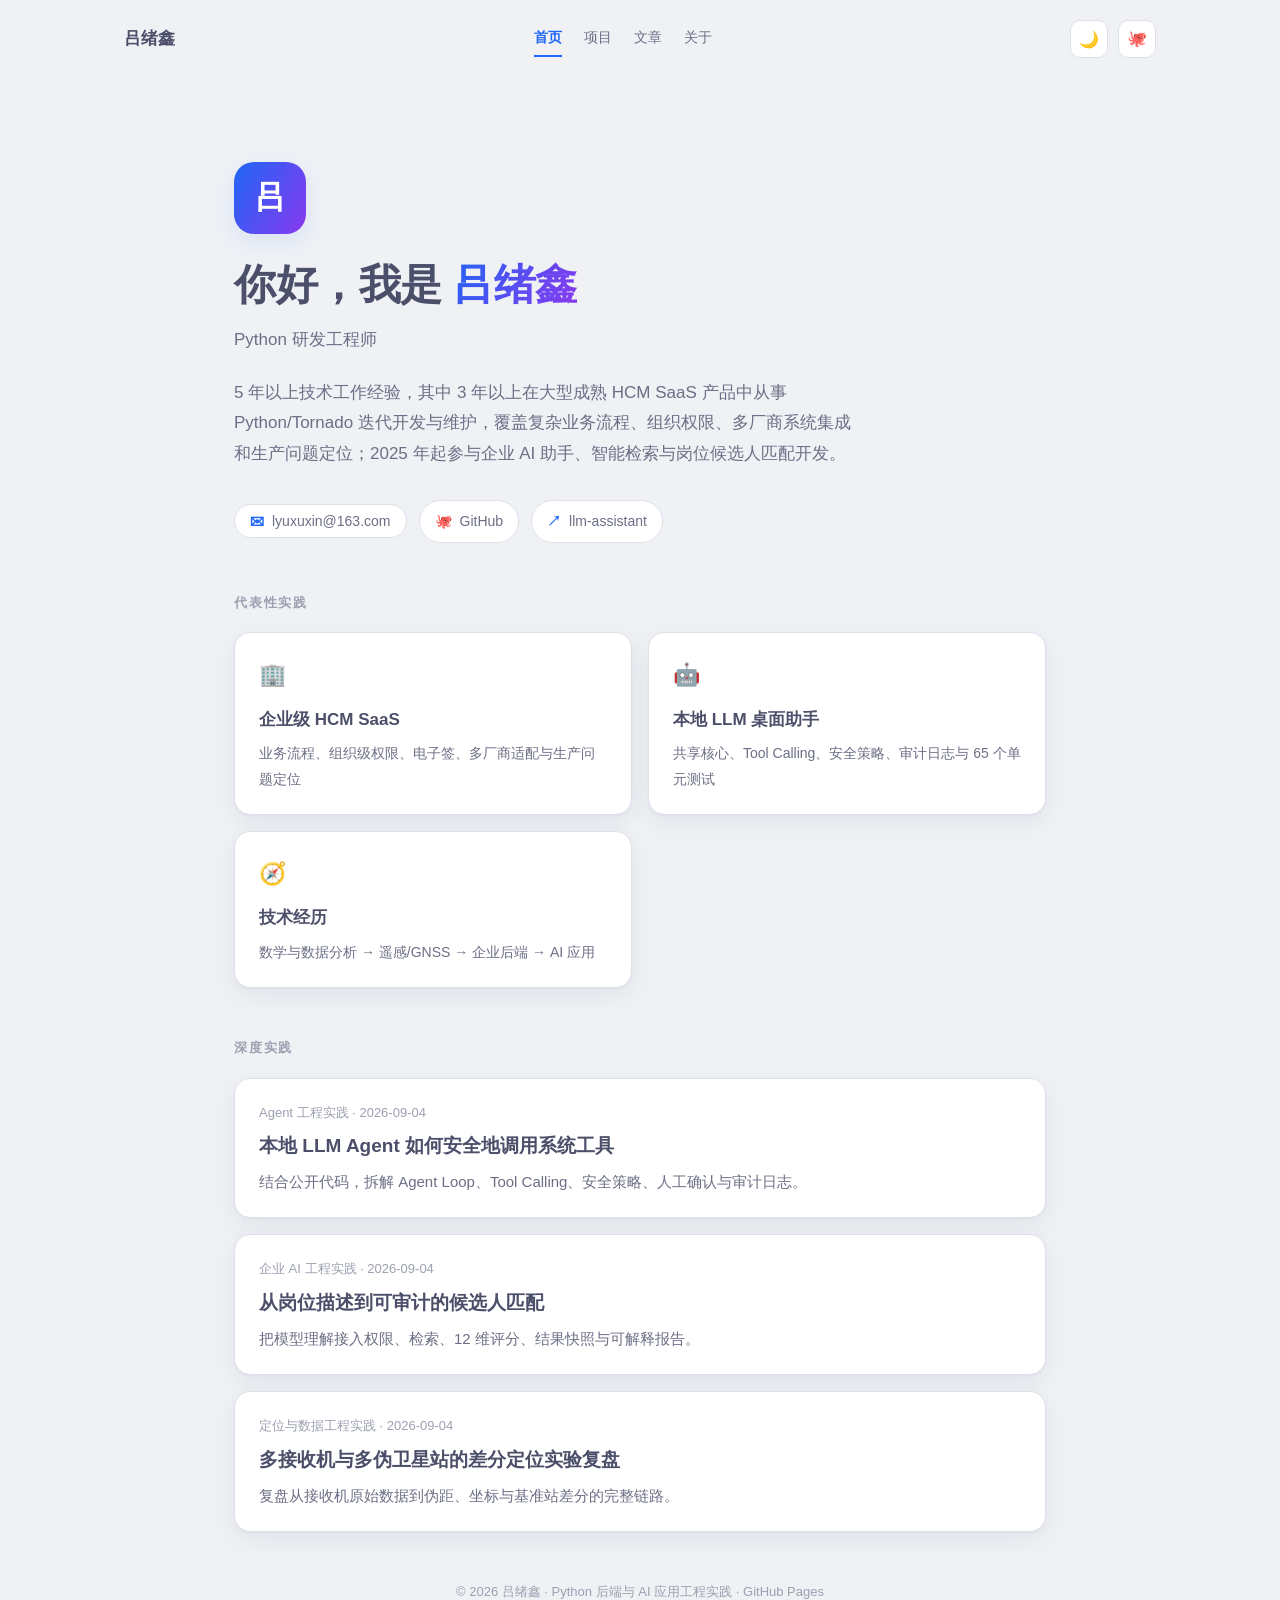
<file: index.html>
<!DOCTYPE html>
<html lang="zh-CN">
<head>
  <meta charset="UTF-8">
  <meta name="viewport" content="width=device-width, initial-scale=1.0">
  <meta name="description" content="吕绪鑫的个人网站 — Python 研发、企业级 SaaS 与 AI 应用工程实践">
  <title>吕绪鑫 · Python 研发工程师</title>
  <link rel="stylesheet" href="/assets/style.css">
  <link rel="icon" href="data:image/svg+xml,<svg xmlns='http://www.w3.org/2000/svg' viewBox='0 0 100 100'><text y='.9em' font-size='90'>🛠️</text></svg>">
</head>
<body>
  <div id="progress"></div>

  <nav class="site-nav">
    <a class="brand" href="/">吕绪鑫</a>
    <div class="nav-links">
      <a href="/" class="active">首页</a>
      <a href="/projects/">项目</a>
      <a href="/posts/">文章</a>
      <a href="/about.html">关于</a>
    </div>
    <div class="nav-right">
      <button id="theme-toggle" class="icon-btn" aria-label="切换明暗主题">🌙</button>
      <a class="icon-btn" href="https://github.com/silaslv" target="_blank" rel="noopener" aria-label="GitHub">🐙</a>
    </div>
  </nav>

  <main class="container">
    <section class="hero">
      <div class="avatar animate">吕</div>
      <h1 class="animate delay-1">你好，我是<span class="grad"> 吕绪鑫</span></h1>
      <p class="tagline animate delay-2">Python 研发工程师</p>
      <p class="bio animate delay-2">
        5 年以上技术工作经验，其中 3 年以上在大型成熟 HCM SaaS 产品中从事 Python/Tornado 迭代开发与维护，覆盖复杂业务流程、组织权限、多厂商系统集成和生产问题定位；2025 年起参与企业 AI 助手、智能检索与岗位候选人匹配开发。
      </p>
      <div class="contacts animate delay-3">
        <button id="copy-email" class="chip copy-email" data-email="lyuxuxin@163.com" title="求职邮箱 · 点击复制">
          <span class="dot">✉</span><span class="email-text">lyuxuxin@163.com</span>
        </button>
        <a class="chip" href="https://github.com/silaslv" target="_blank" rel="noopener">
          <span class="dot">🐙</span> GitHub
        </a>
        <a class="chip" href="https://github.com/silaslv/llm-assistant" target="_blank" rel="noopener">
          <span class="dot">↗</span> llm-assistant
        </a>
      </div>
    </section>

    <section>
      <p class="section-title">代表性实践</p>
      <div class="section-grid evidence-grid animate">
        <a class="entry-card" href="/projects/#hcm">
          <div class="ico">🏢</div>
          <h3>企业级 HCM SaaS</h3>
          <p>业务流程、组织级权限、电子签、多厂商适配与生产问题定位</p>
        </a>
        <a class="entry-card" href="/projects/#llm-assistant">
          <div class="ico">🤖</div>
          <h3>本地 LLM 桌面助手</h3>
          <p>共享核心、Tool Calling、安全策略、审计日志与 65 个单元测试</p>
        </a>
        <a class="entry-card" href="/about.html">
          <div class="ico">🧭</div>
          <h3>技术经历</h3>
          <p>数学与数据分析 → 遥感/GNSS → 企业后端 → AI 应用</p>
        </a>
      </div>
    </section>

    <section>
      <p class="section-title">深度实践</p>
      <a class="post-card animate" href="/posts/2026-09-04-llm-agent-safety-engineering.html">
        <div class="date">Agent 工程实践 · 2026-09-04</div>
        <h2>本地 LLM Agent 如何安全地调用系统工具</h2>
        <p>结合公开代码，拆解 Agent Loop、Tool Calling、安全策略、人工确认与审计日志。</p>
      </a>
      <a class="post-card animate delay-1" href="/posts/2026-09-04-job-candidate-matching-engineering.html">
        <div class="date">企业 AI 工程实践 · 2026-09-04</div>
        <h2>从岗位描述到可审计的候选人匹配</h2>
        <p>把模型理解接入权限、检索、12 维评分、结果快照与可解释报告。</p>
      </a>
      <a class="post-card animate delay-2" href="/posts/2026-09-04-gnss-differential-positioning.html">
        <div class="date">定位与数据工程实践 · 2026-09-04</div>
        <h2>多接收机与多伪卫星站的差分定位实验复盘</h2>
        <p>复盘从接收机原始数据到伪距、坐标与基准站差分的完整链路。</p>
      </a>
    </section>
  </main>

  <footer>
    © 2026 吕绪鑫 · Python 后端与 AI 应用工程实践 · GitHub Pages
  </footer>

  <script src="/assets/main.js"></script>
</body>
</html>
</file>
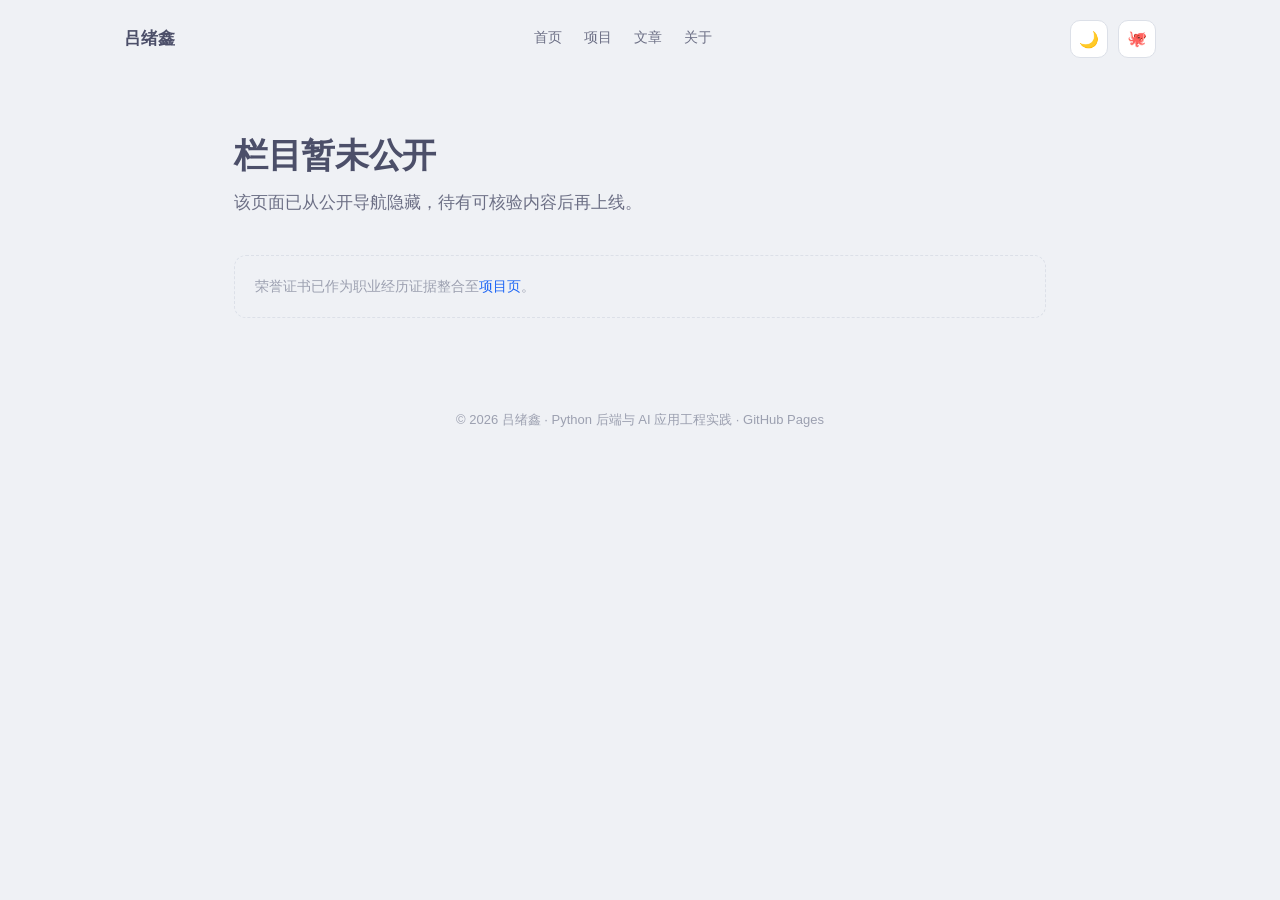
<file: certificates/index.html>
<!DOCTYPE html>
<html lang="zh-CN">
<head>
  <meta charset="UTF-8">
  <meta name="viewport" content="width=device-width, initial-scale=1.0">
  <meta name="robots" content="noindex, nofollow">
  <meta name="description" content="吕绪鑫的证书 — 获奖与资质证明">
  <title>证书 · 吕绪鑫</title>
  <link rel="stylesheet" href="/assets/style.css">
  <link rel="icon" href="data:image/svg+xml,<svg xmlns='http://www.w3.org/2000/svg' viewBox='0 0 100 100'><text y='.9em' font-size='90'>🛠️</text></svg>">
</head>
<body>
  <div id="progress"></div>

  <nav class="site-nav">
    <a class="brand" href="/">吕绪鑫</a>
    <div class="nav-links">
      <a href="/">首页</a>
      <a href="/projects/">项目</a>
      <a href="/posts/">文章</a>
      <a href="/about.html">关于</a>
    </div>
    <div class="nav-right">
      <button id="theme-toggle" class="icon-btn" aria-label="切换明暗主题">🌙</button>
      <a class="icon-btn" href="https://github.com/silaslv" target="_blank" rel="noopener" aria-label="GitHub">🐙</a>
    </div>
  </nav>

  <main class="container">
    <header class="page-header">
      <h1>栏目暂未公开</h1>
      <p class="sub">该页面已从公开导航隐藏，待有可核验内容后再上线。</p>
    </header>

    <div class="empty-note" style="margin-top:16px">
      荣誉证书已作为职业经历证据整合至<a href="/projects/#evidence">项目页</a>。
    </div>

    <section class="cert-grid">
      <!-- 复制以下模板添加一张证书：
      <div class="cert-card">
        <div class="cert-img"><img src="images/2026-05-20-数学竞赛省一等奖.png" alt="证书名称"></div>
        <div class="cert-info">
          <h3>全国大学生数学竞赛省级一等奖</h3>
          <div class="cert-meta">中国数学会 · 本科期间</div>
        </div>
      </div>
      -->
    </section>
  </main>

  <footer>
    © 2026 吕绪鑫 · Python 后端与 AI 应用工程实践 · GitHub Pages
  </footer>

  <script src="/assets/main.js"></script>
</body>
</html>
</file>
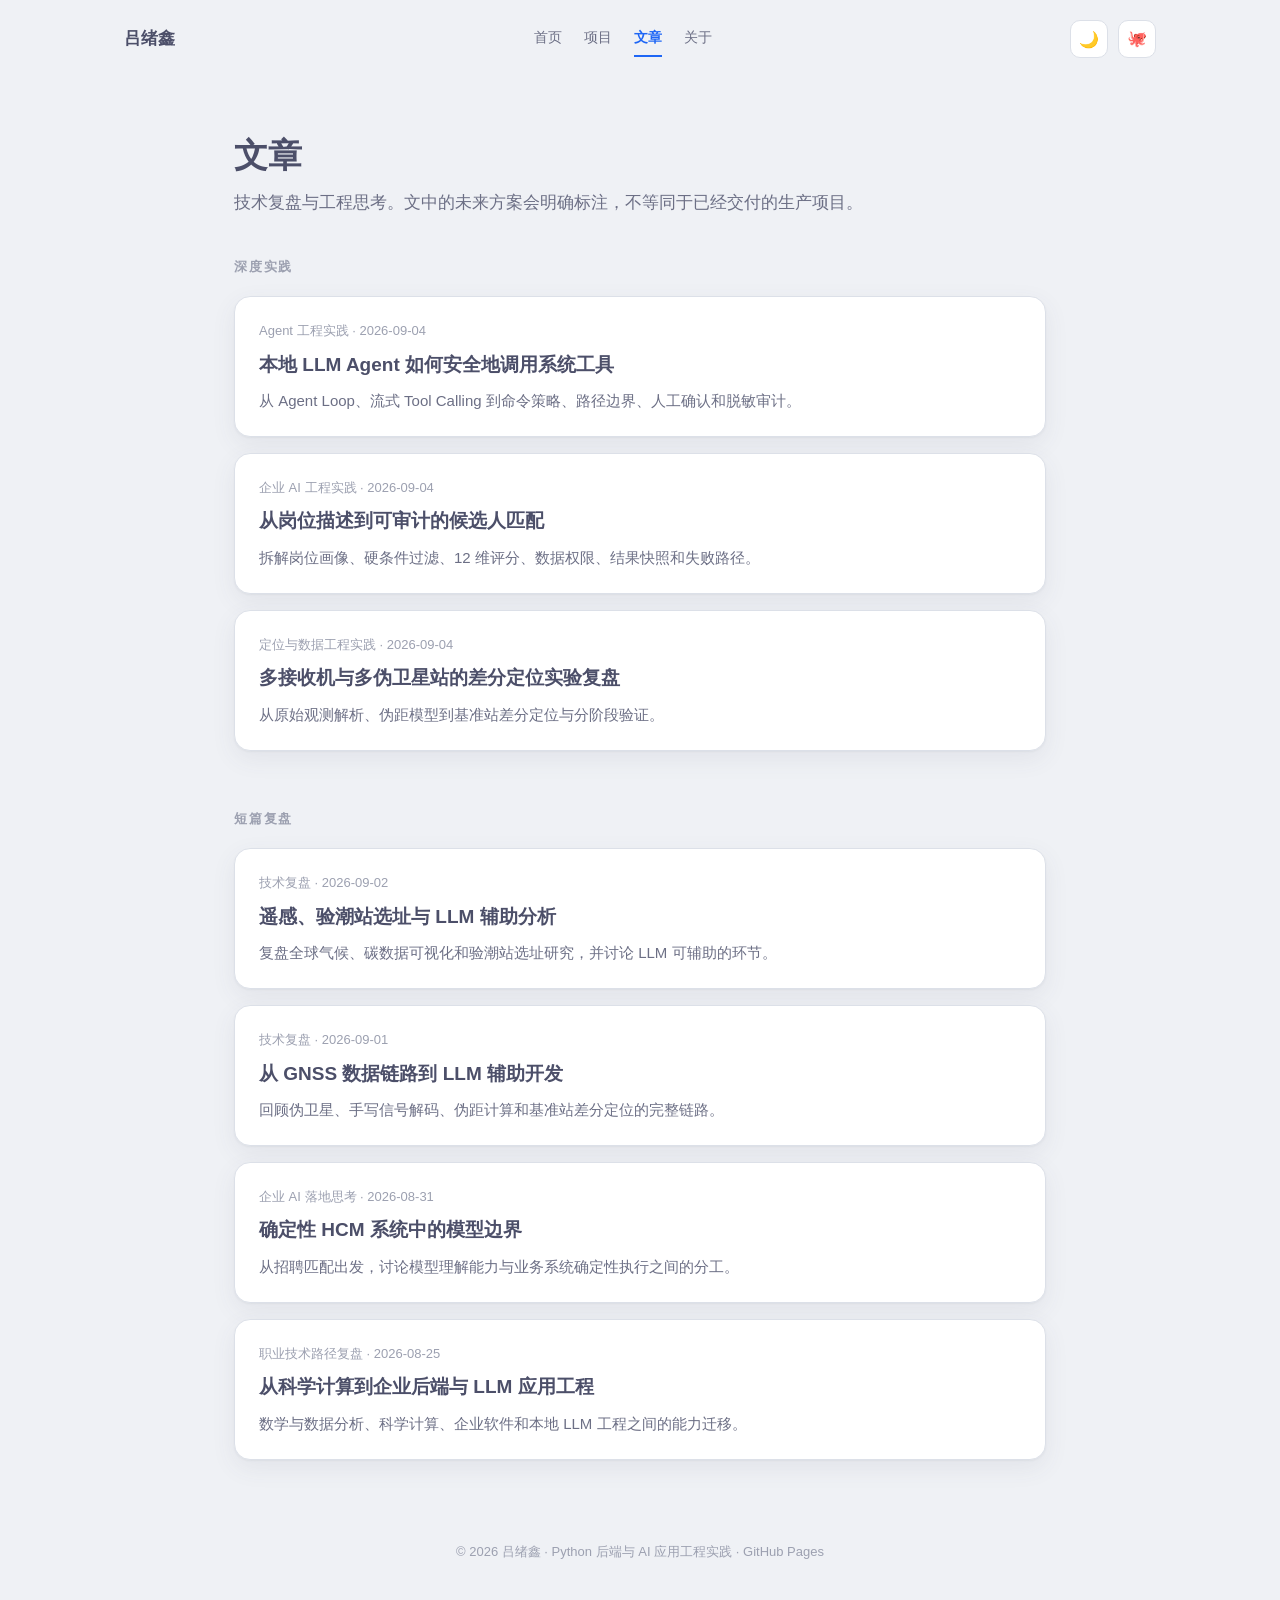
<file: posts/index.html>
<!DOCTYPE html>
<html lang="zh-CN">
<head>
  <meta charset="UTF-8">
  <meta name="viewport" content="width=device-width, initial-scale=1.0">
  <meta name="description" content="吕绪鑫的文章 — 企业软件、AI 应用与科学数据工程复盘">
  <title>文章 · 吕绪鑫</title>
  <link rel="stylesheet" href="/assets/style.css">
  <link rel="icon" href="data:image/svg+xml,<svg xmlns='http://www.w3.org/2000/svg' viewBox='0 0 100 100'><text y='.9em' font-size='90'>🛠️</text></svg>">
</head>
<body>
  <div id="progress"></div>

  <nav class="site-nav">
    <a class="brand" href="/">吕绪鑫</a>
    <div class="nav-links">
      <a href="/">首页</a>
      <a href="/projects/">项目</a>
      <a href="/posts/" class="active">文章</a>
      <a href="/about.html">关于</a>
    </div>
    <div class="nav-right">
      <button id="theme-toggle" class="icon-btn" aria-label="切换明暗主题">🌙</button>
      <a class="icon-btn" href="https://github.com/silaslv" target="_blank" rel="noopener" aria-label="GitHub">🐙</a>
    </div>
  </nav>

  <main class="container">
    <header class="page-header">
      <h1>文章</h1>
      <p class="sub">技术复盘与工程思考。文中的未来方案会明确标注，不等同于已经交付的生产项目。</p>
    </header>

    <section style="padding: 16px 0 12px;">
      <p class="section-title">深度实践</p>
      <a class="post-card animate" href="/posts/2026-09-04-llm-agent-safety-engineering.html">
        <div class="date">Agent 工程实践 · 2026-09-04</div>
        <h2>本地 LLM Agent 如何安全地调用系统工具</h2>
        <p>从 Agent Loop、流式 Tool Calling 到命令策略、路径边界、人工确认和脱敏审计。</p>
      </a>
      <a class="post-card animate delay-1" href="/posts/2026-09-04-job-candidate-matching-engineering.html">
        <div class="date">企业 AI 工程实践 · 2026-09-04</div>
        <h2>从岗位描述到可审计的候选人匹配</h2>
        <p>拆解岗位画像、硬条件过滤、12 维评分、数据权限、结果快照和失败路径。</p>
      </a>
      <a class="post-card animate delay-2" href="/posts/2026-09-04-gnss-differential-positioning.html">
        <div class="date">定位与数据工程实践 · 2026-09-04</div>
        <h2>多接收机与多伪卫星站的差分定位实验复盘</h2>
        <p>从原始观测解析、伪距模型到基准站差分定位与分阶段验证。</p>
      </a>
    </section>

    <section style="padding: 28px 0 32px;">
      <p class="section-title">短篇复盘</p>
      <a class="post-card animate" href="/posts/2026-09-02-llm-empower-remote-sensing.html">
        <div class="date">技术复盘 · 2026-09-02</div>
        <h2>遥感、验潮站选址与 LLM 辅助分析</h2>
        <p>复盘全球气候、碳数据可视化和验潮站选址研究，并讨论 LLM 可辅助的环节。</p>
      </a>
      <a class="post-card animate delay-1" href="/posts/2026-09-01-llm-empower-indoor-positioning.html">
        <div class="date">技术复盘 · 2026-09-01</div>
        <h2>从 GNSS 数据链路到 LLM 辅助开发</h2>
        <p>回顾伪卫星、手写信号解码、伪距计算和基准站差分定位的完整链路。</p>
      </a>
      <a class="post-card animate delay-2" href="/posts/2026-08-31-llm-empower-hr-system.html">
        <div class="date">企业 AI 落地思考 · 2026-08-31</div>
        <h2>确定性 HCM 系统中的模型边界</h2>
        <p>从招聘匹配出发，讨论模型理解能力与业务系统确定性执行之间的分工。</p>
      </a>
      <a class="post-card animate delay-3" href="/posts/2026-08-25-from-math-to-llm-engineering.html">
        <div class="date">职业技术路径复盘 · 2026-08-25</div>
        <h2>从科学计算到企业后端与 LLM 应用工程</h2>
        <p>数学与数据分析、科学计算、企业软件和本地 LLM 工程之间的能力迁移。</p>
      </a>
    </section>
  </main>

  <footer>
    © 2026 吕绪鑫 · Python 后端与 AI 应用工程实践 · GitHub Pages
  </footer>

  <script src="/assets/main.js"></script>
</body>
</html>
</file>
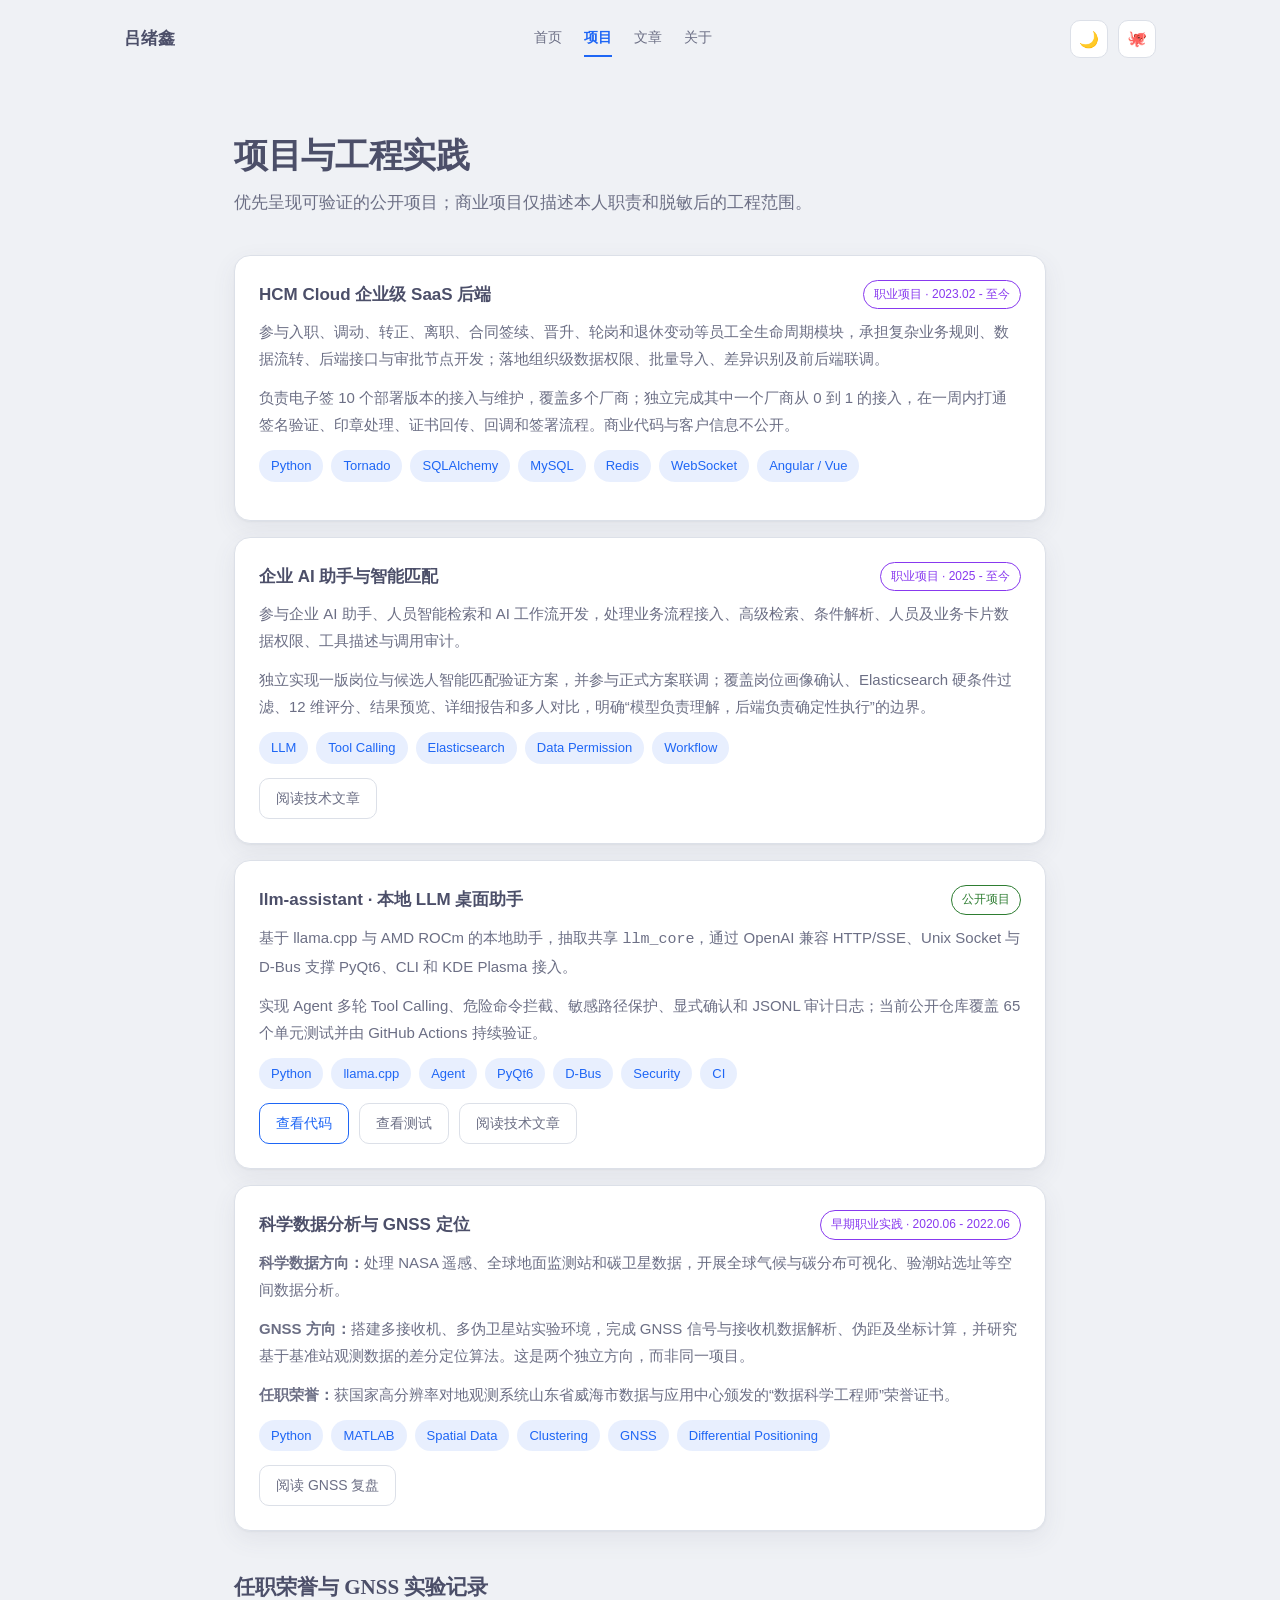
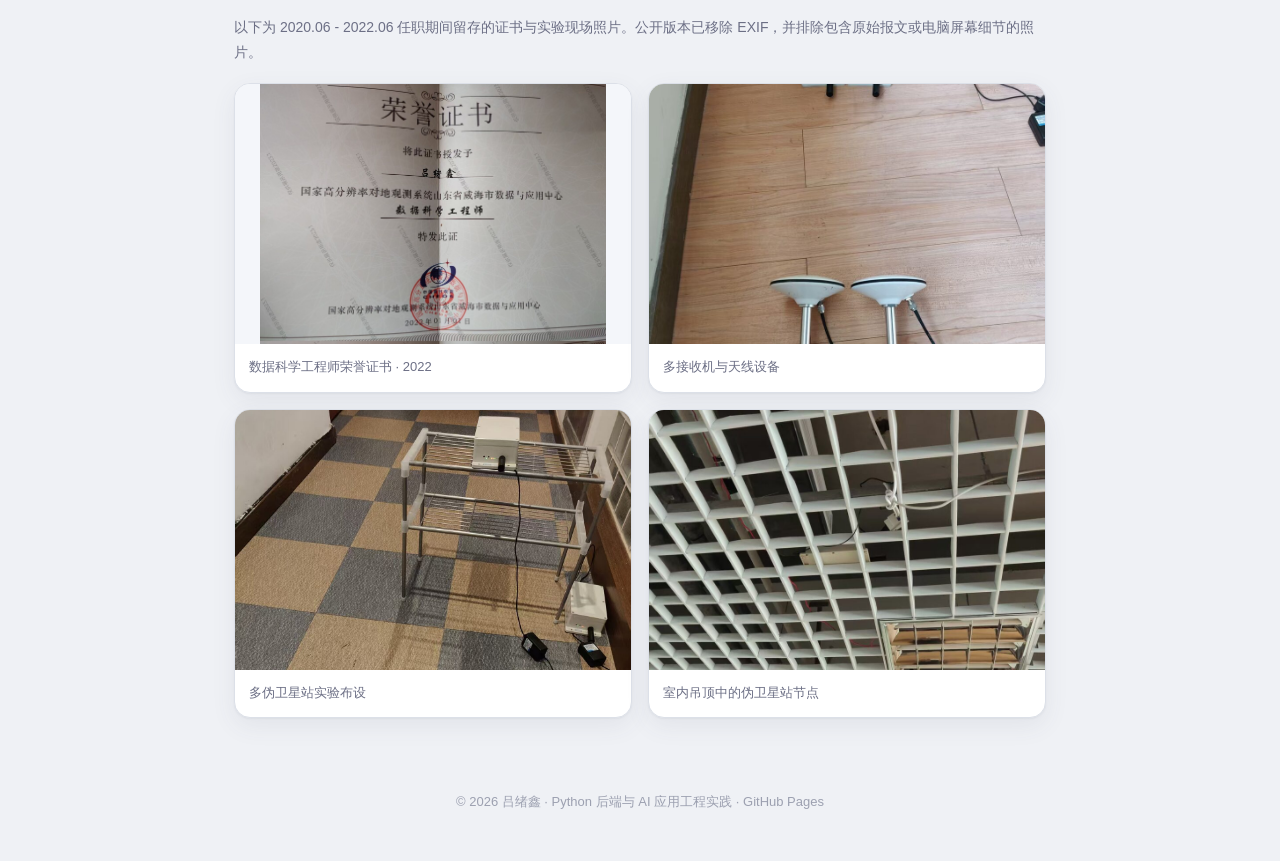
<file: projects/index.html>
<!DOCTYPE html>
<html lang="zh-CN">
<head>
  <meta charset="UTF-8">
  <meta name="viewport" content="width=device-width, initial-scale=1.0">
  <meta name="description" content="吕绪鑫的项目 — 企业级 HCM SaaS、企业 AI 应用、本地 LLM 助手与科学数据实践">
  <title>项目 · 吕绪鑫</title>
  <link rel="stylesheet" href="/assets/style.css">
  <link rel="icon" href="data:image/svg+xml,<svg xmlns='http://www.w3.org/2000/svg' viewBox='0 0 100 100'><text y='.9em' font-size='90'>🛠️</text></svg>">
</head>
<body>
  <div id="progress"></div>

  <nav class="site-nav">
    <a class="brand" href="/">吕绪鑫</a>
    <div class="nav-links">
      <a href="/">首页</a>
      <a href="/projects/" class="active">项目</a>
      <a href="/posts/">文章</a>
      <a href="/about.html">关于</a>
    </div>
    <div class="nav-right">
      <button id="theme-toggle" class="icon-btn" aria-label="切换明暗主题">🌙</button>
      <a class="icon-btn" href="https://github.com/silaslv" target="_blank" rel="noopener" aria-label="GitHub">🐙</a>
    </div>
  </nav>

  <main class="container">
    <header class="page-header">
      <h1>项目与工程实践</h1>
      <p class="sub">优先呈现可验证的公开项目；商业项目仅描述本人职责和脱敏后的工程范围。</p>
    </header>

    <section style="padding: 16px 0 32px;">
      <div class="project-card animate" id="hcm">
        <div class="head">
          <h3>HCM Cloud 企业级 SaaS 后端</h3>
          <span class="status work">职业项目 · 2023.02 - 至今</span>
        </div>
        <p>参与入职、调动、转正、离职、合同签续、晋升、轮岗和退休变动等员工全生命周期模块，承担复杂业务规则、数据流转、后端接口与审批节点开发；落地组织级数据权限、批量导入、差异识别及前后端联调。</p>
        <p>负责电子签 10 个部署版本的接入与维护，覆盖多个厂商；独立完成其中一个厂商从 0 到 1 的接入，在一周内打通签名验证、印章处理、证书回传、回调和签署流程。商业代码与客户信息不公开。</p>
        <div class="tags">
          <span class="tag">Python</span><span class="tag">Tornado</span><span class="tag">SQLAlchemy</span><span class="tag">MySQL</span><span class="tag">Redis</span><span class="tag">WebSocket</span><span class="tag">Angular / Vue</span>
        </div>
      </div>

      <div class="project-card animate delay-1" id="enterprise-ai">
        <div class="head">
          <h3>企业 AI 助手与智能匹配</h3>
          <span class="status work">职业项目 · 2025 - 至今</span>
        </div>
        <p>参与企业 AI 助手、人员智能检索和 AI 工作流开发，处理业务流程接入、高级检索、条件解析、人员及业务卡片数据权限、工具描述与调用审计。</p>
        <p>独立实现一版岗位与候选人智能匹配验证方案，并参与正式方案联调；覆盖岗位画像确认、Elasticsearch 硬条件过滤、12 维评分、结果预览、详细报告和多人对比，明确“模型负责理解，后端负责确定性执行”的边界。</p>
        <div class="tags">
          <span class="tag">LLM</span><span class="tag">Tool Calling</span><span class="tag">Elasticsearch</span><span class="tag">Data Permission</span><span class="tag">Workflow</span>
        </div>
        <div class="project-links">
          <a class="btn secondary" href="/posts/2026-09-04-job-candidate-matching-engineering.html">阅读技术文章</a>
        </div>
      </div>

      <div class="project-card animate delay-2" id="llm-assistant">
        <div class="head">
          <h3>llm-assistant · 本地 LLM 桌面助手</h3>
          <span class="status live">公开项目</span>
        </div>
        <p>基于 llama.cpp 与 AMD ROCm 的本地助手，抽取共享 <code>llm_core</code>，通过 OpenAI 兼容 HTTP/SSE、Unix Socket 与 D-Bus 支撑 PyQt6、CLI 和 KDE Plasma 接入。</p>
        <p>实现 Agent 多轮 Tool Calling、危险命令拦截、敏感路径保护、显式确认和 JSONL 审计日志；当前公开仓库覆盖 65 个单元测试并由 GitHub Actions 持续验证。</p>
        <div class="tags">
          <span class="tag">Python</span><span class="tag">llama.cpp</span><span class="tag">Agent</span><span class="tag">PyQt6</span><span class="tag">D-Bus</span><span class="tag">Security</span><span class="tag">CI</span>
        </div>
        <div class="project-links">
          <a class="btn" href="https://github.com/silaslv/llm-assistant" target="_blank" rel="noopener">查看代码</a>
          <a class="btn secondary" href="https://github.com/silaslv/llm-assistant/actions" target="_blank" rel="noopener">查看测试</a>
          <a class="btn secondary" href="/posts/2026-09-04-llm-agent-safety-engineering.html">阅读技术文章</a>
        </div>
      </div>

      <div class="project-card animate" id="scientific-data">
        <div class="head">
          <h3>科学数据分析与 GNSS 定位</h3>
          <span class="status work">早期职业实践 · 2020.06 - 2022.06</span>
        </div>
        <p><strong>科学数据方向：</strong>处理 NASA 遥感、全球地面监测站和碳卫星数据，开展全球气候与碳分布可视化、验潮站选址等空间数据分析。</p>
        <p><strong>GNSS 方向：</strong>搭建多接收机、多伪卫星站实验环境，完成 GNSS 信号与接收机数据解析、伪距及坐标计算，并研究基于基准站观测数据的差分定位算法。这是两个独立方向，而非同一项目。</p>
        <p><strong>任职荣誉：</strong>获国家高分辨率对地观测系统山东省威海市数据与应用中心颁发的“数据科学工程师”荣誉证书。</p>
        <div class="tags">
          <span class="tag">Python</span><span class="tag">MATLAB</span><span class="tag">Spatial Data</span><span class="tag">Clustering</span><span class="tag">GNSS</span><span class="tag">Differential Positioning</span>
        </div>
        <div class="project-links">
          <a class="btn secondary" href="/posts/2026-09-04-gnss-differential-positioning.html">阅读 GNSS 复盘</a>
        </div>
      </div>

      <section class="evidence-block" id="evidence" aria-labelledby="evidence-title">
        <h2 id="evidence-title">任职荣誉与 GNSS 实验记录</h2>
        <p class="evidence-note">以下为 2020.06 - 2022.06 任职期间留存的证书与实验现场照片。公开版本已移除 EXIF，并排除包含原始报文或电脑屏幕细节的照片。</p>
        <div class="evidence-gallery">
          <figure class="evidence-item certificate-evidence">
            <img src="/assets/evidence/data-science-engineer-honor.jpg" width="1400" height="1050" alt="吕绪鑫数据科学工程师荣誉证书">
            <figcaption>数据科学工程师荣誉证书 · 2022</figcaption>
          </figure>
          <figure class="evidence-item">
            <img src="/assets/evidence/gnss-receivers-and-antennas.jpg" width="900" height="1200" alt="GNSS 多接收机与天线实验设备">
            <figcaption>多接收机与天线设备</figcaption>
          </figure>
          <figure class="evidence-item">
            <img src="/assets/evidence/gnss-multi-station-experiment.jpg" width="1200" height="844" alt="室内多伪卫星站实验布设">
            <figcaption>多伪卫星站实验布设</figcaption>
          </figure>
          <figure class="evidence-item">
            <img src="/assets/evidence/gnss-ceiling-pseudolite.jpg" width="900" height="1200" alt="安装在室内吊顶的伪卫星站节点">
            <figcaption>室内吊顶中的伪卫星站节点</figcaption>
          </figure>
        </div>
      </section>
    </section>
  </main>

  <footer>
    © 2026 吕绪鑫 · Python 后端与 AI 应用工程实践 · GitHub Pages
  </footer>

  <script src="/assets/main.js"></script>
</body>
</html>
</file>
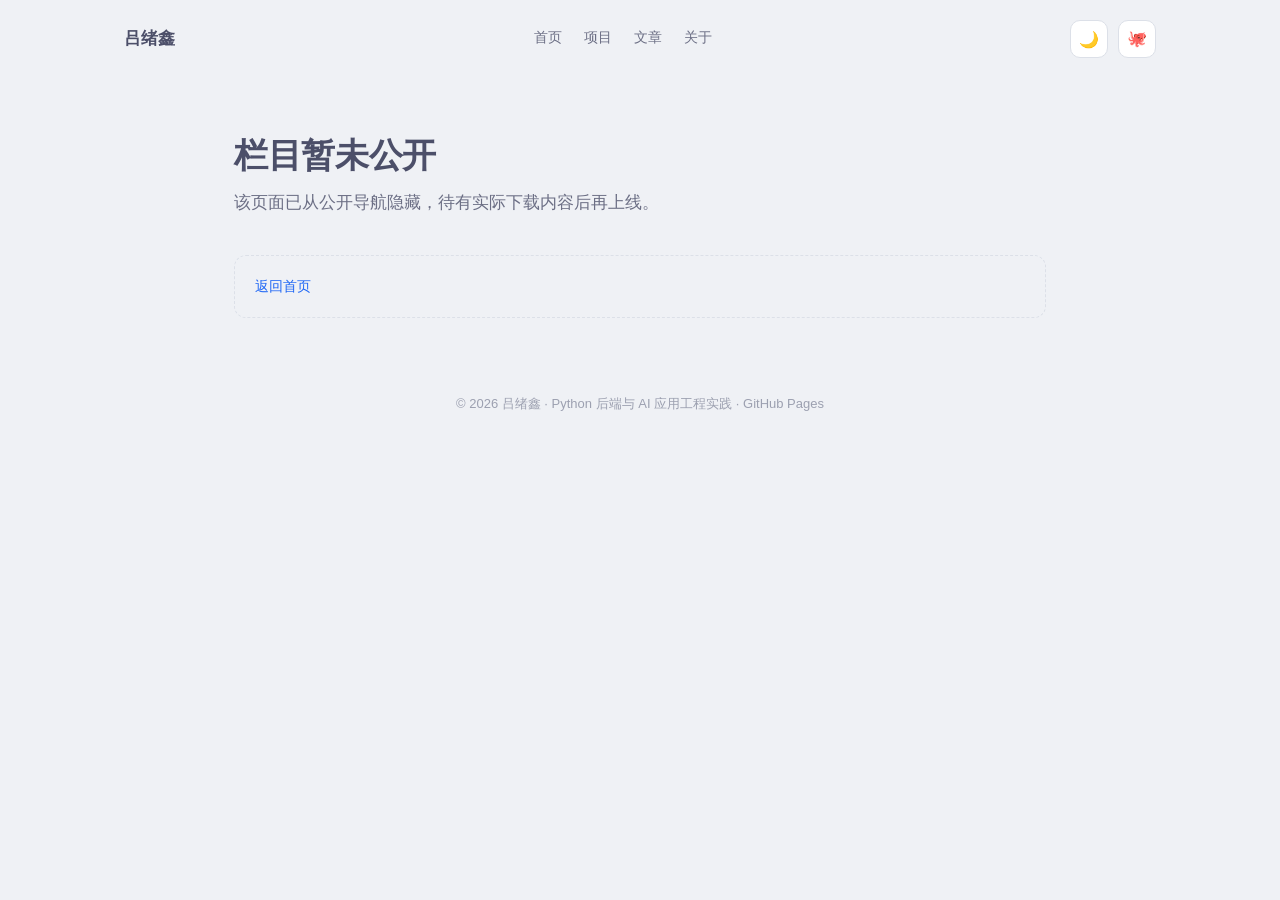
<file: resources/index.html>
<!DOCTYPE html>
<html lang="zh-CN">
<head>
  <meta charset="UTF-8">
  <meta name="viewport" content="width=device-width, initial-scale=1.0">
  <meta name="robots" content="noindex, nofollow">
  <meta name="description" content="吕绪鑫的资源中心 — PPT / 视频 / 音频 / 文档下载">
  <title>资源 · 吕绪鑫</title>
  <link rel="stylesheet" href="/assets/style.css">
  <link rel="icon" href="data:image/svg+xml,<svg xmlns='http://www.w3.org/2000/svg' viewBox='0 0 100 100'><text y='.9em' font-size='90'>🛠️</text></svg>">
</head>
<body>
  <div id="progress"></div>

  <nav class="site-nav">
    <a class="brand" href="/">吕绪鑫</a>
    <div class="nav-links">
      <a href="/">首页</a>
      <a href="/projects/">项目</a>
      <a href="/posts/">文章</a>
      <a href="/about.html">关于</a>
    </div>
    <div class="nav-right">
      <button id="theme-toggle" class="icon-btn" aria-label="切换明暗主题">🌙</button>
      <a class="icon-btn" href="https://github.com/silaslv" target="_blank" rel="noopener" aria-label="GitHub">🐙</a>
    </div>
  </nav>

  <main class="container">
    <header class="page-header">
      <h1>栏目暂未公开</h1>
      <p class="sub">该页面已从公开导航隐藏，待有实际下载内容后再上线。</p>
    </header>

    <section style="padding: 16px 0 32px;">
      <div class="empty-note"><a href="/">返回首页</a></div>
    </section>
  </main>

  <footer>
    © 2026 吕绪鑫 · Python 后端与 AI 应用工程实践 · GitHub Pages
  </footer>

  <script src="/assets/main.js"></script>
</body>
</html>
</file>
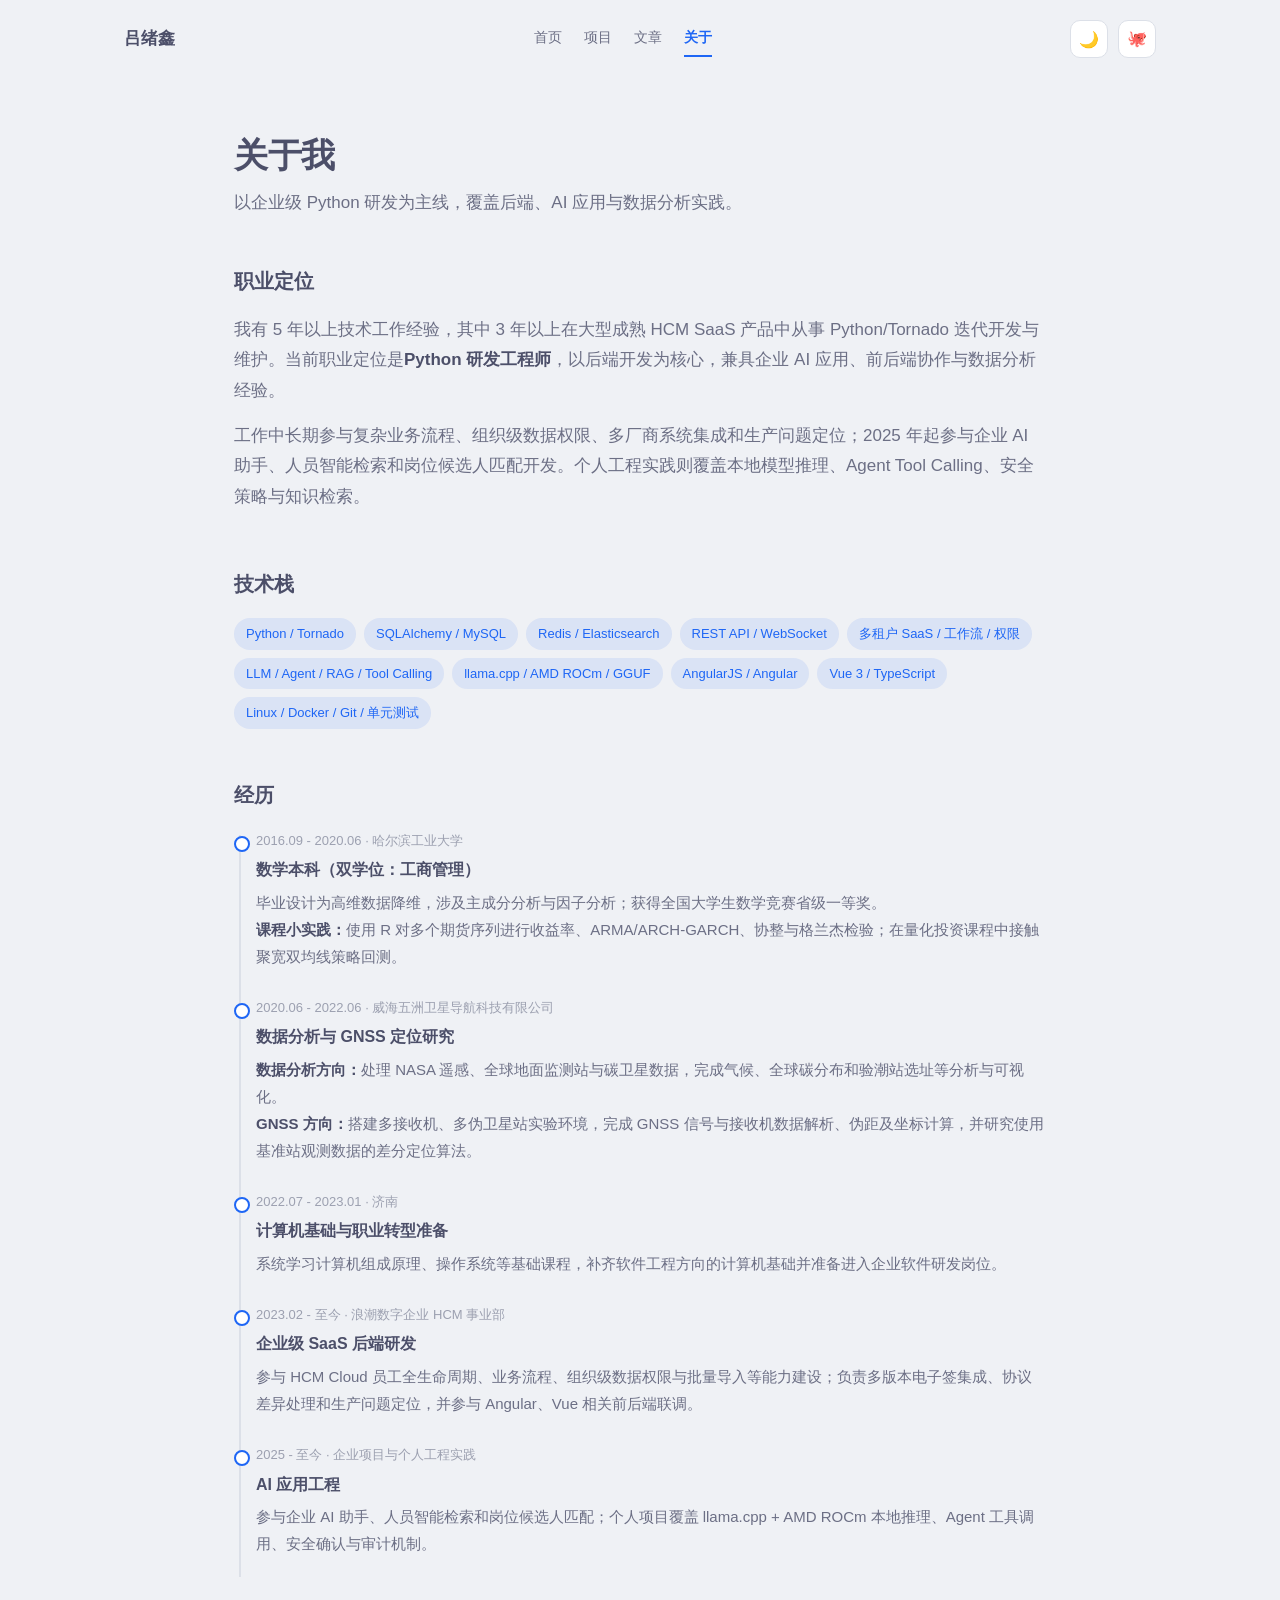
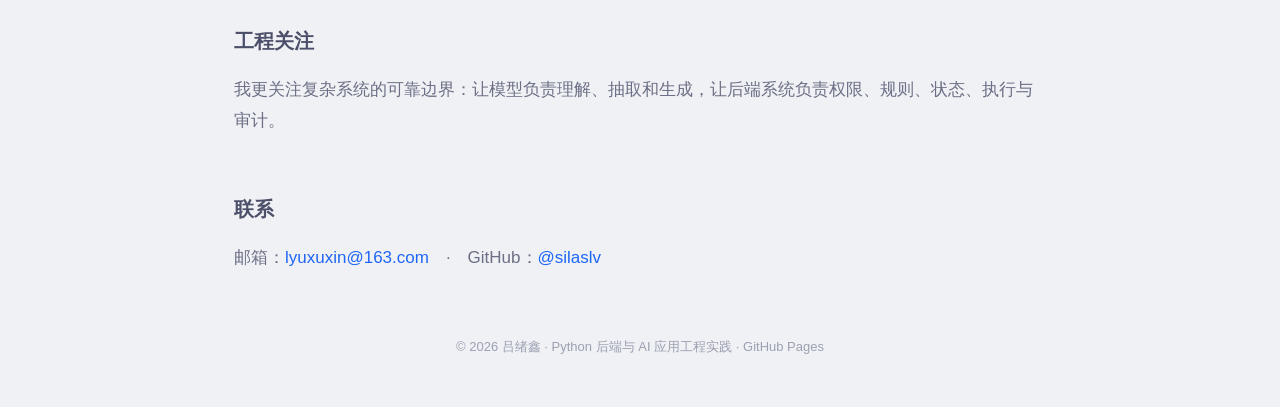
<file: about.html>
<!DOCTYPE html>
<html lang="zh-CN">
<head>
  <meta charset="UTF-8">
  <meta name="viewport" content="width=device-width, initial-scale=1.0">
  <meta name="description" content="关于吕绪鑫 — Python 研发工程师">
  <title>关于 · 吕绪鑫</title>
  <link rel="stylesheet" href="/assets/style.css">
  <link rel="icon" href="data:image/svg+xml,<svg xmlns='http://www.w3.org/2000/svg' viewBox='0 0 100 100'><text y='.9em' font-size='90'>🛠️</text></svg>">
</head>
<body>
  <div id="progress"></div>

  <nav class="site-nav">
    <a class="brand" href="/">吕绪鑫</a>
    <div class="nav-links">
      <a href="/">首页</a>
      <a href="/projects/">项目</a>
      <a href="/posts/">文章</a>
      <a href="/about.html" class="active">关于</a>
    </div>
    <div class="nav-right">
      <button id="theme-toggle" class="icon-btn" aria-label="切换明暗主题">🌙</button>
      <a class="icon-btn" href="https://github.com/silaslv" target="_blank" rel="noopener" aria-label="GitHub">🐙</a>
    </div>
  </nav>

  <main class="container">
    <header class="page-header">
      <h1>关于我</h1>
      <p class="sub">以企业级 Python 研发为主线，覆盖后端、AI 应用与数据分析实践。</p>
    </header>

    <section class="about-section">
      <h2>职业定位</h2>
      <p>
        我有 5 年以上技术工作经验，其中 3 年以上在大型成熟 HCM SaaS 产品中从事 Python/Tornado 迭代开发与维护。当前职业定位是<strong>Python 研发工程师</strong>，以后端开发为核心，兼具企业 AI 应用、前后端协作与数据分析经验。
      </p>
      <p>
        工作中长期参与复杂业务流程、组织级数据权限、多厂商系统集成和生产问题定位；2025 年起参与企业 AI 助手、人员智能检索和岗位候选人匹配开发。个人工程实践则覆盖本地模型推理、Agent Tool Calling、安全策略与知识检索。
      </p>
    </section>

    <section class="about-section">
      <h2>技术栈</h2>
      <div class="tags">
        <span class="tag">Python / Tornado</span>
        <span class="tag">SQLAlchemy / MySQL</span>
        <span class="tag">Redis / Elasticsearch</span>
        <span class="tag">REST API / WebSocket</span>
        <span class="tag">多租户 SaaS / 工作流 / 权限</span>
        <span class="tag">LLM / Agent / RAG / Tool Calling</span>
        <span class="tag">llama.cpp / AMD ROCm / GGUF</span>
        <span class="tag">AngularJS / Angular</span>
        <span class="tag">Vue 3 / TypeScript</span>
        <span class="tag">Linux / Docker / Git / 单元测试</span>
      </div>
    </section>

    <section class="about-section">
      <h2>经历</h2>
      <div class="timeline">
        <div class="timeline-item">
          <div class="period">2016.09 - 2020.06 · 哈尔滨工业大学</div>
          <h3>数学本科（双学位：工商管理）</h3>
          <p>毕业设计为高维数据降维，涉及主成分分析与因子分析；获得全国大学生数学竞赛省级一等奖。</p>
          <p><strong>课程小实践：</strong>使用 R 对多个期货序列进行收益率、ARMA/ARCH-GARCH、协整与格兰杰检验；在量化投资课程中接触聚宽双均线策略回测。</p>
        </div>
        <div class="timeline-item">
          <div class="period">2020.06 - 2022.06 · 威海五洲卫星导航科技有限公司</div>
          <h3>数据分析与 GNSS 定位研究</h3>
          <p><strong>数据分析方向：</strong>处理 NASA 遥感、全球地面监测站与碳卫星数据，完成气候、全球碳分布和验潮站选址等分析与可视化。</p>
          <p><strong>GNSS 方向：</strong>搭建多接收机、多伪卫星站实验环境，完成 GNSS 信号与接收机数据解析、伪距及坐标计算，并研究使用基准站观测数据的差分定位算法。</p>
        </div>
        <div class="timeline-item">
          <div class="period">2022.07 - 2023.01 · 济南</div>
          <h3>计算机基础与职业转型准备</h3>
          <p>系统学习计算机组成原理、操作系统等基础课程，补齐软件工程方向的计算机基础并准备进入企业软件研发岗位。</p>
        </div>
        <div class="timeline-item">
          <div class="period">2023.02 - 至今 · 浪潮数字企业 HCM 事业部</div>
          <h3>企业级 SaaS 后端研发</h3>
          <p>参与 HCM Cloud 员工全生命周期、业务流程、组织级数据权限与批量导入等能力建设；负责多版本电子签集成、协议差异处理和生产问题定位，并参与 Angular、Vue 相关前后端联调。</p>
        </div>
        <div class="timeline-item">
          <div class="period">2025 - 至今 · 企业项目与个人工程实践</div>
          <h3>AI 应用工程</h3>
          <p>参与企业 AI 助手、人员智能检索和岗位候选人匹配；个人项目覆盖 llama.cpp + AMD ROCm 本地推理、Agent 工具调用、安全确认与审计机制。</p>
        </div>
      </div>
    </section>

    <section class="about-section">
      <h2>工程关注</h2>
      <p>我更关注复杂系统的可靠边界：让模型负责理解、抽取和生成，让后端系统负责权限、规则、状态、执行与审计。</p>
    </section>

    <section class="about-section">
      <h2>联系</h2>
      <p>邮箱：<a href="mailto:lyuxuxin@163.com">lyuxuxin@163.com</a>　·　GitHub：<a href="https://github.com/silaslv" target="_blank" rel="noopener">@silaslv</a></p>
    </section>
  </main>

  <footer>
    © 2026 吕绪鑫 · Python 后端与 AI 应用工程实践 · GitHub Pages
  </footer>

  <script src="/assets/main.js"></script>
</body>
</html>
</file>
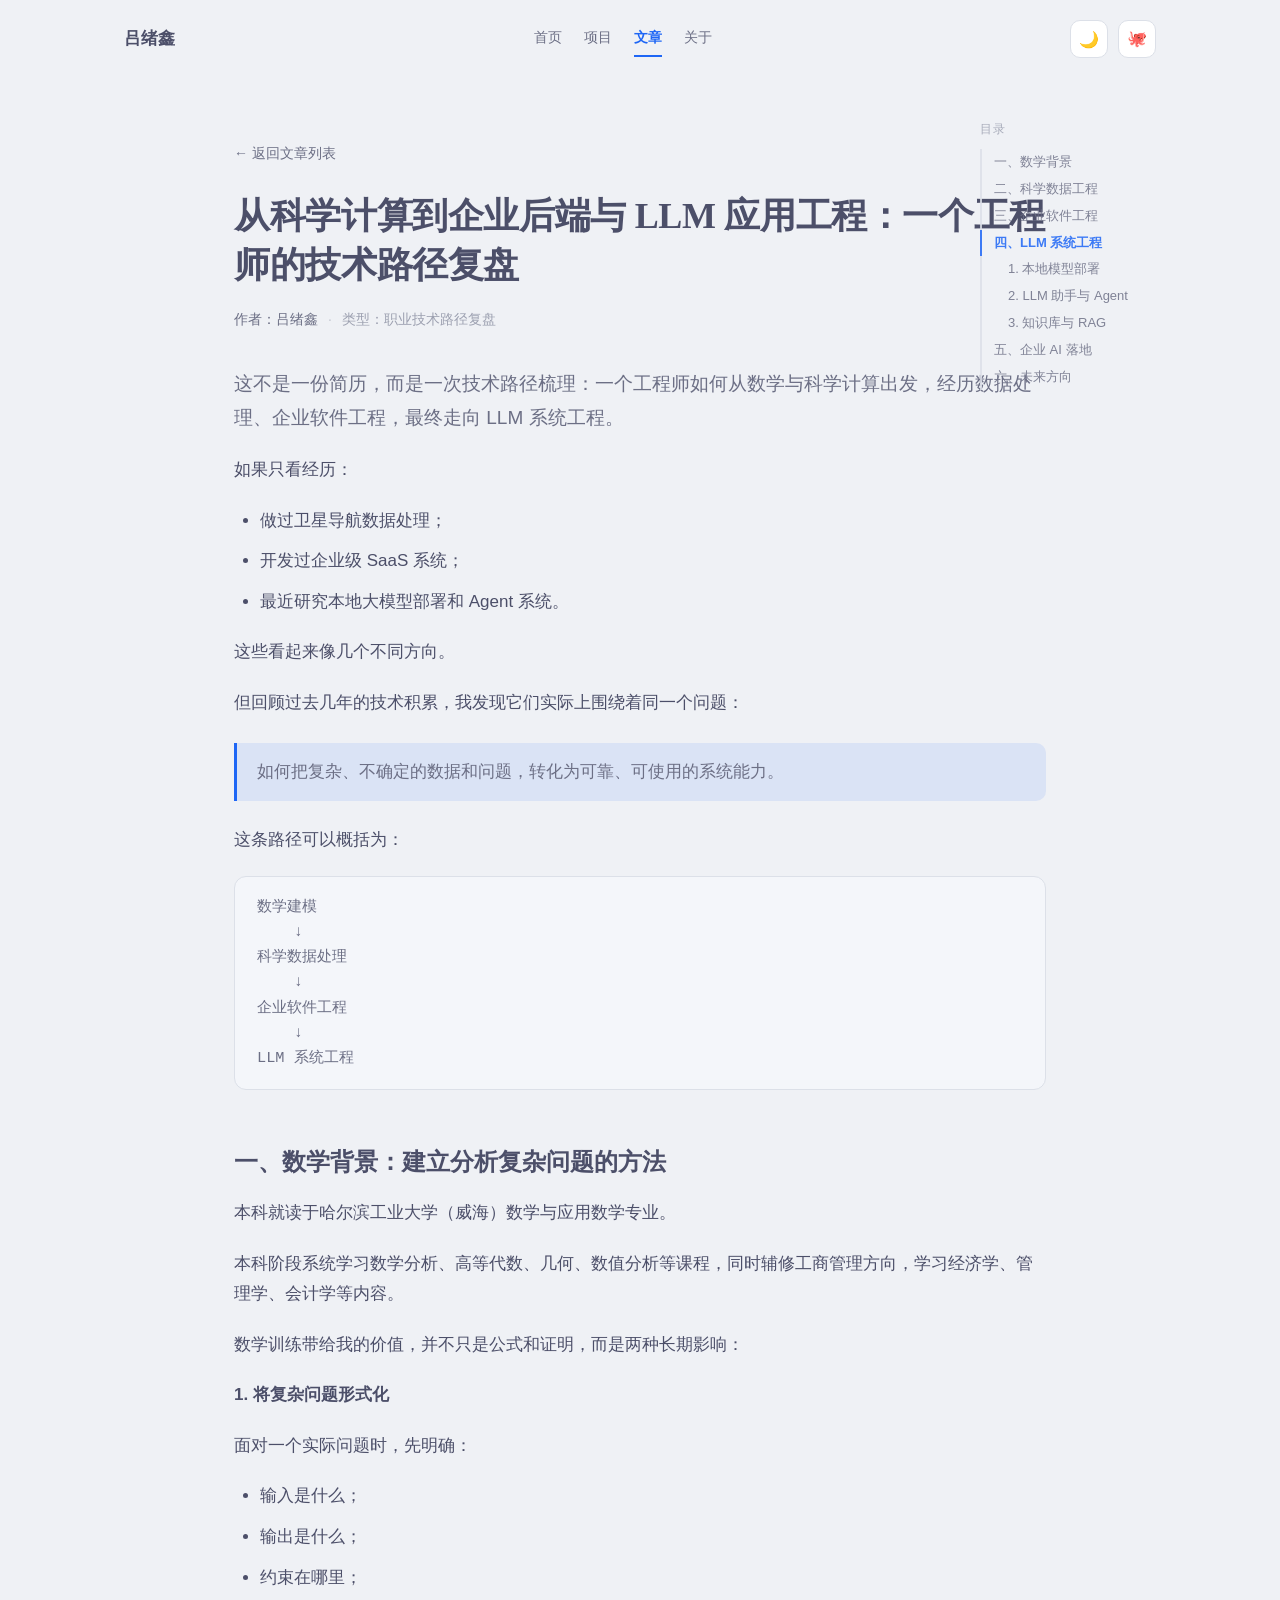
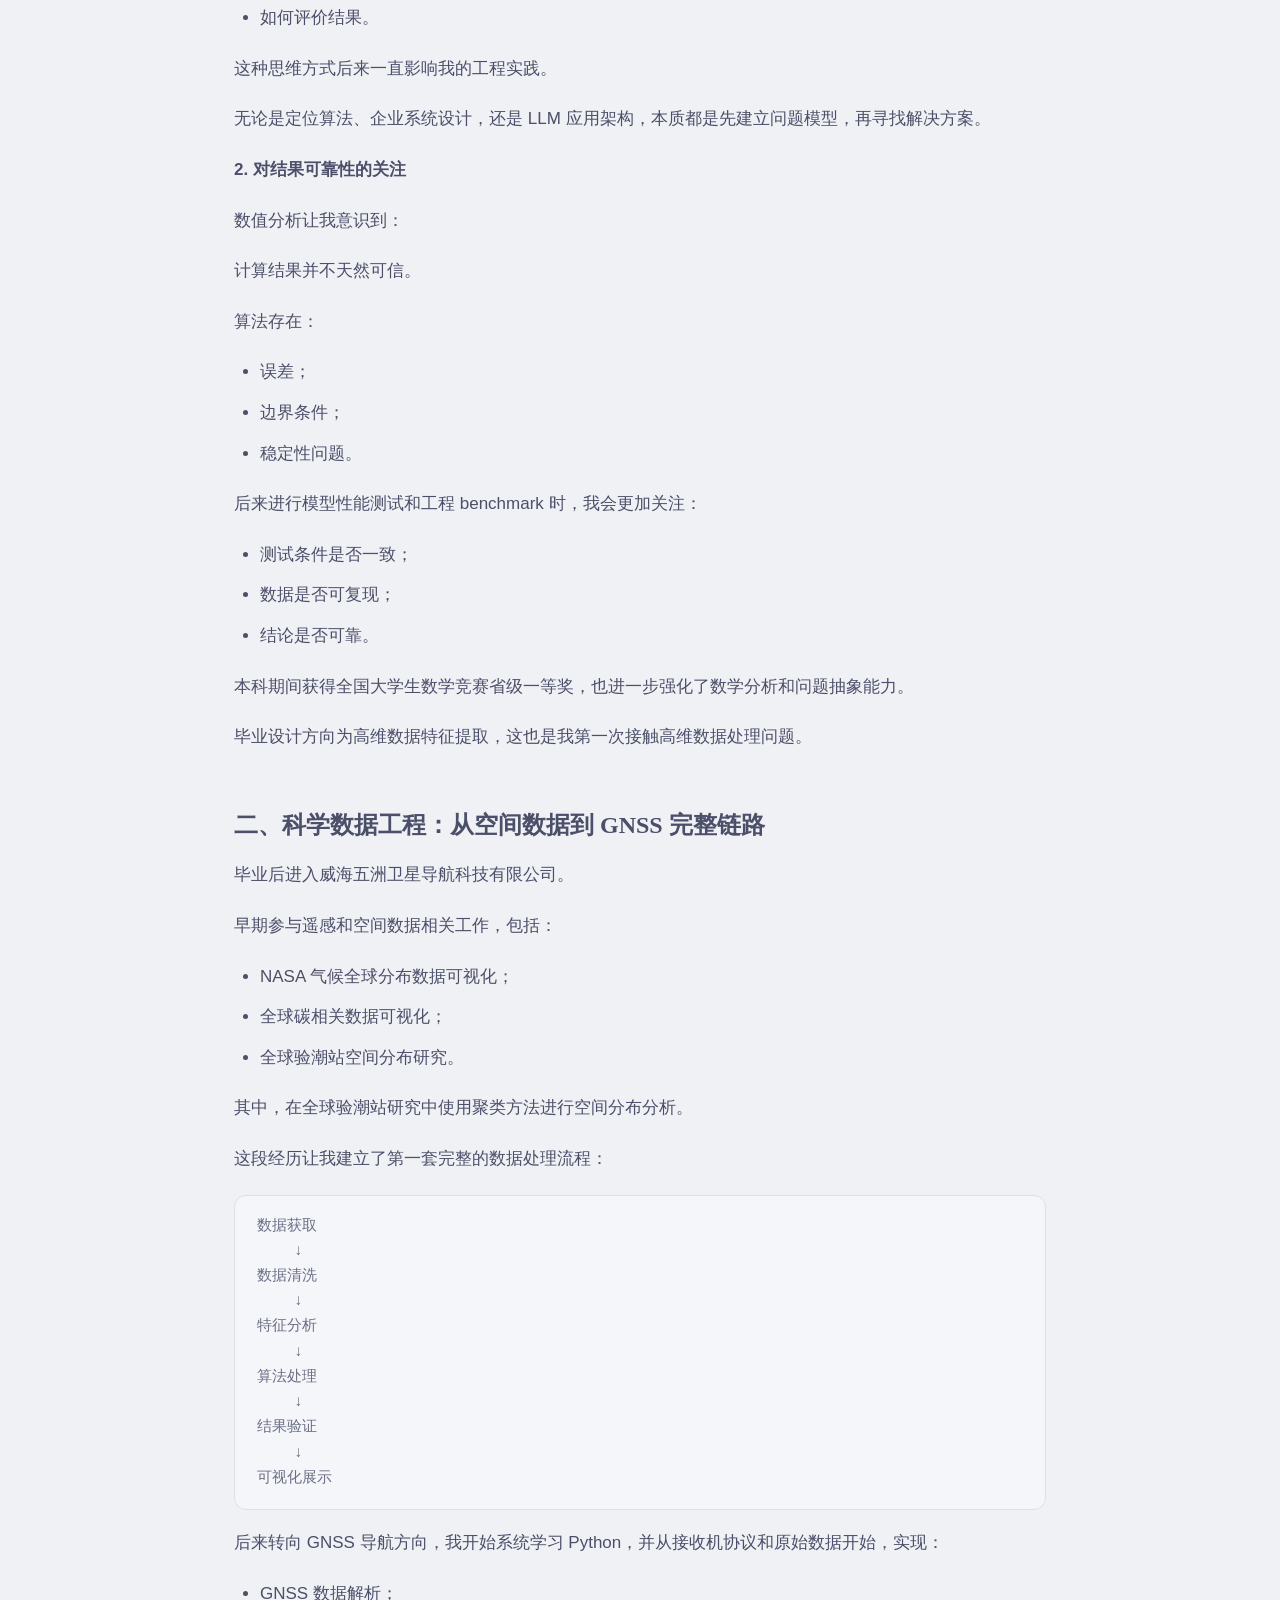
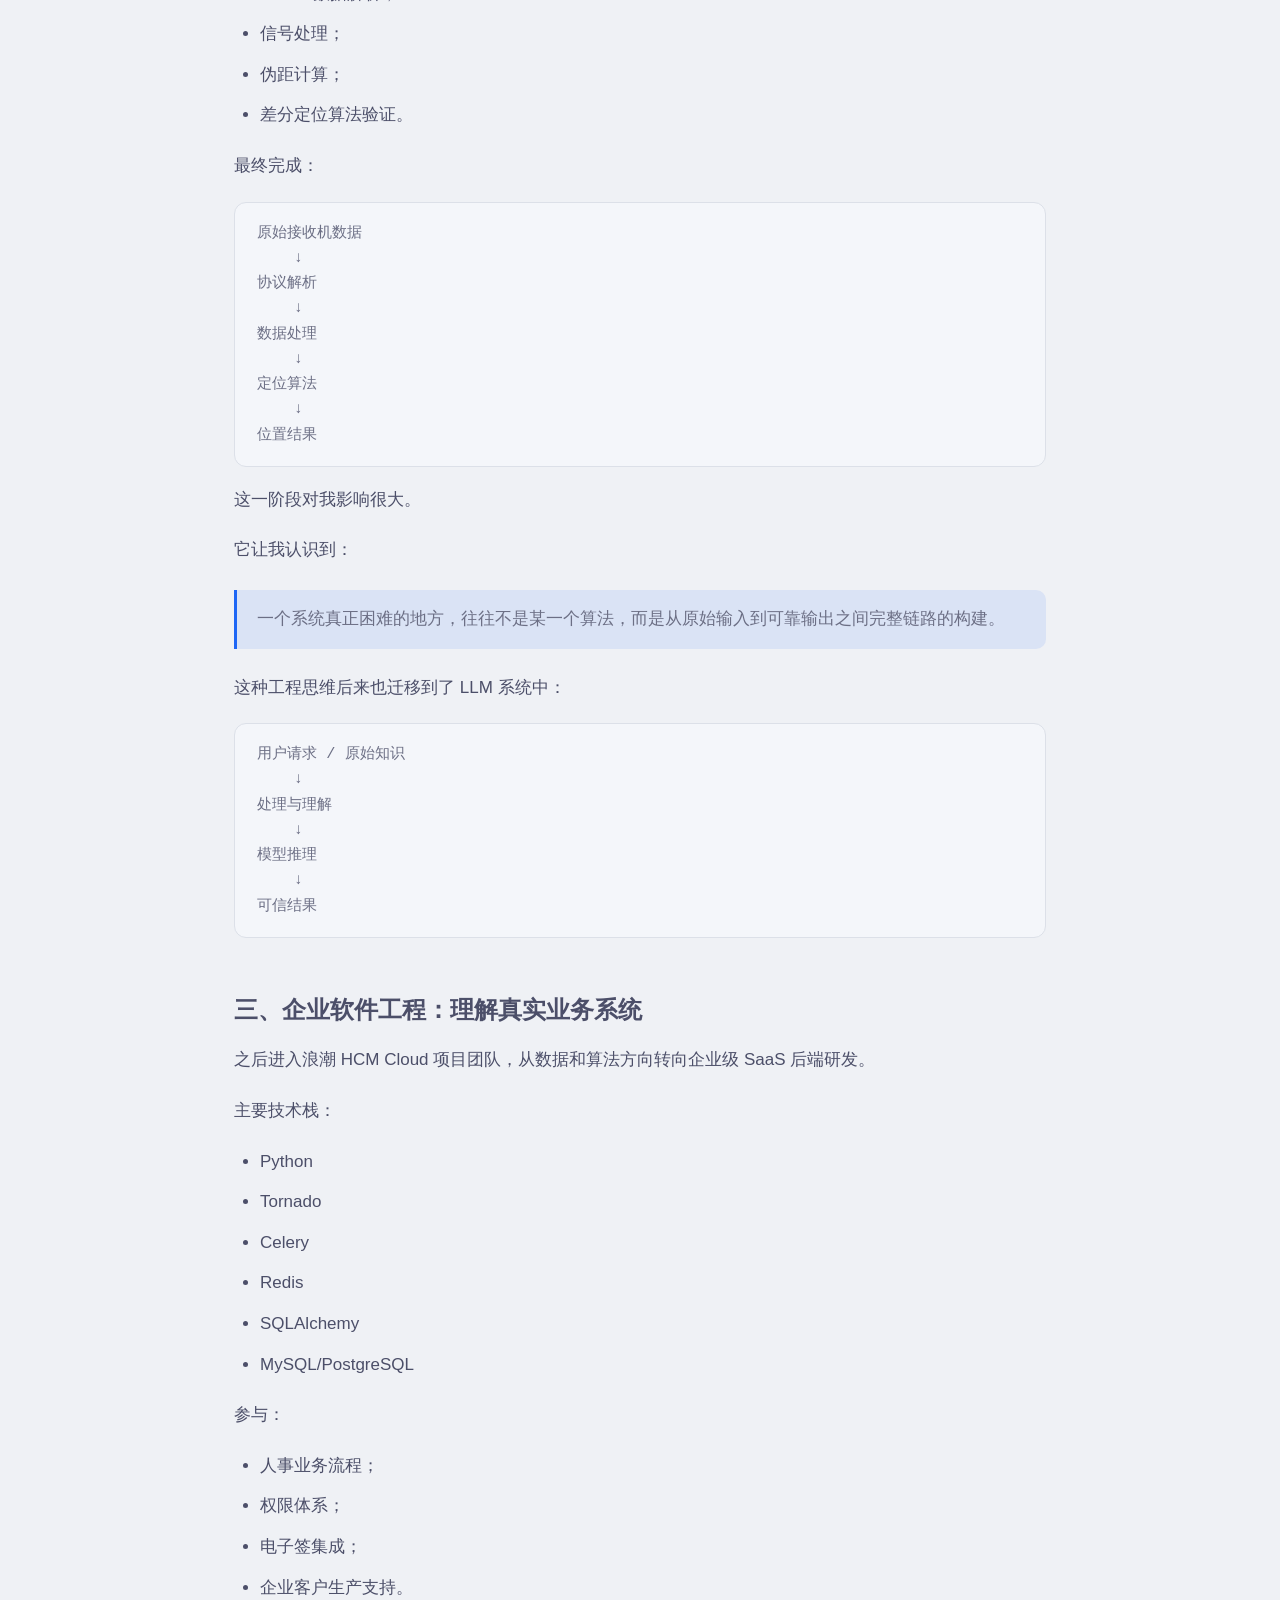
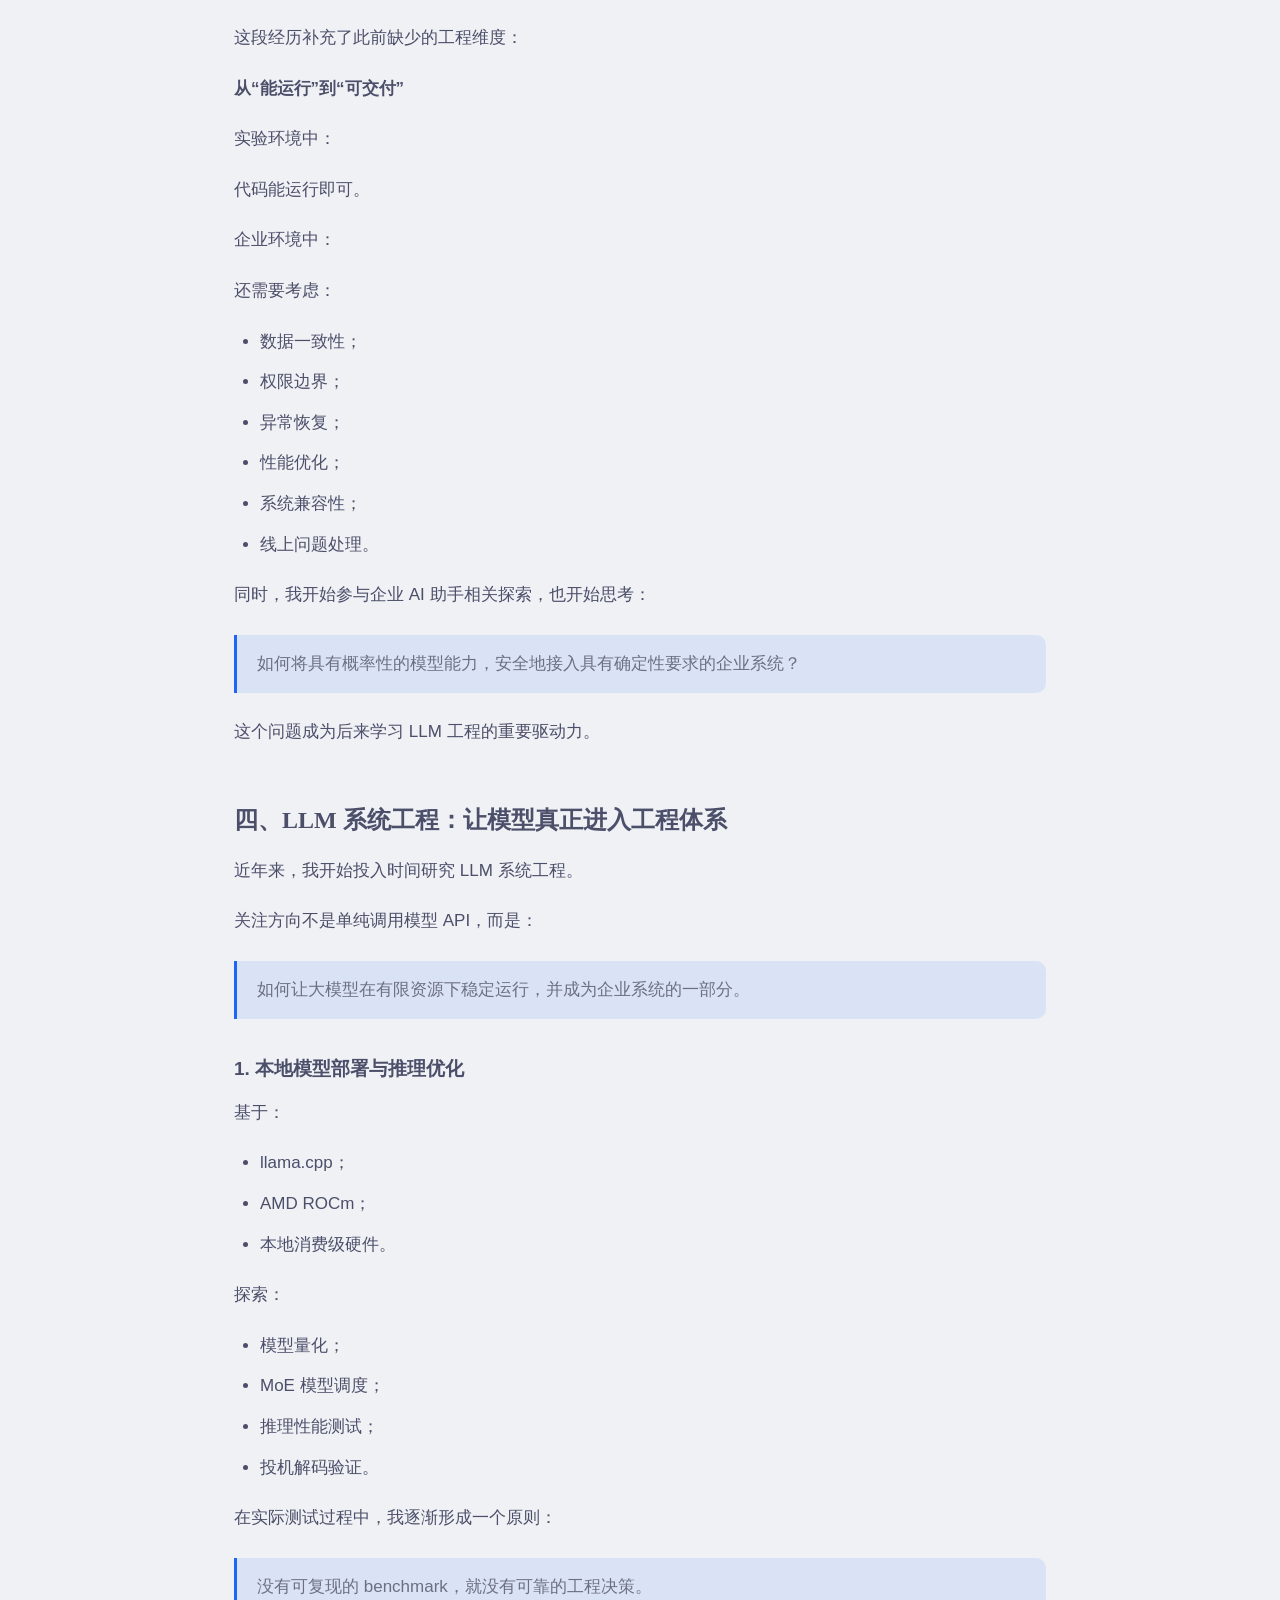
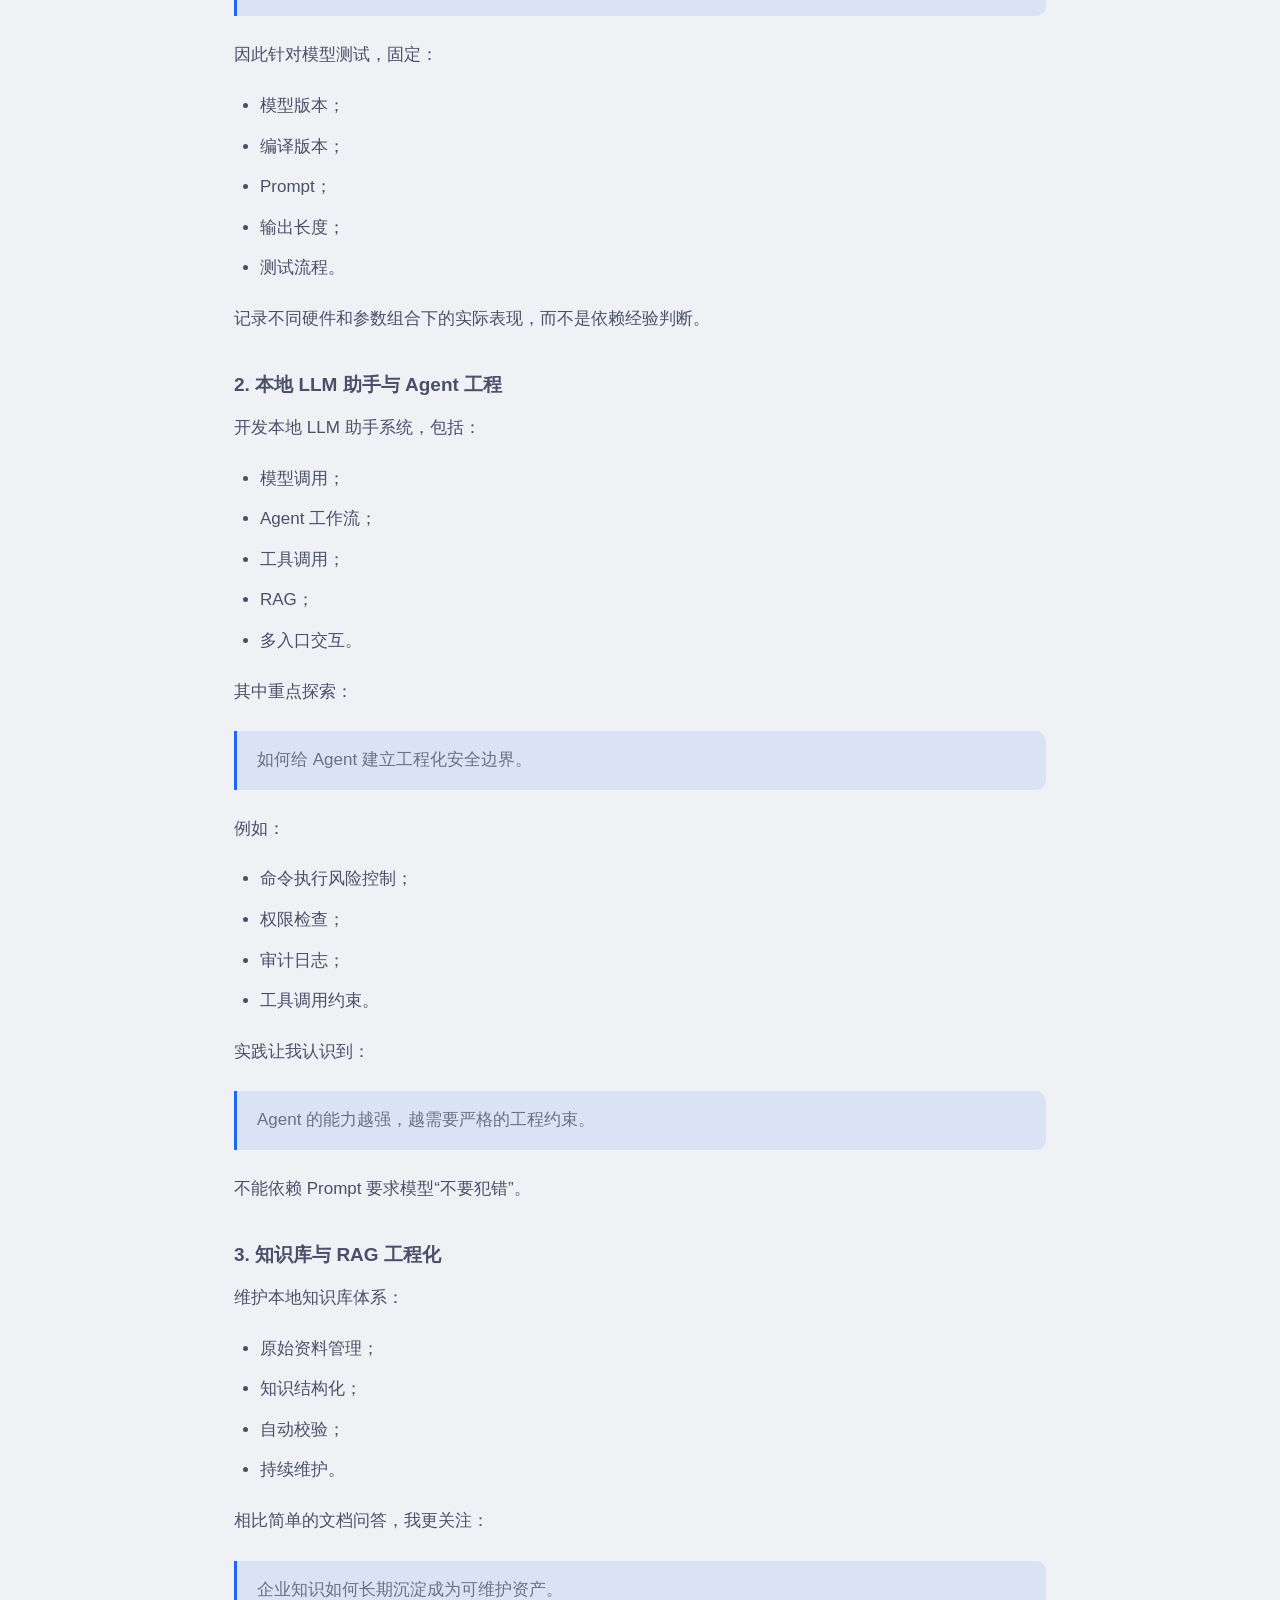
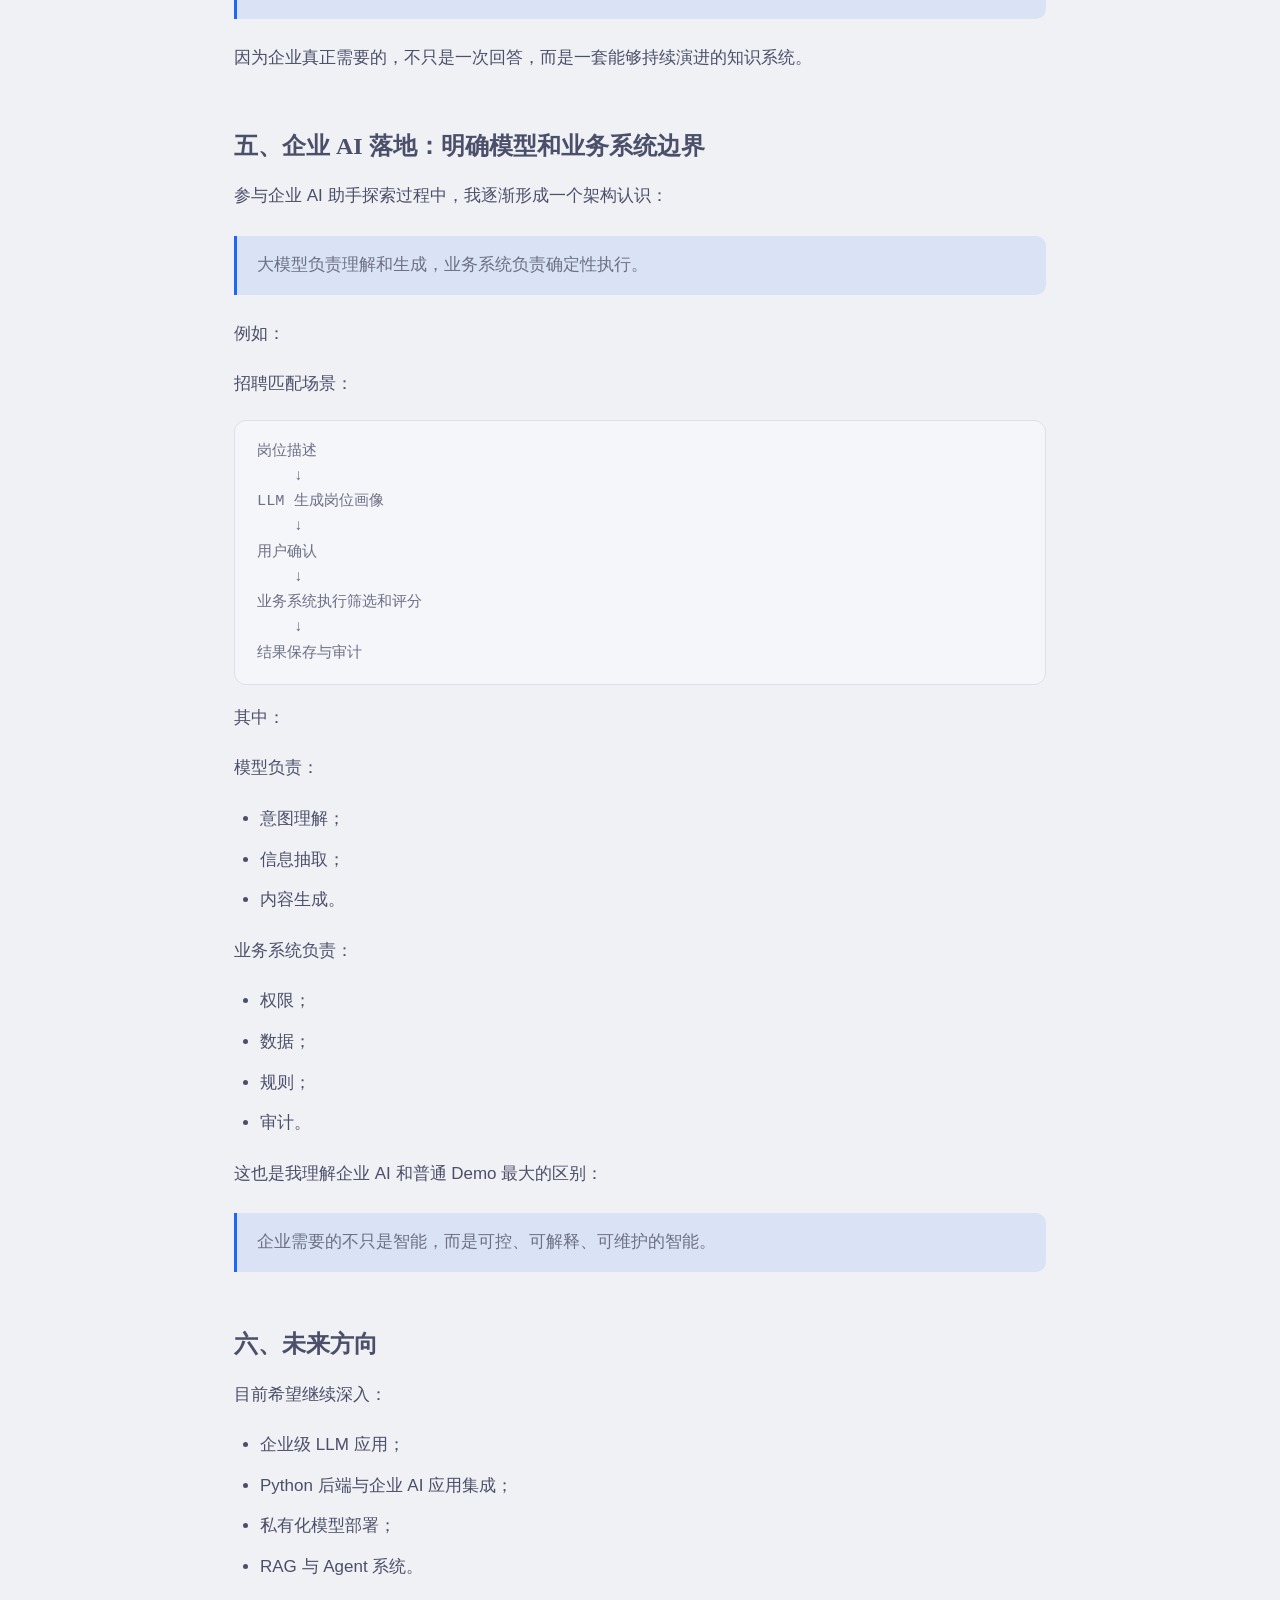
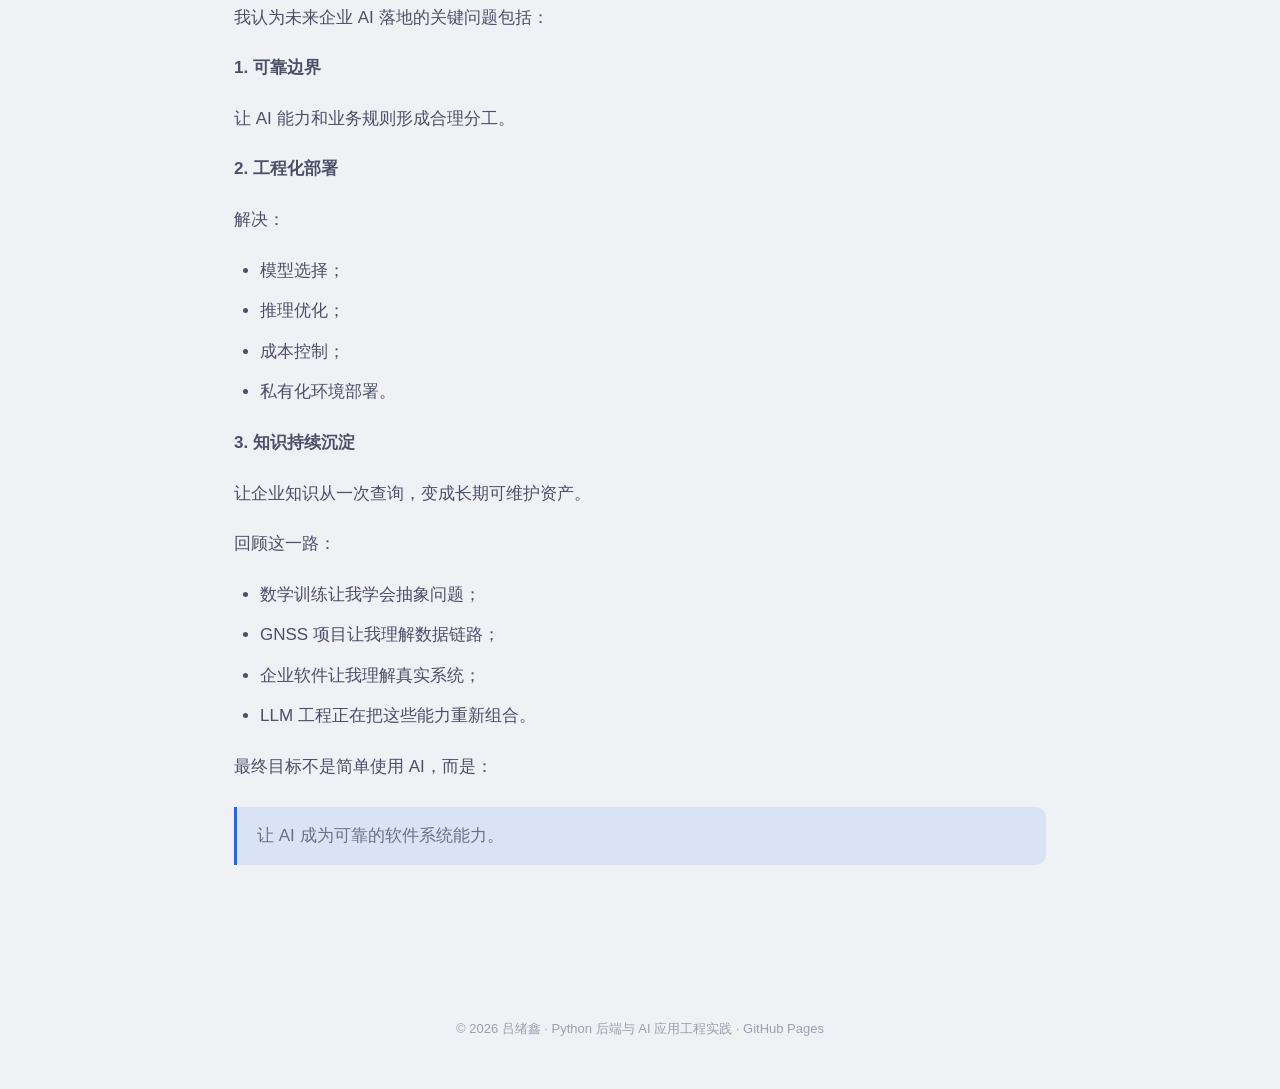
<file: posts/2026-08-25-from-math-to-llm-engineering.html>
<!DOCTYPE html>
<html lang="zh-CN">
<head>
  <meta charset="UTF-8">
  <meta name="viewport" content="width=device-width, initial-scale=1.0">
  <meta name="description" content="从科学计算到企业后端与 LLM 应用工程：一个工程师的技术路径复盘 — 吕绪鑫">
  <title>从科学计算到企业后端与 LLM 应用工程 · 吕绪鑫</title>
  <link rel="stylesheet" href="/assets/style.css">
  <link rel="icon" href="data:image/svg+xml,<svg xmlns='http://www.w3.org/2000/svg' viewBox='0 0 100 100'><text y='.9em' font-size='90'>🛠️</text></svg>">
</head>
<body>
  <div id="progress"></div>

  <nav class="site-nav">
    <a class="brand" href="/">吕绪鑫</a>
    <div class="nav-links">
      <a href="/">首页</a>
      <a href="/projects/">项目</a>
      <a href="/posts/" class="active">文章</a>
      <a href="/about.html">关于</a>
    </div>
    <div class="nav-right">
      <button id="theme-toggle" class="icon-btn" aria-label="切换明暗主题">🌙</button>
      <a class="icon-btn" href="https://github.com/silaslv" target="_blank" rel="noopener" aria-label="GitHub">🐙</a>
    </div>
  </nav>

  <aside class="toc">
    <div class="toc-title">目录</div>
    <a href="#sec-1">一、数学背景</a>
    <a href="#sec-2">二、科学数据工程</a>
    <a href="#sec-3">三、企业软件工程</a>
    <a href="#sec-4">四、LLM 系统工程</a>
    <a href="#sec-4-1" style="padding-left:26px">1. 本地模型部署</a>
    <a href="#sec-4-2" style="padding-left:26px">2. LLM 助手与 Agent</a>
    <a href="#sec-4-3" style="padding-left:26px">3. 知识库与 RAG</a>
    <a href="#sec-5">五、企业 AI 落地</a>
    <a href="#sec-6">六、未来方向</a>
  </aside>

  <main class="container">
    <header class="article-header">
      <a class="back" href="/posts/">← 返回文章列表</a>
      <h1>从科学计算到企业后端与 LLM 应用工程：一个工程师的技术路径复盘</h1>
      <div class="byline">
        <span class="author">作者：吕绪鑫</span>
        <span class="sep">·</span>
        <span>类型：职业技术路径复盘</span>
      </div>
    </header>

    <article class="article-body">
      <p class="lead">这不是一份简历，而是一次技术路径梳理：一个工程师如何从数学与科学计算出发，经历数据处理、企业软件工程，最终走向 LLM 系统工程。</p>

      <p>如果只看经历：</p>
      <ul>
        <li>做过卫星导航数据处理；</li>
        <li>开发过企业级 SaaS 系统；</li>
        <li>最近研究本地大模型部署和 Agent 系统。</li>
      </ul>

      <p>这些看起来像几个不同方向。</p>

      <p>但回顾过去几年的技术积累，我发现它们实际上围绕着同一个问题：</p>

      <blockquote>
        <p>如何把复杂、不确定的数据和问题，转化为可靠、可使用的系统能力。</p>
      </blockquote>

      <p>这条路径可以概括为：</p>

      <pre class="flow">数学建模
    ↓
科学数据处理
    ↓
企业软件工程
    ↓
LLM 系统工程</pre>

      <h2 id="sec-1">一、数学背景：建立分析复杂问题的方法</h2>

      <p>本科就读于哈尔滨工业大学（威海）数学与应用数学专业。</p>

      <p>本科阶段系统学习数学分析、高等代数、几何、数值分析等课程，同时辅修工商管理方向，学习经济学、管理学、会计学等内容。</p>

      <p>数学训练带给我的价值，并不只是公式和证明，而是两种长期影响：</p>

      <p><strong>1. 将复杂问题形式化</strong></p>

      <p>面对一个实际问题时，先明确：</p>
      <ul>
        <li>输入是什么；</li>
        <li>输出是什么；</li>
        <li>约束在哪里；</li>
        <li>如何评价结果。</li>
      </ul>

      <p>这种思维方式后来一直影响我的工程实践。</p>

      <p>无论是定位算法、企业系统设计，还是 LLM 应用架构，本质都是先建立问题模型，再寻找解决方案。</p>

      <p><strong>2. 对结果可靠性的关注</strong></p>

      <p>数值分析让我意识到：</p>

      <p>计算结果并不天然可信。</p>

      <p>算法存在：</p>
      <ul>
        <li>误差；</li>
        <li>边界条件；</li>
        <li>稳定性问题。</li>
      </ul>

      <p>后来进行模型性能测试和工程 benchmark 时，我会更加关注：</p>
      <ul>
        <li>测试条件是否一致；</li>
        <li>数据是否可复现；</li>
        <li>结论是否可靠。</li>
      </ul>

      <p>本科期间获得全国大学生数学竞赛省级一等奖，也进一步强化了数学分析和问题抽象能力。</p>

      <p>毕业设计方向为高维数据特征提取，这也是我第一次接触高维数据处理问题。</p>

      <h2 id="sec-2">二、科学数据工程：从空间数据到 GNSS 完整链路</h2>

      <p>毕业后进入威海五洲卫星导航科技有限公司。</p>

      <p>早期参与遥感和空间数据相关工作，包括：</p>
      <ul>
        <li>NASA 气候全球分布数据可视化；</li>
        <li>全球碳相关数据可视化；</li>
        <li>全球验潮站空间分布研究。</li>
      </ul>

      <p>其中，在全球验潮站研究中使用聚类方法进行空间分布分析。</p>

      <p>这段经历让我建立了第一套完整的数据处理流程：</p>

      <pre class="flow">数据获取
    ↓
数据清洗
    ↓
特征分析
    ↓
算法处理
    ↓
结果验证
    ↓
可视化展示</pre>

      <p>后来转向 GNSS 导航方向，我开始系统学习 Python，并从接收机协议和原始数据开始，实现：</p>
      <ul>
        <li>GNSS 数据解析；</li>
        <li>信号处理；</li>
        <li>伪距计算；</li>
        <li>差分定位算法验证。</li>
      </ul>

      <p>最终完成：</p>

      <pre class="flow">原始接收机数据
    ↓
协议解析
    ↓
数据处理
    ↓
定位算法
    ↓
位置结果</pre>

      <p>这一阶段对我影响很大。</p>

      <p>它让我认识到：</p>

      <blockquote>
        <p>一个系统真正困难的地方，往往不是某一个算法，而是从原始输入到可靠输出之间完整链路的构建。</p>
      </blockquote>

      <p>这种工程思维后来也迁移到了 LLM 系统中：</p>

      <pre class="flow">用户请求 / 原始知识
    ↓
处理与理解
    ↓
模型推理
    ↓
可信结果</pre>

      <h2 id="sec-3">三、企业软件工程：理解真实业务系统</h2>

      <p>之后进入浪潮 HCM Cloud 项目团队，从数据和算法方向转向企业级 SaaS 后端研发。</p>

      <p>主要技术栈：</p>
      <ul>
        <li>Python</li>
        <li>Tornado</li>
        <li>Celery</li>
        <li>Redis</li>
        <li>SQLAlchemy</li>
        <li>MySQL/PostgreSQL</li>
      </ul>

      <p>参与：</p>
      <ul>
        <li>人事业务流程；</li>
        <li>权限体系；</li>
        <li>电子签集成；</li>
        <li>企业客户生产支持。</li>
      </ul>

      <p>这段经历补充了此前缺少的工程维度：</p>

      <p><strong>从“能运行”到“可交付”</strong></p>

      <p>实验环境中：</p>
      <p>代码能运行即可。</p>

      <p>企业环境中：</p>
      <p>还需要考虑：</p>
      <ul>
        <li>数据一致性；</li>
        <li>权限边界；</li>
        <li>异常恢复；</li>
        <li>性能优化；</li>
        <li>系统兼容性；</li>
        <li>线上问题处理。</li>
      </ul>

      <p>同时，我开始参与企业 AI 助手相关探索，也开始思考：</p>

      <blockquote>
        <p>如何将具有概率性的模型能力，安全地接入具有确定性要求的企业系统？</p>
      </blockquote>

      <p>这个问题成为后来学习 LLM 工程的重要驱动力。</p>

      <h2 id="sec-4">四、LLM 系统工程：让模型真正进入工程体系</h2>

      <p>近年来，我开始投入时间研究 LLM 系统工程。</p>

      <p>关注方向不是单纯调用模型 API，而是：</p>

      <blockquote>
        <p>如何让大模型在有限资源下稳定运行，并成为企业系统的一部分。</p>
      </blockquote>

      <h3 id="sec-4-1">1. 本地模型部署与推理优化</h3>

      <p>基于：</p>
      <ul>
        <li>llama.cpp；</li>
        <li>AMD ROCm；</li>
        <li>本地消费级硬件。</li>
      </ul>

      <p>探索：</p>
      <ul>
        <li>模型量化；</li>
        <li>MoE 模型调度；</li>
        <li>推理性能测试；</li>
        <li>投机解码验证。</li>
      </ul>

      <p>在实际测试过程中，我逐渐形成一个原则：</p>

      <blockquote>
        <p>没有可复现的 benchmark，就没有可靠的工程决策。</p>
      </blockquote>

      <p>因此针对模型测试，固定：</p>
      <ul>
        <li>模型版本；</li>
        <li>编译版本；</li>
        <li>Prompt；</li>
        <li>输出长度；</li>
        <li>测试流程。</li>
      </ul>

      <p>记录不同硬件和参数组合下的实际表现，而不是依赖经验判断。</p>

      <h3 id="sec-4-2">2. 本地 LLM 助手与 Agent 工程</h3>

      <p>开发本地 LLM 助手系统，包括：</p>
      <ul>
        <li>模型调用；</li>
        <li>Agent 工作流；</li>
        <li>工具调用；</li>
        <li>RAG；</li>
        <li>多入口交互。</li>
      </ul>

      <p>其中重点探索：</p>

      <blockquote>
        <p>如何给 Agent 建立工程化安全边界。</p>
      </blockquote>

      <p>例如：</p>
      <ul>
        <li>命令执行风险控制；</li>
        <li>权限检查；</li>
        <li>审计日志；</li>
        <li>工具调用约束。</li>
      </ul>

      <p>实践让我认识到：</p>

      <blockquote>
        <p>Agent 的能力越强，越需要严格的工程约束。</p>
      </blockquote>

      <p>不能依赖 Prompt 要求模型“不要犯错”。</p>

      <h3 id="sec-4-3">3. 知识库与 RAG 工程化</h3>

      <p>维护本地知识库体系：</p>
      <ul>
        <li>原始资料管理；</li>
        <li>知识结构化；</li>
        <li>自动校验；</li>
        <li>持续维护。</li>
      </ul>

      <p>相比简单的文档问答，我更关注：</p>

      <blockquote>
        <p>企业知识如何长期沉淀成为可维护资产。</p>
      </blockquote>

      <p>因为企业真正需要的，不只是一次回答，而是一套能够持续演进的知识系统。</p>

      <h2 id="sec-5">五、企业 AI 落地：明确模型和业务系统边界</h2>

      <p>参与企业 AI 助手探索过程中，我逐渐形成一个架构认识：</p>

      <blockquote>
        <p>大模型负责理解和生成，业务系统负责确定性执行。</p>
      </blockquote>

      <p>例如：</p>

      <p>招聘匹配场景：</p>

      <pre class="flow">岗位描述
    ↓
LLM 生成岗位画像
    ↓
用户确认
    ↓
业务系统执行筛选和评分
    ↓
结果保存与审计</pre>

      <p>其中：</p>

      <p>模型负责：</p>
      <ul>
        <li>意图理解；</li>
        <li>信息抽取；</li>
        <li>内容生成。</li>
      </ul>

      <p>业务系统负责：</p>
      <ul>
        <li>权限；</li>
        <li>数据；</li>
        <li>规则；</li>
        <li>审计。</li>
      </ul>

      <p>这也是我理解企业 AI 和普通 Demo 最大的区别：</p>

      <blockquote>
        <p>企业需要的不只是智能，而是可控、可解释、可维护的智能。</p>
      </blockquote>

      <h2 id="sec-6">六、未来方向</h2>

      <p>目前希望继续深入：</p>
      <ul>
        <li>企业级 LLM 应用；</li>
        <li>Python 后端与企业 AI 应用集成；</li>
        <li>私有化模型部署；</li>
        <li>RAG 与 Agent 系统。</li>
      </ul>

      <p>我认为未来企业 AI 落地的关键问题包括：</p>

      <p><strong>1. 可靠边界</strong></p>
      <p>让 AI 能力和业务规则形成合理分工。</p>

      <p><strong>2. 工程化部署</strong></p>
      <p>解决：</p>
      <ul>
        <li>模型选择；</li>
        <li>推理优化；</li>
        <li>成本控制；</li>
        <li>私有化环境部署。</li>
      </ul>

      <p><strong>3. 知识持续沉淀</strong></p>
      <p>让企业知识从一次查询，变成长期可维护资产。</p>

      <p>回顾这一路：</p>
      <ul>
        <li>数学训练让我学会抽象问题；</li>
        <li>GNSS 项目让我理解数据链路；</li>
        <li>企业软件让我理解真实系统；</li>
        <li>LLM 工程正在把这些能力重新组合。</li>
      </ul>

      <p>最终目标不是简单使用 AI，而是：</p>

      <blockquote>
        <p>让 AI 成为可靠的软件系统能力。</p>
      </blockquote>
    </article>
  </main>

  <button id="top-btn" class="icon-btn" aria-label="返回顶部">↑</button>

  <footer>
    © 2026 吕绪鑫 · Python 后端与 AI 应用工程实践 · GitHub Pages
  </footer>

  <script src="/assets/main.js"></script>
</body>
</html>
</file>
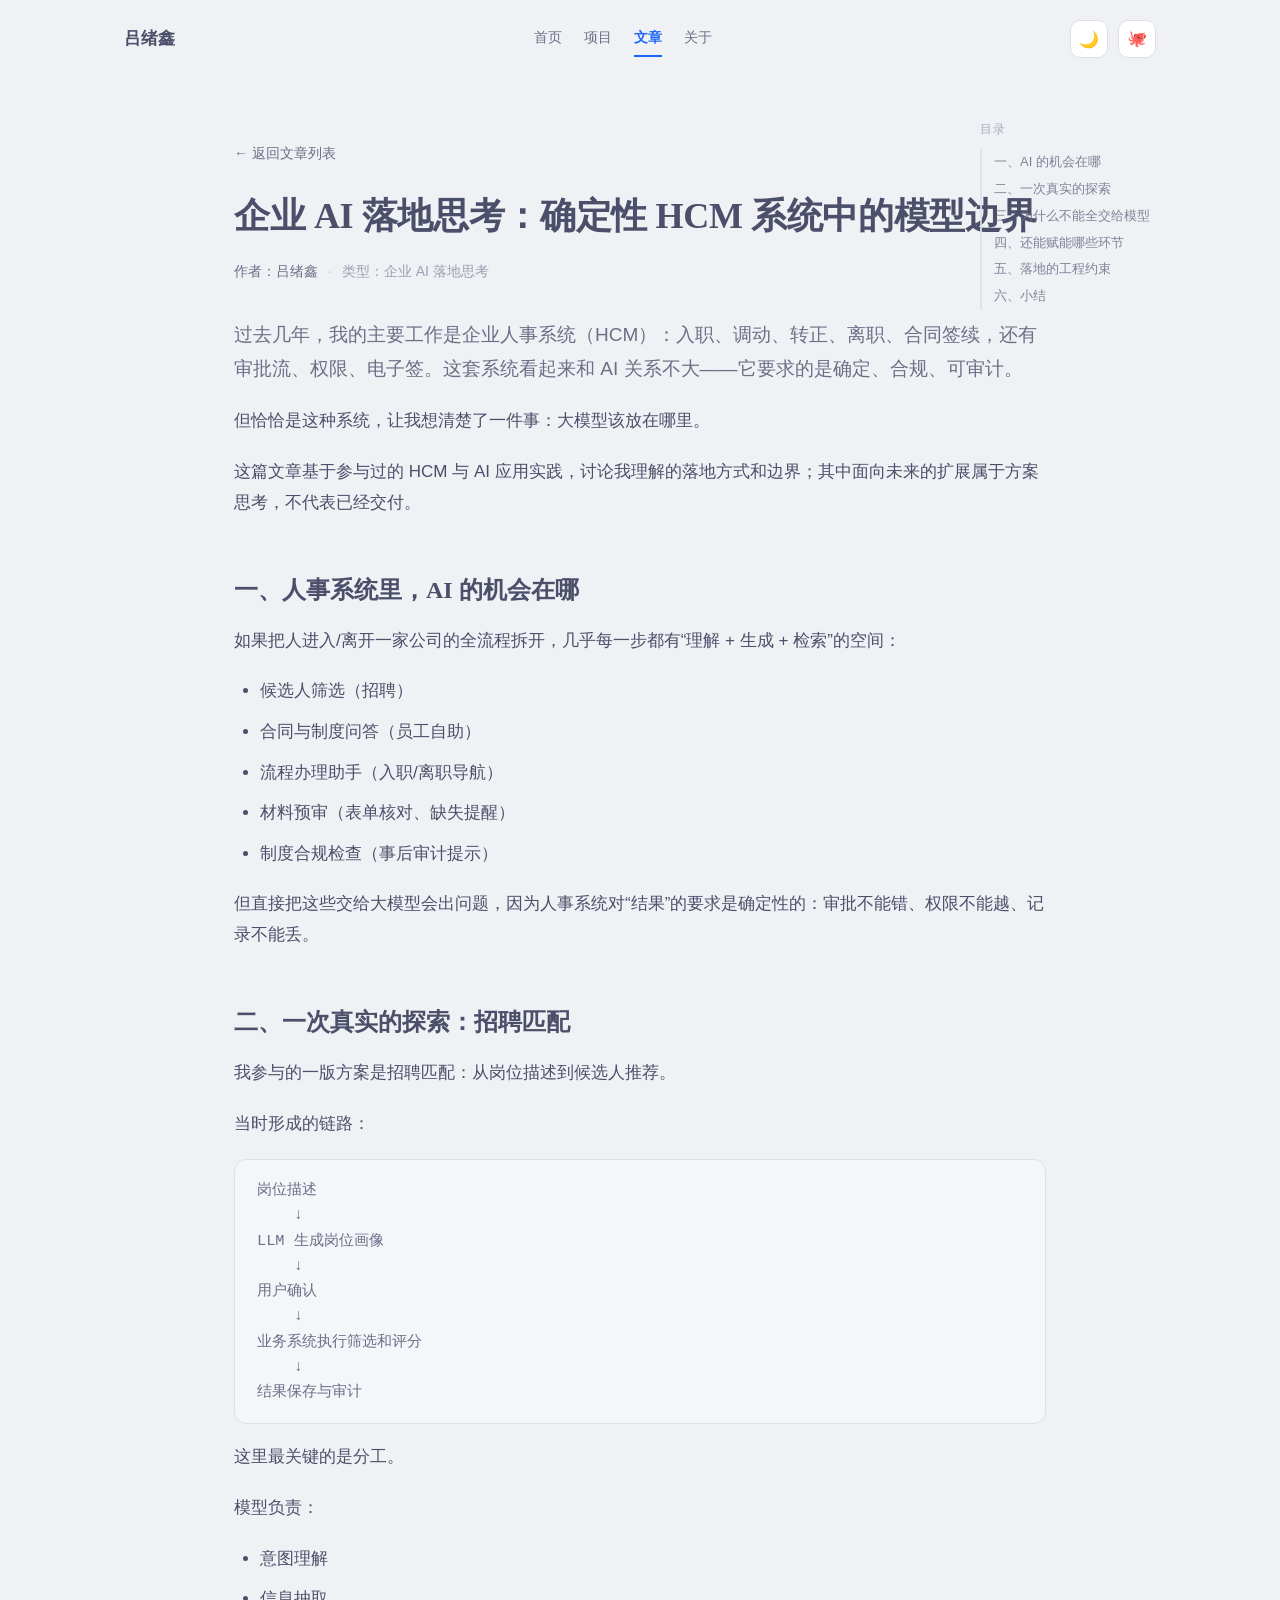
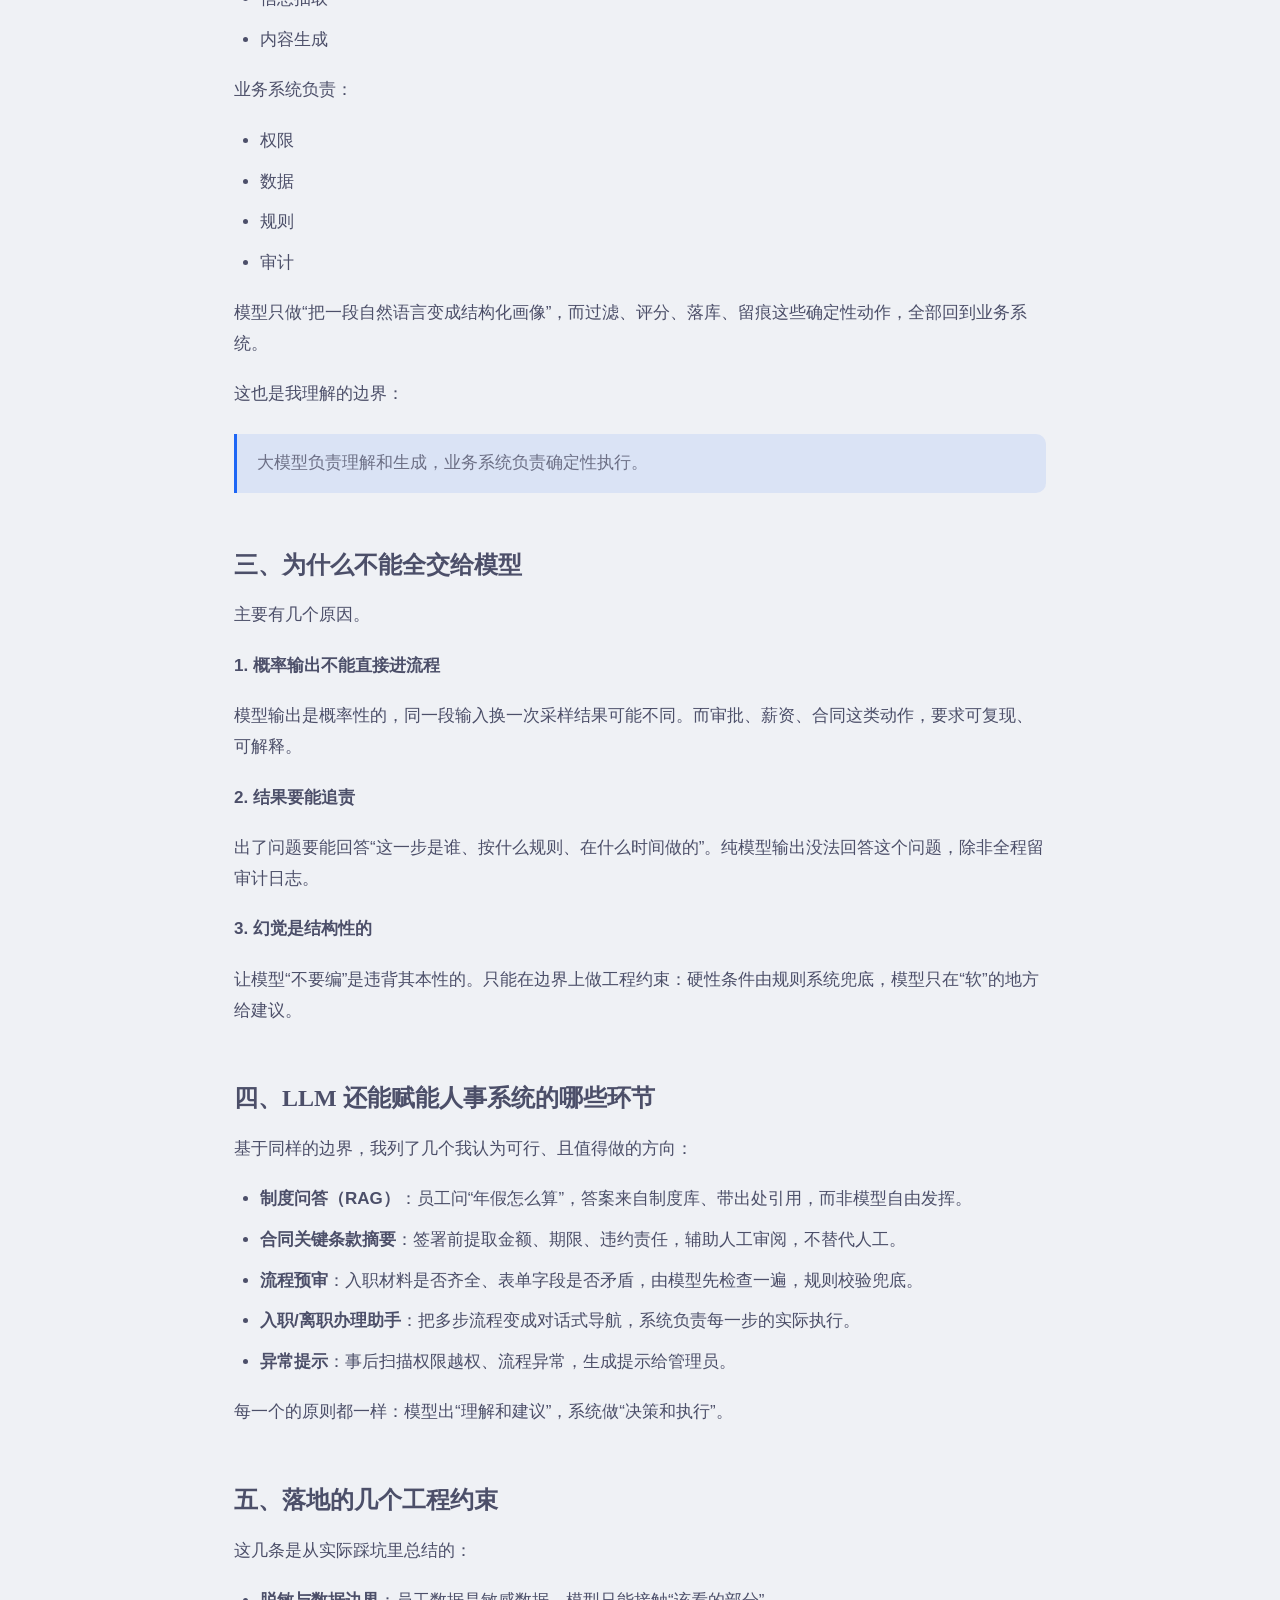
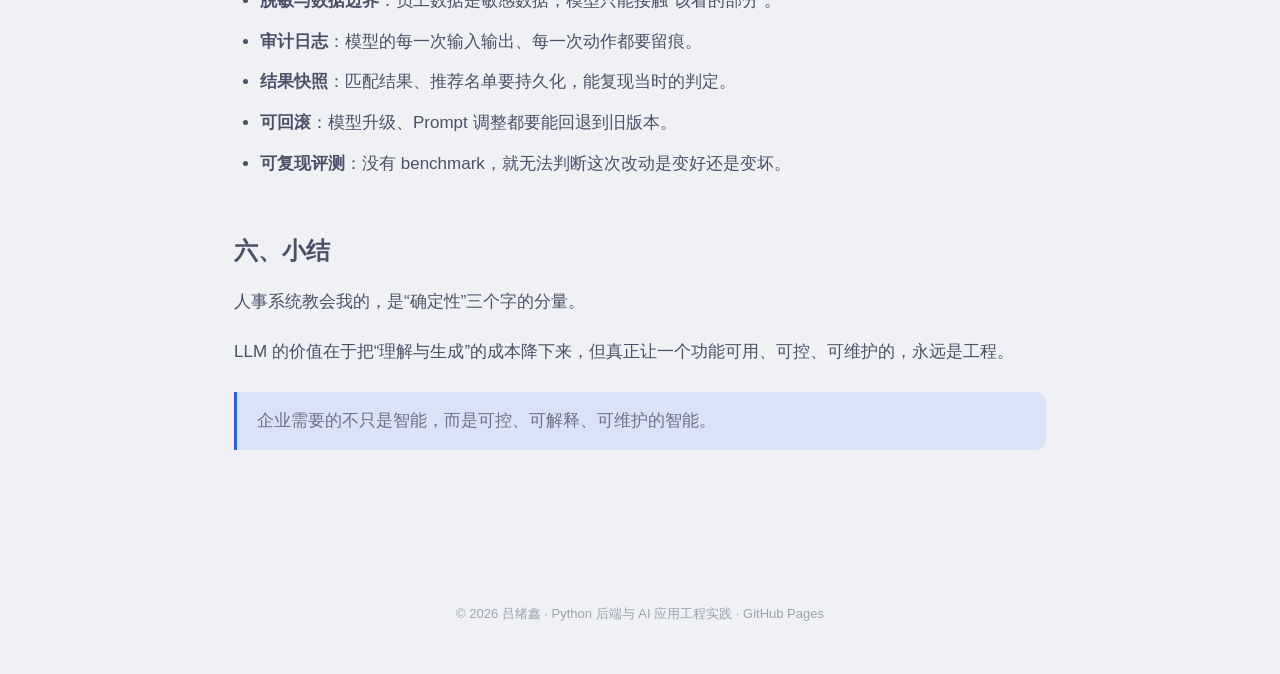
<file: posts/2026-08-31-llm-empower-hr-system.html>
<!DOCTYPE html>
<html lang="zh-CN">
<head>
  <meta charset="UTF-8">
  <meta name="viewport" content="width=device-width, initial-scale=1.0">
  <meta name="description" content="企业 AI 落地思考：确定性 HCM 系统中的模型边界 — 吕绪鑫">
  <title>确定性 HCM 系统中的模型边界 · 吕绪鑫</title>
  <link rel="stylesheet" href="/assets/style.css">
  <link rel="icon" href="data:image/svg+xml,<svg xmlns='http://www.w3.org/2000/svg' viewBox='0 0 100 100'><text y='.9em' font-size='90'>🛠️</text></svg>">
</head>
<body>
  <div id="progress"></div>

  <nav class="site-nav">
    <a class="brand" href="/">吕绪鑫</a>
    <div class="nav-links">
      <a href="/">首页</a>
      <a href="/projects/">项目</a>
      <a href="/posts/" class="active">文章</a>
      <a href="/about.html">关于</a>
    </div>
    <div class="nav-right">
      <button id="theme-toggle" class="icon-btn" aria-label="切换明暗主题">🌙</button>
      <a class="icon-btn" href="https://github.com/silaslv" target="_blank" rel="noopener" aria-label="GitHub">🐙</a>
    </div>
  </nav>

  <aside class="toc">
    <div class="toc-title">目录</div>
    <a href="#sec-1">一、AI 的机会在哪</a>
    <a href="#sec-2">二、一次真实的探索</a>
    <a href="#sec-3">三、为什么不能全交给模型</a>
    <a href="#sec-4">四、还能赋能哪些环节</a>
    <a href="#sec-5">五、落地的工程约束</a>
    <a href="#sec-6">六、小结</a>
  </aside>

  <main class="container">
    <header class="article-header">
      <a class="back" href="/posts/">← 返回文章列表</a>
      <h1>企业 AI 落地思考：确定性 HCM 系统中的模型边界</h1>
      <div class="byline">
        <span class="author">作者：吕绪鑫</span>
        <span class="sep">·</span>
        <span>类型：企业 AI 落地思考</span>
      </div>
    </header>

    <article class="article-body">
      <p class="lead">过去几年，我的主要工作是企业人事系统（HCM）：入职、调动、转正、离职、合同签续，还有审批流、权限、电子签。这套系统看起来和 AI 关系不大——它要求的是确定、合规、可审计。</p>

      <p>但恰恰是这种系统，让我想清楚了一件事：大模型该放在哪里。</p>

      <p>这篇文章基于参与过的 HCM 与 AI 应用实践，讨论我理解的落地方式和边界；其中面向未来的扩展属于方案思考，不代表已经交付。</p>

      <h2 id="sec-1">一、人事系统里，AI 的机会在哪</h2>

      <p>如果把人进入/离开一家公司的全流程拆开，几乎每一步都有“理解 + 生成 + 检索”的空间：</p>
      <ul>
        <li>候选人筛选（招聘）</li>
        <li>合同与制度问答（员工自助）</li>
        <li>流程办理助手（入职/离职导航）</li>
        <li>材料预审（表单核对、缺失提醒）</li>
        <li>制度合规检查（事后审计提示）</li>
      </ul>

      <p>但直接把这些交给大模型会出问题，因为人事系统对“结果”的要求是确定性的：审批不能错、权限不能越、记录不能丢。</p>

      <h2 id="sec-2">二、一次真实的探索：招聘匹配</h2>

      <p>我参与的一版方案是招聘匹配：从岗位描述到候选人推荐。</p>

      <p>当时形成的链路：</p>

      <pre class="flow">岗位描述
    ↓
LLM 生成岗位画像
    ↓
用户确认
    ↓
业务系统执行筛选和评分
    ↓
结果保存与审计</pre>

      <p>这里最关键的是分工。</p>

      <p>模型负责：</p>
      <ul>
        <li>意图理解</li>
        <li>信息抽取</li>
        <li>内容生成</li>
      </ul>

      <p>业务系统负责：</p>
      <ul>
        <li>权限</li>
        <li>数据</li>
        <li>规则</li>
        <li>审计</li>
      </ul>

      <p>模型只做“把一段自然语言变成结构化画像”，而过滤、评分、落库、留痕这些确定性动作，全部回到业务系统。</p>

      <p>这也是我理解的边界：</p>

      <blockquote>
        <p>大模型负责理解和生成，业务系统负责确定性执行。</p>
      </blockquote>

      <h2 id="sec-3">三、为什么不能全交给模型</h2>

      <p>主要有几个原因。</p>

      <p><strong>1. 概率输出不能直接进流程</strong></p>

      <p>模型输出是概率性的，同一段输入换一次采样结果可能不同。而审批、薪资、合同这类动作，要求可复现、可解释。</p>

      <p><strong>2. 结果要能追责</strong></p>

      <p>出了问题要能回答“这一步是谁、按什么规则、在什么时间做的”。纯模型输出没法回答这个问题，除非全程留审计日志。</p>

      <p><strong>3. 幻觉是结构性的</strong></p>

      <p>让模型“不要编”是违背其本性的。只能在边界上做工程约束：硬性条件由规则系统兜底，模型只在“软”的地方给建议。</p>

      <h2 id="sec-4">四、LLM 还能赋能人事系统的哪些环节</h2>

      <p>基于同样的边界，我列了几个我认为可行、且值得做的方向：</p>
      <ul>
        <li><strong>制度问答（RAG）</strong>：员工问“年假怎么算”，答案来自制度库、带出处引用，而非模型自由发挥。</li>
        <li><strong>合同关键条款摘要</strong>：签署前提取金额、期限、违约责任，辅助人工审阅，不替代人工。</li>
        <li><strong>流程预审</strong>：入职材料是否齐全、表单字段是否矛盾，由模型先检查一遍，规则校验兜底。</li>
        <li><strong>入职/离职办理助手</strong>：把多步流程变成对话式导航，系统负责每一步的实际执行。</li>
        <li><strong>异常提示</strong>：事后扫描权限越权、流程异常，生成提示给管理员。</li>
      </ul>

      <p>每一个的原则都一样：模型出“理解和建议”，系统做“决策和执行”。</p>

      <h2 id="sec-5">五、落地的几个工程约束</h2>

      <p>这几条是从实际踩坑里总结的：</p>
      <ul>
        <li><strong>脱敏与数据边界</strong>：员工数据是敏感数据，模型只能接触“该看的部分”。</li>
        <li><strong>审计日志</strong>：模型的每一次输入输出、每一次动作都要留痕。</li>
        <li><strong>结果快照</strong>：匹配结果、推荐名单要持久化，能复现当时的判定。</li>
        <li><strong>可回滚</strong>：模型升级、Prompt 调整都要能回退到旧版本。</li>
        <li><strong>可复现评测</strong>：没有 benchmark，就无法判断这次改动是变好还是变坏。</li>
      </ul>

      <h2 id="sec-6">六、小结</h2>

      <p>人事系统教会我的，是“确定性”三个字的分量。</p>

      <p>LLM 的价值在于把“理解与生成”的成本降下来，但真正让一个功能可用、可控、可维护的，永远是工程。</p>

      <blockquote>
        <p>企业需要的不只是智能，而是可控、可解释、可维护的智能。</p>
      </blockquote>
    </article>
  </main>

  <button id="top-btn" class="icon-btn" aria-label="返回顶部">↑</button>

  <footer>
    © 2026 吕绪鑫 · Python 后端与 AI 应用工程实践 · GitHub Pages
  </footer>

  <script src="/assets/main.js"></script>
</body>
</html>
</file>
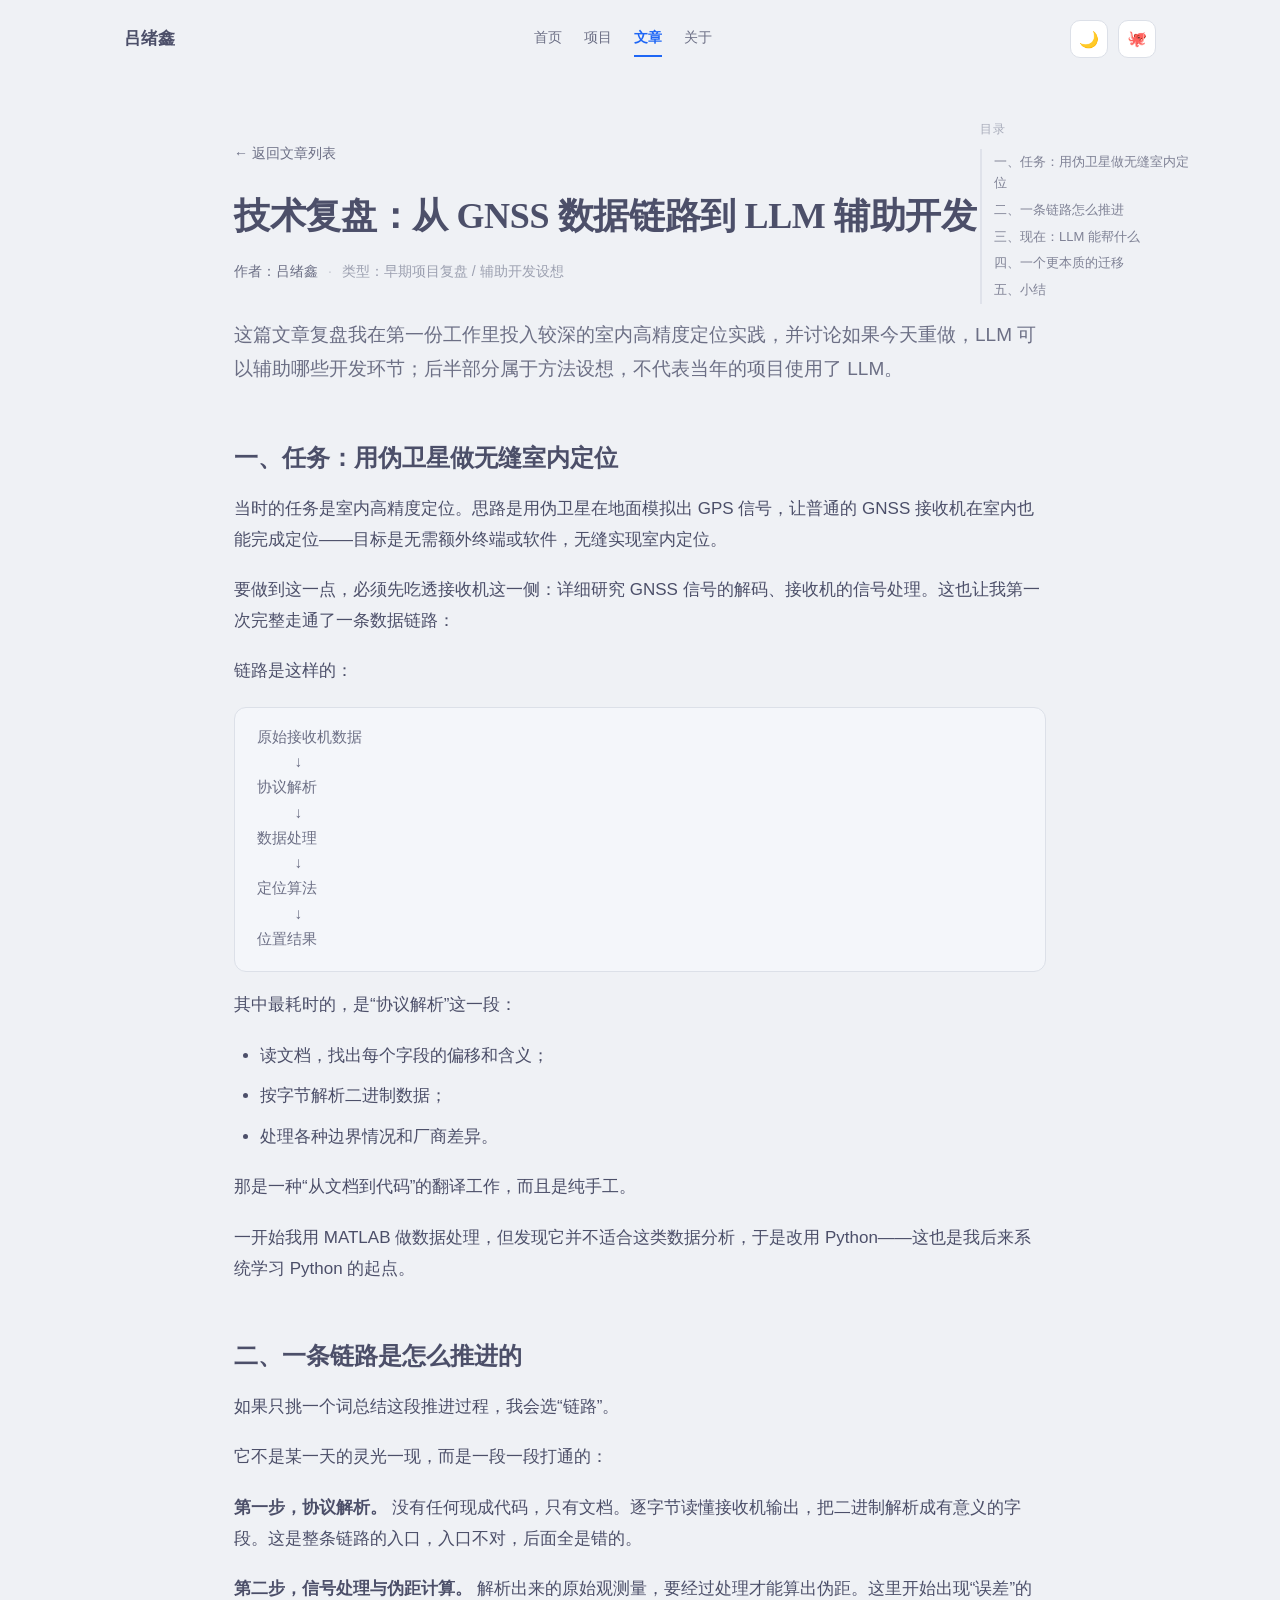
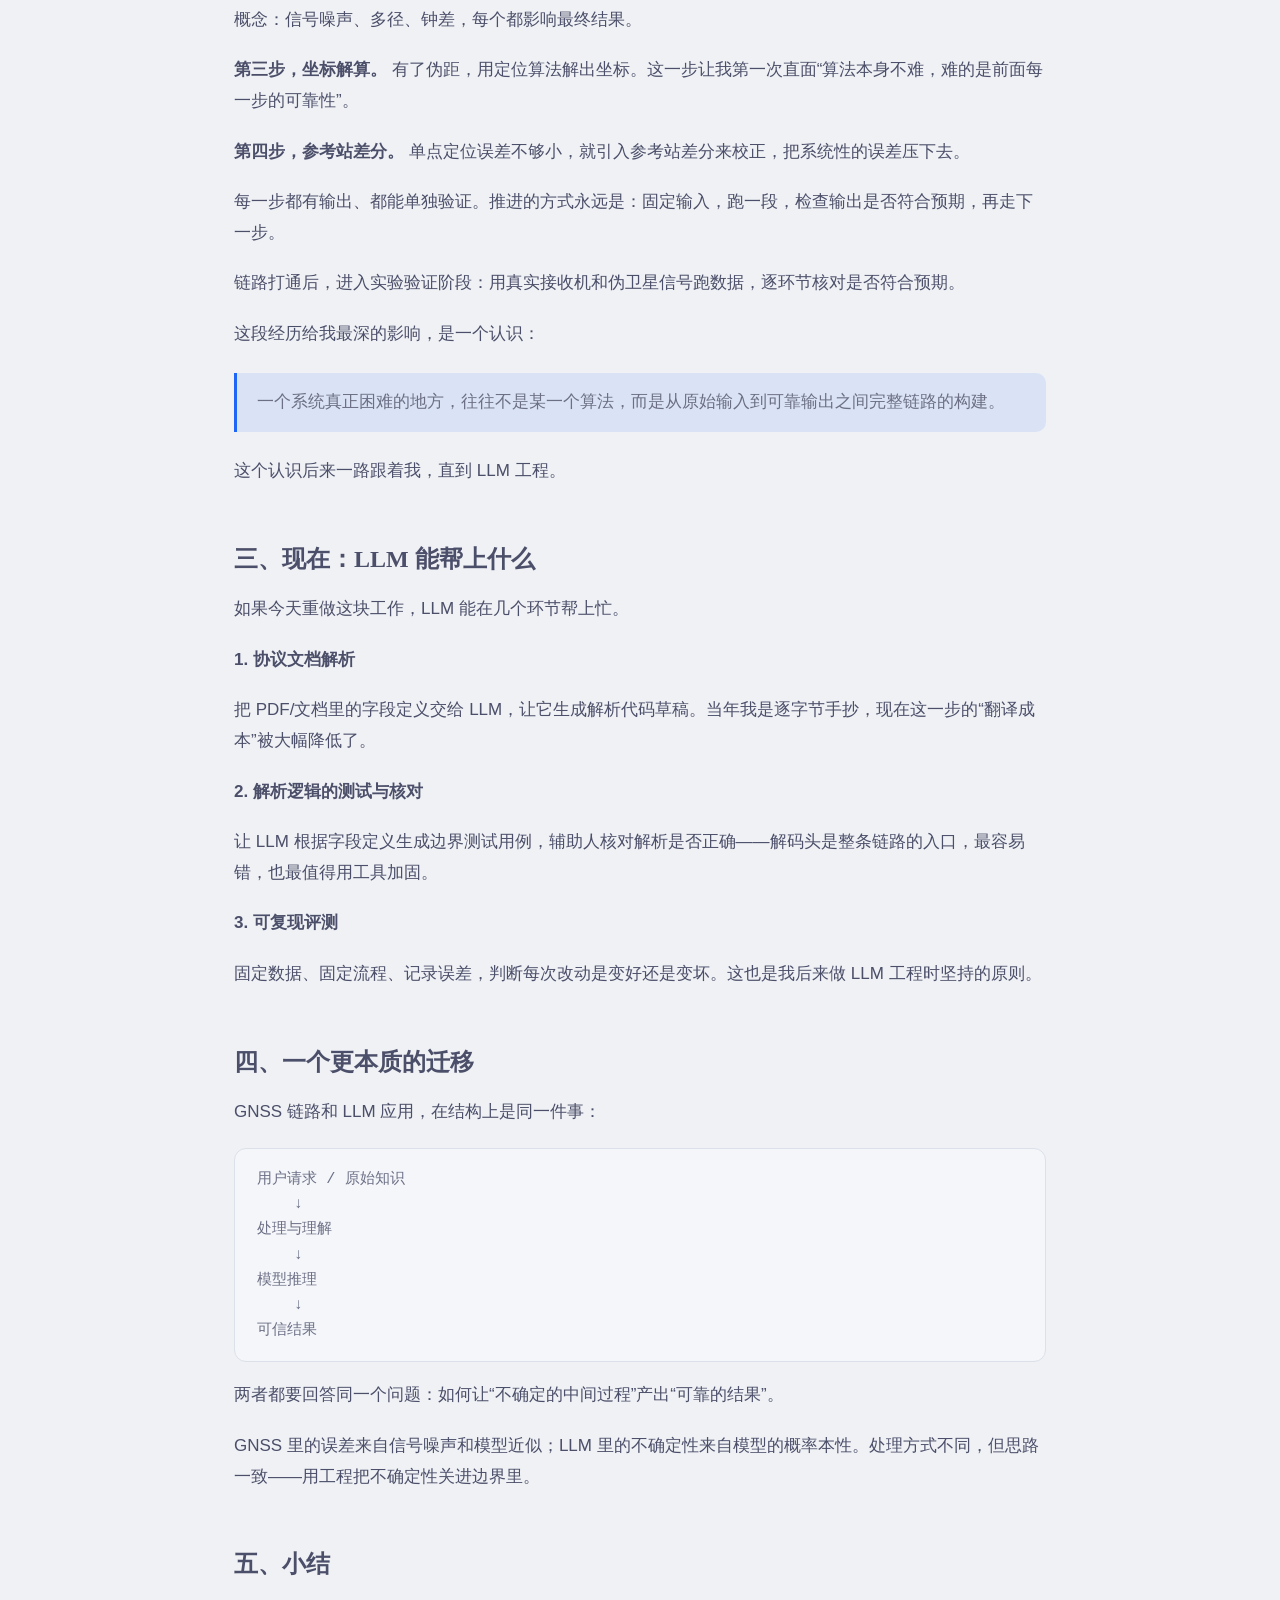
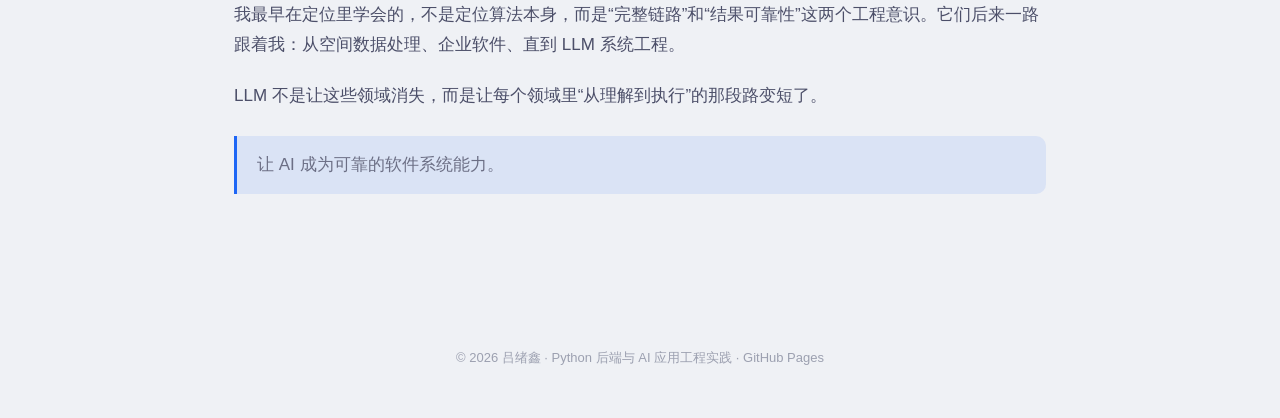
<file: posts/2026-09-01-llm-empower-indoor-positioning.html>
<!DOCTYPE html>
<html lang="zh-CN">
<head>
  <meta charset="UTF-8">
  <meta name="viewport" content="width=device-width, initial-scale=1.0">
  <meta name="description" content="技术复盘：从 GNSS 数据链路到 LLM 辅助开发 — 吕绪鑫">
  <title>从 GNSS 数据链路到 LLM 辅助开发 · 吕绪鑫</title>
  <link rel="stylesheet" href="/assets/style.css">
  <link rel="icon" href="data:image/svg+xml,<svg xmlns='http://www.w3.org/2000/svg' viewBox='0 0 100 100'><text y='.9em' font-size='90'>🛠️</text></svg>">
</head>
<body>
  <div id="progress"></div>

  <nav class="site-nav">
    <a class="brand" href="/">吕绪鑫</a>
    <div class="nav-links">
      <a href="/">首页</a>
      <a href="/projects/">项目</a>
      <a href="/posts/" class="active">文章</a>
      <a href="/about.html">关于</a>
    </div>
    <div class="nav-right">
      <button id="theme-toggle" class="icon-btn" aria-label="切换明暗主题">🌙</button>
      <a class="icon-btn" href="https://github.com/silaslv" target="_blank" rel="noopener" aria-label="GitHub">🐙</a>
    </div>
  </nav>

  <aside class="toc">
    <div class="toc-title">目录</div>
    <a href="#sec-1">一、任务：用伪卫星做无缝室内定位</a>
    <a href="#sec-2">二、一条链路怎么推进</a>
    <a href="#sec-3">三、现在：LLM 能帮什么</a>
    <a href="#sec-4">四、一个更本质的迁移</a>
    <a href="#sec-5">五、小结</a>
  </aside>

  <main class="container">
    <header class="article-header">
      <a class="back" href="/posts/">← 返回文章列表</a>
      <h1>技术复盘：从 GNSS 数据链路到 LLM 辅助开发</h1>
      <div class="byline">
        <span class="author">作者：吕绪鑫</span>
        <span class="sep">·</span>
        <span>类型：早期项目复盘 / 辅助开发设想</span>
      </div>
    </header>

    <article class="article-body">
      <p class="lead">这篇文章复盘我在第一份工作里投入较深的室内高精度定位实践，并讨论如果今天重做，LLM 可以辅助哪些开发环节；后半部分属于方法设想，不代表当年的项目使用了 LLM。</p>

      <h2 id="sec-1">一、任务：用伪卫星做无缝室内定位</h2>

      <p>当时的任务是室内高精度定位。思路是用伪卫星在地面模拟出 GPS 信号，让普通的 GNSS 接收机在室内也能完成定位——目标是无需额外终端或软件，无缝实现室内定位。</p>

      <p>要做到这一点，必须先吃透接收机这一侧：详细研究 GNSS 信号的解码、接收机的信号处理。这也让我第一次完整走通了一条数据链路：</p>

      <p>链路是这样的：</p>

      <pre class="flow">原始接收机数据
    ↓
协议解析
    ↓
数据处理
    ↓
定位算法
    ↓
位置结果</pre>

      <p>其中最耗时的，是“协议解析”这一段：</p>
      <ul>
        <li>读文档，找出每个字段的偏移和含义；</li>
        <li>按字节解析二进制数据；</li>
        <li>处理各种边界情况和厂商差异。</li>
      </ul>

      <p>那是一种“从文档到代码”的翻译工作，而且是纯手工。</p>

      <p>一开始我用 MATLAB 做数据处理，但发现它并不适合这类数据分析，于是改用 Python——这也是我后来系统学习 Python 的起点。</p>

      <h2 id="sec-2">二、一条链路是怎么推进的</h2>

      <p>如果只挑一个词总结这段推进过程，我会选“链路”。</p>

      <p>它不是某一天的灵光一现，而是一段一段打通的：</p>

      <p><strong>第一步，协议解析。</strong> 没有任何现成代码，只有文档。逐字节读懂接收机输出，把二进制解析成有意义的字段。这是整条链路的入口，入口不对，后面全是错的。</p>

      <p><strong>第二步，信号处理与伪距计算。</strong> 解析出来的原始观测量，要经过处理才能算出伪距。这里开始出现“误差”的概念：信号噪声、多径、钟差，每个都影响最终结果。</p>

      <p><strong>第三步，坐标解算。</strong> 有了伪距，用定位算法解出坐标。这一步让我第一次直面“算法本身不难，难的是前面每一步的可靠性”。</p>

      <p><strong>第四步，参考站差分。</strong> 单点定位误差不够小，就引入参考站差分来校正，把系统性的误差压下去。</p>

      <p>每一步都有输出、都能单独验证。推进的方式永远是：固定输入，跑一段，检查输出是否符合预期，再走下一步。</p>

      <p>链路打通后，进入实验验证阶段：用真实接收机和伪卫星信号跑数据，逐环节核对是否符合预期。</p>

      <p>这段经历给我最深的影响，是一个认识：</p>

      <blockquote>
        <p>一个系统真正困难的地方，往往不是某一个算法，而是从原始输入到可靠输出之间完整链路的构建。</p>
      </blockquote>

      <p>这个认识后来一路跟着我，直到 LLM 工程。</p>

      <h2 id="sec-3">三、现在：LLM 能帮上什么</h2>

      <p>如果今天重做这块工作，LLM 能在几个环节帮上忙。</p>

      <p><strong>1. 协议文档解析</strong></p>

      <p>把 PDF/文档里的字段定义交给 LLM，让它生成解析代码草稿。当年我是逐字节手抄，现在这一步的“翻译成本”被大幅降低了。</p>

      <p><strong>2. 解析逻辑的测试与核对</strong></p>

      <p>让 LLM 根据字段定义生成边界测试用例，辅助人核对解析是否正确——解码头是整条链路的入口，最容易错，也最值得用工具加固。</p>

      <p><strong>3. 可复现评测</strong></p>

      <p>固定数据、固定流程、记录误差，判断每次改动是变好还是变坏。这也是我后来做 LLM 工程时坚持的原则。</p>

      <h2 id="sec-4">四、一个更本质的迁移</h2>

      <p>GNSS 链路和 LLM 应用，在结构上是同一件事：</p>

      <pre class="flow">用户请求 / 原始知识
    ↓
处理与理解
    ↓
模型推理
    ↓
可信结果</pre>

      <p>两者都要回答同一个问题：如何让“不确定的中间过程”产出“可靠的结果”。</p>

      <p>GNSS 里的误差来自信号噪声和模型近似；LLM 里的不确定性来自模型的概率本性。处理方式不同，但思路一致——用工程把不确定性关进边界里。</p>

      <h2 id="sec-5">五、小结</h2>

      <p>我最早在定位里学会的，不是定位算法本身，而是“完整链路”和“结果可靠性”这两个工程意识。它们后来一路跟着我：从空间数据处理、企业软件、直到 LLM 系统工程。</p>

      <p>LLM 不是让这些领域消失，而是让每个领域里“从理解到执行”的那段路变短了。</p>

      <blockquote>
        <p>让 AI 成为可靠的软件系统能力。</p>
      </blockquote>
    </article>
  </main>

  <button id="top-btn" class="icon-btn" aria-label="返回顶部">↑</button>

  <footer>
    © 2026 吕绪鑫 · Python 后端与 AI 应用工程实践 · GitHub Pages
  </footer>

  <script src="/assets/main.js"></script>
</body>
</html>
</file>
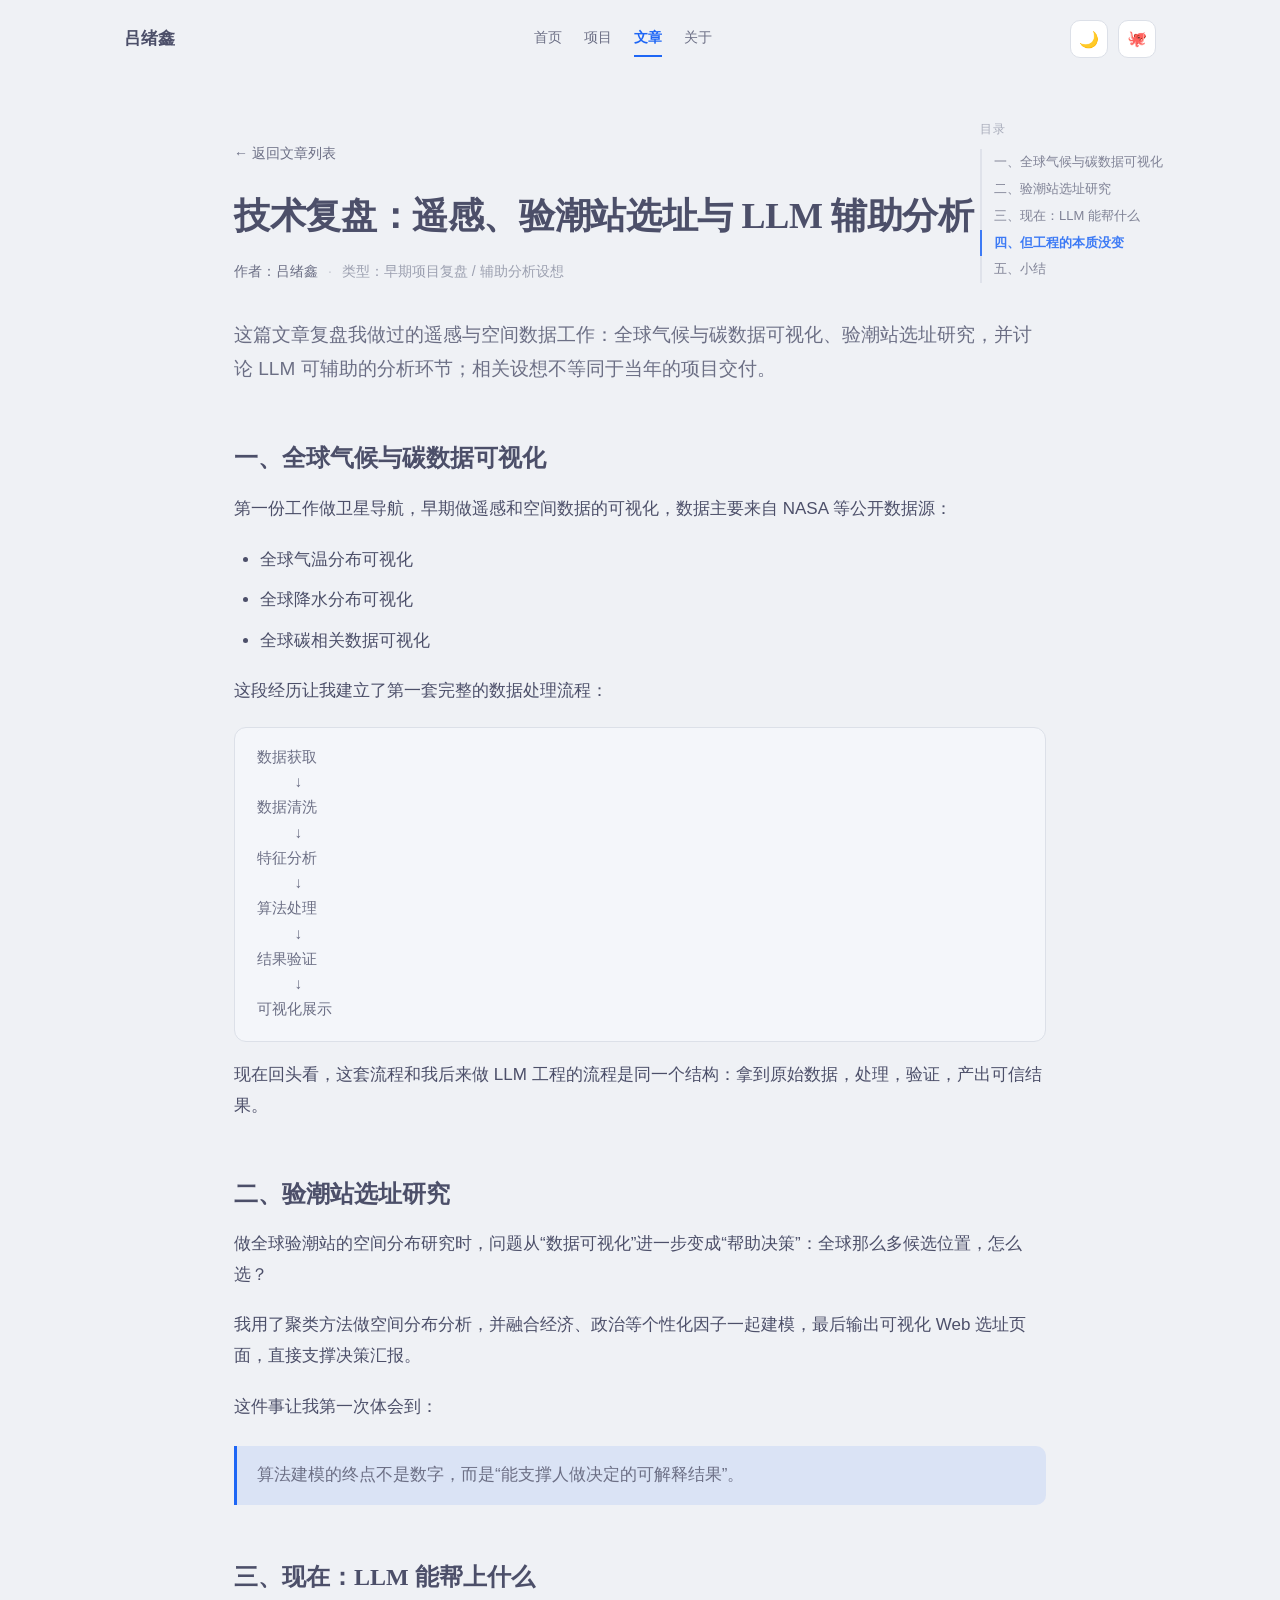
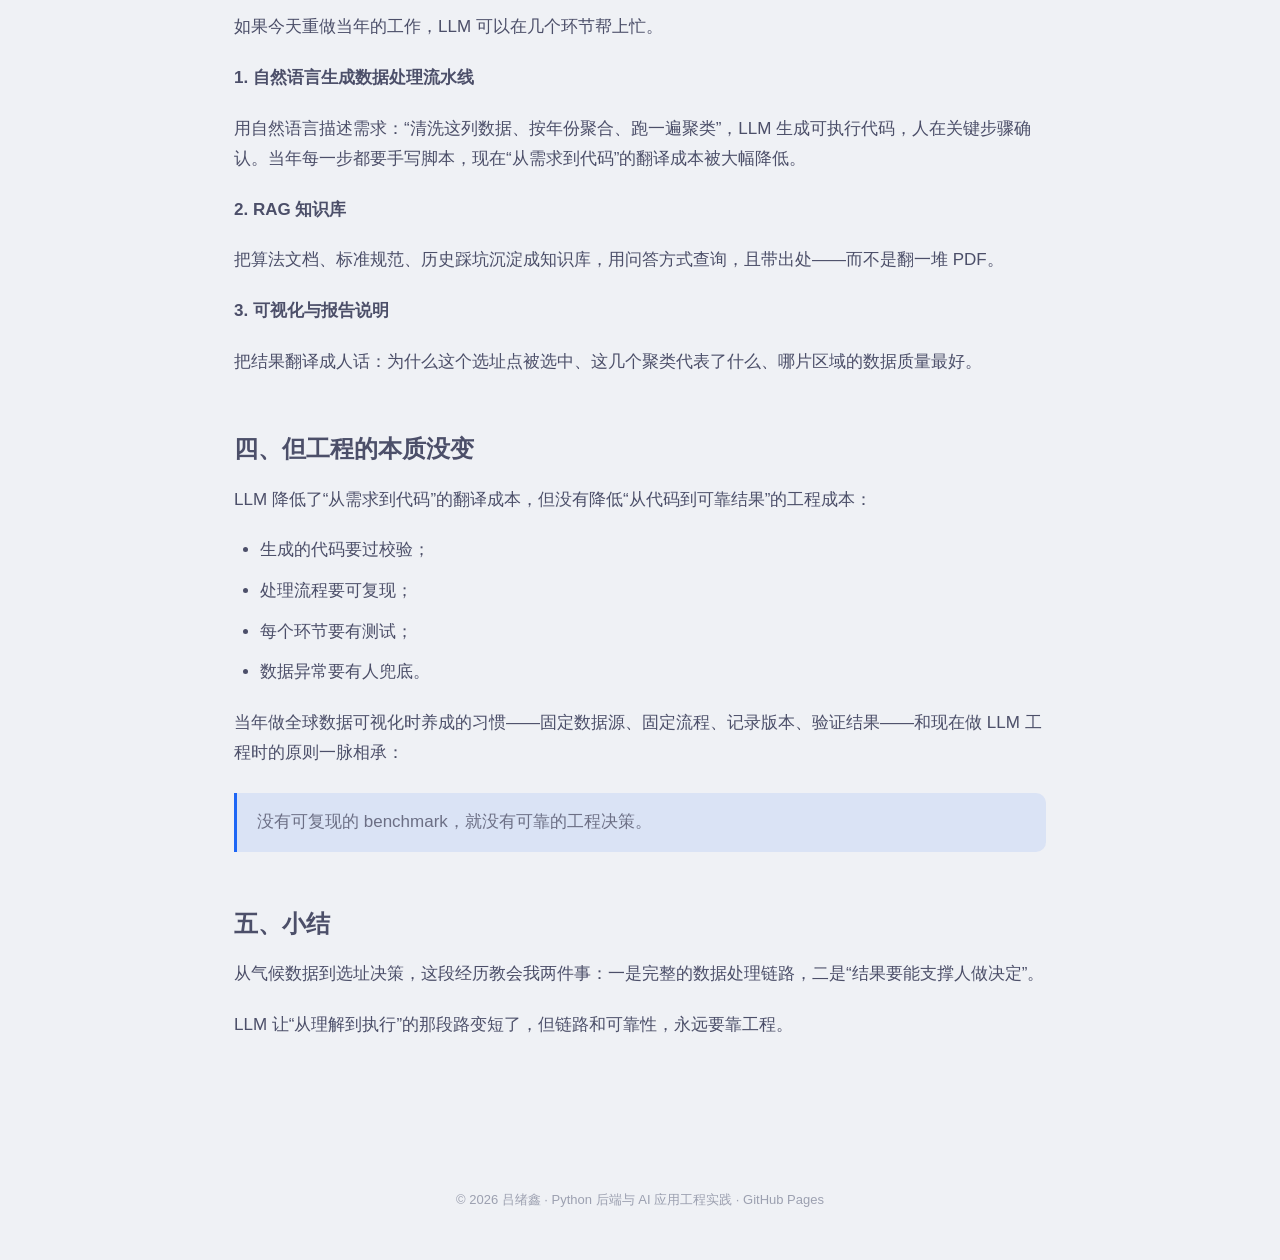
<file: posts/2026-09-02-llm-empower-remote-sensing.html>
<!DOCTYPE html>
<html lang="zh-CN">
<head>
  <meta charset="UTF-8">
  <meta name="viewport" content="width=device-width, initial-scale=1.0">
  <meta name="description" content="技术复盘：遥感、验潮站选址与 LLM 辅助分析 — 吕绪鑫">
  <title>遥感、验潮站选址与 LLM 辅助分析 · 吕绪鑫</title>
  <link rel="stylesheet" href="/assets/style.css">
  <link rel="icon" href="data:image/svg+xml,<svg xmlns='http://www.w3.org/2000/svg' viewBox='0 0 100 100'><text y='.9em' font-size='90'>🛠️</text></svg>">
</head>
<body>
  <div id="progress"></div>

  <nav class="site-nav">
    <a class="brand" href="/">吕绪鑫</a>
    <div class="nav-links">
      <a href="/">首页</a>
      <a href="/projects/">项目</a>
      <a href="/posts/" class="active">文章</a>
      <a href="/about.html">关于</a>
    </div>
    <div class="nav-right">
      <button id="theme-toggle" class="icon-btn" aria-label="切换明暗主题">🌙</button>
      <a class="icon-btn" href="https://github.com/silaslv" target="_blank" rel="noopener" aria-label="GitHub">🐙</a>
    </div>
  </nav>

  <aside class="toc">
    <div class="toc-title">目录</div>
    <a href="#sec-1">一、全球气候与碳数据可视化</a>
    <a href="#sec-2">二、验潮站选址研究</a>
    <a href="#sec-3">三、现在：LLM 能帮什么</a>
    <a href="#sec-4">四、但工程的本质没变</a>
    <a href="#sec-5">五、小结</a>
  </aside>

  <main class="container">
    <header class="article-header">
      <a class="back" href="/posts/">← 返回文章列表</a>
      <h1>技术复盘：遥感、验潮站选址与 LLM 辅助分析</h1>
      <div class="byline">
        <span class="author">作者：吕绪鑫</span>
        <span class="sep">·</span>
        <span>类型：早期项目复盘 / 辅助分析设想</span>
      </div>
    </header>

    <article class="article-body">
      <p class="lead">这篇文章复盘我做过的遥感与空间数据工作：全球气候与碳数据可视化、验潮站选址研究，并讨论 LLM 可辅助的分析环节；相关设想不等同于当年的项目交付。</p>

      <h2 id="sec-1">一、全球气候与碳数据可视化</h2>

      <p>第一份工作做卫星导航，早期做遥感和空间数据的可视化，数据主要来自 NASA 等公开数据源：</p>
      <ul>
        <li>全球气温分布可视化</li>
        <li>全球降水分布可视化</li>
        <li>全球碳相关数据可视化</li>
      </ul>

      <p>这段经历让我建立了第一套完整的数据处理流程：</p>

      <pre class="flow">数据获取
    ↓
数据清洗
    ↓
特征分析
    ↓
算法处理
    ↓
结果验证
    ↓
可视化展示</pre>

      <p>现在回头看，这套流程和我后来做 LLM 工程的流程是同一个结构：拿到原始数据，处理，验证，产出可信结果。</p>

      <h2 id="sec-2">二、验潮站选址研究</h2>

      <p>做全球验潮站的空间分布研究时，问题从“数据可视化”进一步变成“帮助决策”：全球那么多候选位置，怎么选？</p>

      <p>我用了聚类方法做空间分布分析，并融合经济、政治等个性化因子一起建模，最后输出可视化 Web 选址页面，直接支撑决策汇报。</p>

      <p>这件事让我第一次体会到：</p>

      <blockquote>
        <p>算法建模的终点不是数字，而是“能支撑人做决定的可解释结果”。</p>
      </blockquote>

      <h2 id="sec-3">三、现在：LLM 能帮上什么</h2>

      <p>如果今天重做当年的工作，LLM 可以在几个环节帮上忙。</p>

      <p><strong>1. 自然语言生成数据处理流水线</strong></p>

      <p>用自然语言描述需求：“清洗这列数据、按年份聚合、跑一遍聚类”，LLM 生成可执行代码，人在关键步骤确认。当年每一步都要手写脚本，现在“从需求到代码”的翻译成本被大幅降低。</p>

      <p><strong>2. RAG 知识库</strong></p>

      <p>把算法文档、标准规范、历史踩坑沉淀成知识库，用问答方式查询，且带出处——而不是翻一堆 PDF。</p>

      <p><strong>3. 可视化与报告说明</strong></p>

      <p>把结果翻译成人话：为什么这个选址点被选中、这几个聚类代表了什么、哪片区域的数据质量最好。</p>

      <h2 id="sec-4">四、但工程的本质没变</h2>

      <p>LLM 降低了“从需求到代码”的翻译成本，但没有降低“从代码到可靠结果”的工程成本：</p>
      <ul>
        <li>生成的代码要过校验；</li>
        <li>处理流程要可复现；</li>
        <li>每个环节要有测试；</li>
        <li>数据异常要有人兜底。</li>
      </ul>

      <p>当年做全球数据可视化时养成的习惯——固定数据源、固定流程、记录版本、验证结果——和现在做 LLM 工程时的原则一脉相承：</p>

      <blockquote>
        <p>没有可复现的 benchmark，就没有可靠的工程决策。</p>
      </blockquote>

      <h2 id="sec-5">五、小结</h2>

      <p>从气候数据到选址决策，这段经历教会我两件事：一是完整的数据处理链路，二是“结果要能支撑人做决定”。</p>

      <p>LLM 让“从理解到执行”的那段路变短了，但链路和可靠性，永远要靠工程。</p>
    </article>
  </main>

  <button id="top-btn" class="icon-btn" aria-label="返回顶部">↑</button>

  <footer>
    © 2026 吕绪鑫 · Python 后端与 AI 应用工程实践 · GitHub Pages
  </footer>

  <script src="/assets/main.js"></script>
</body>
</html>
</file>
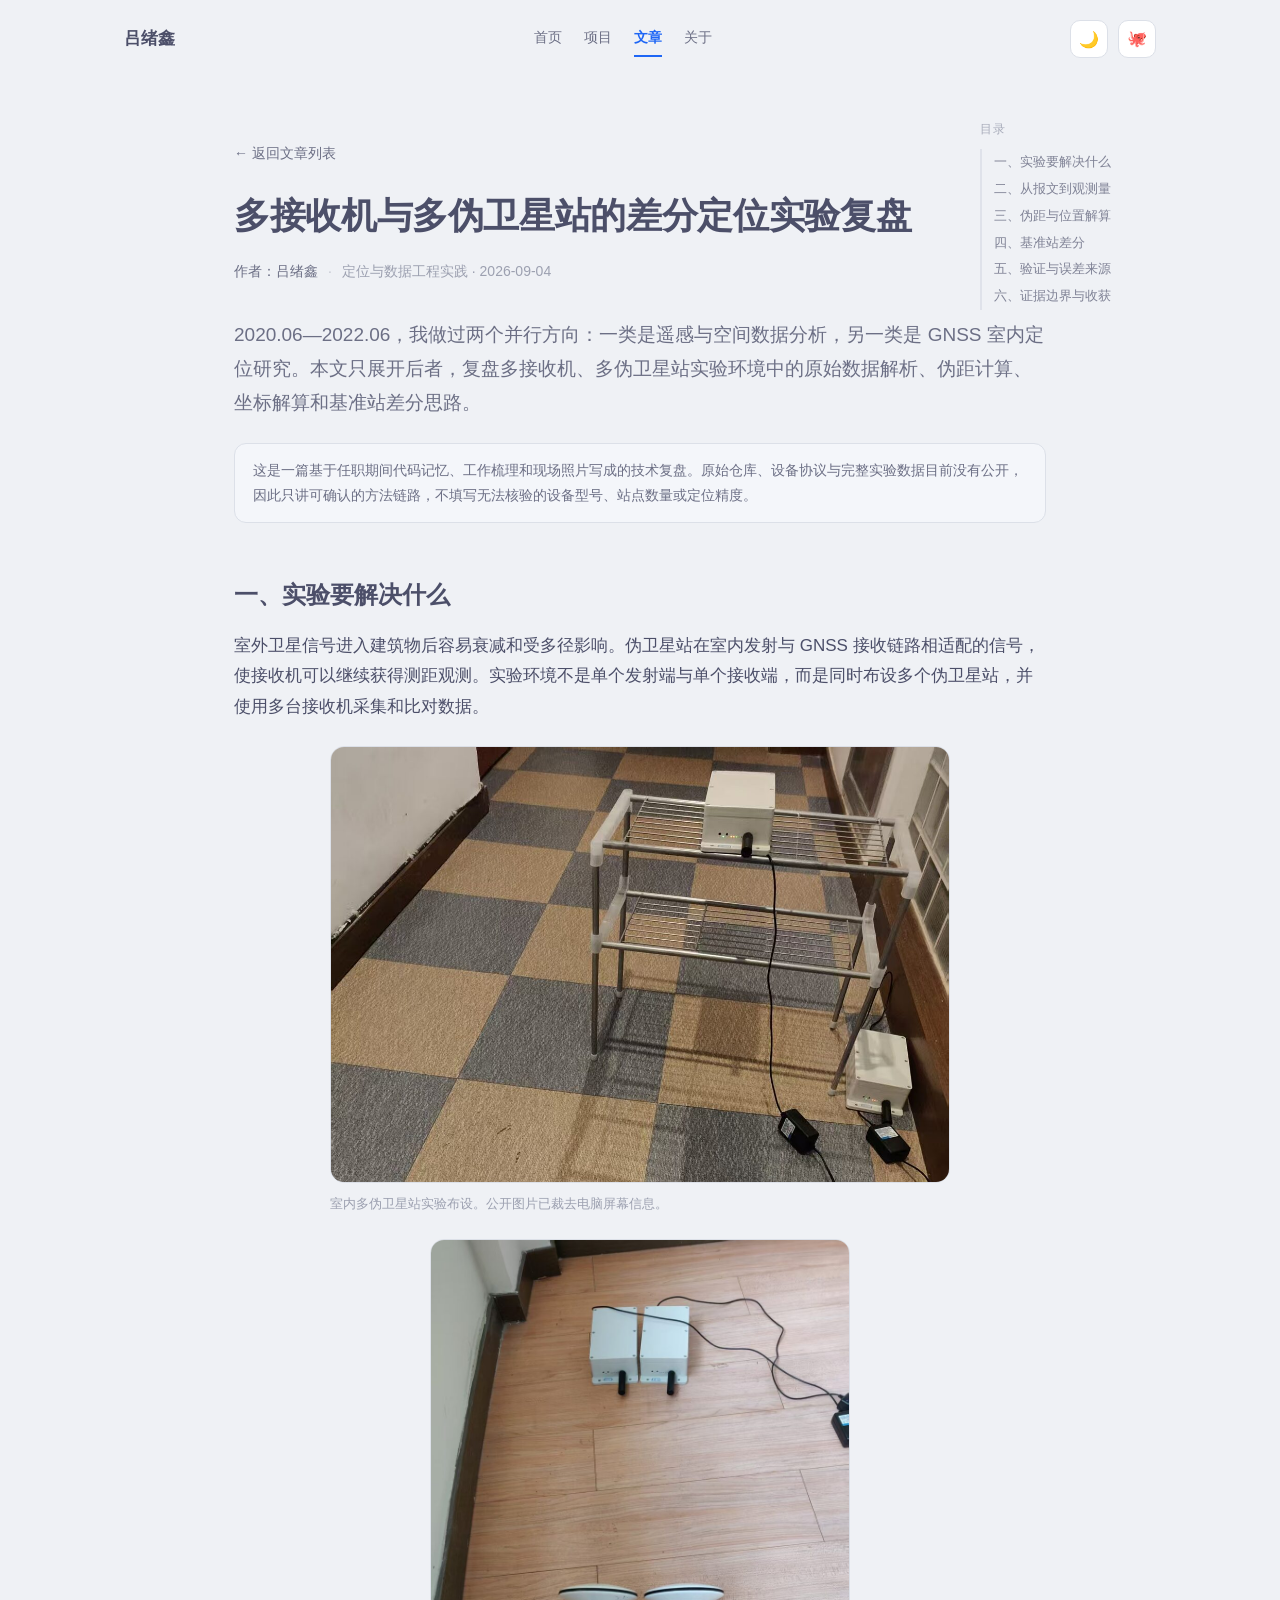
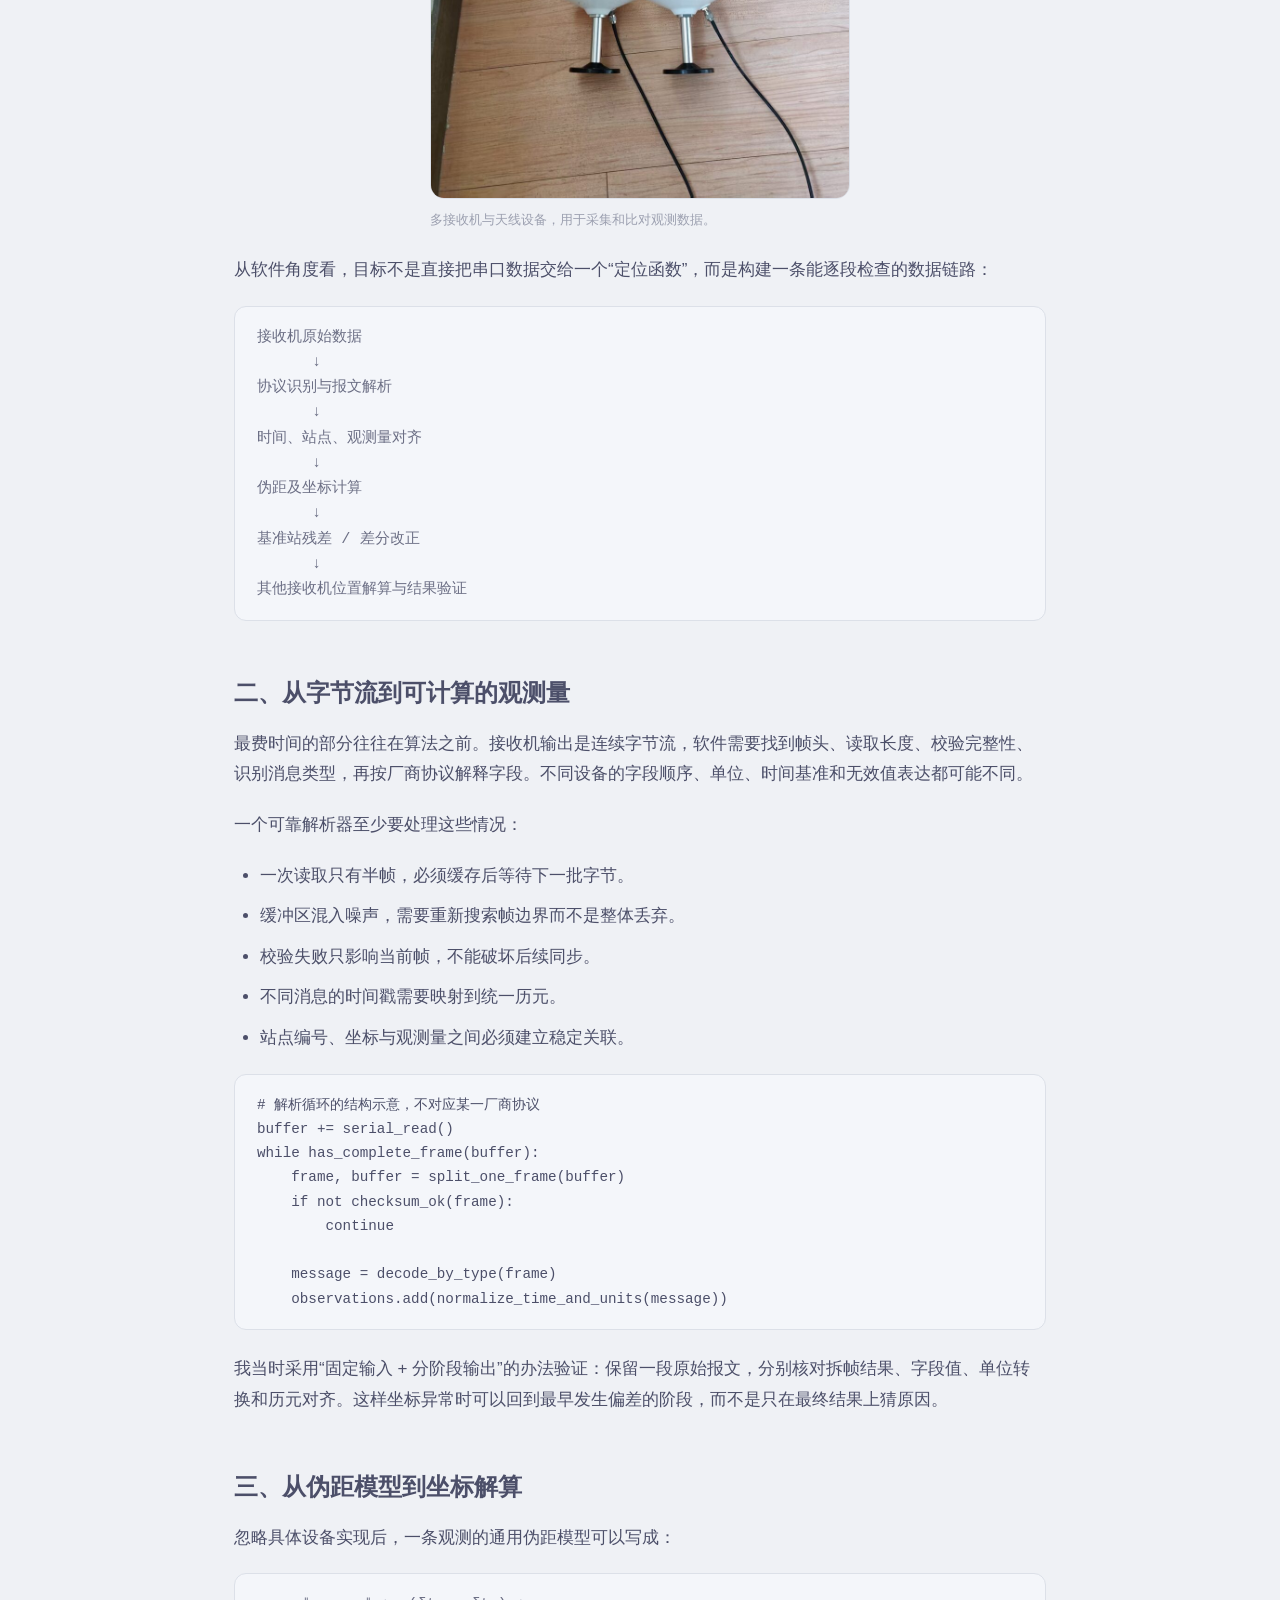
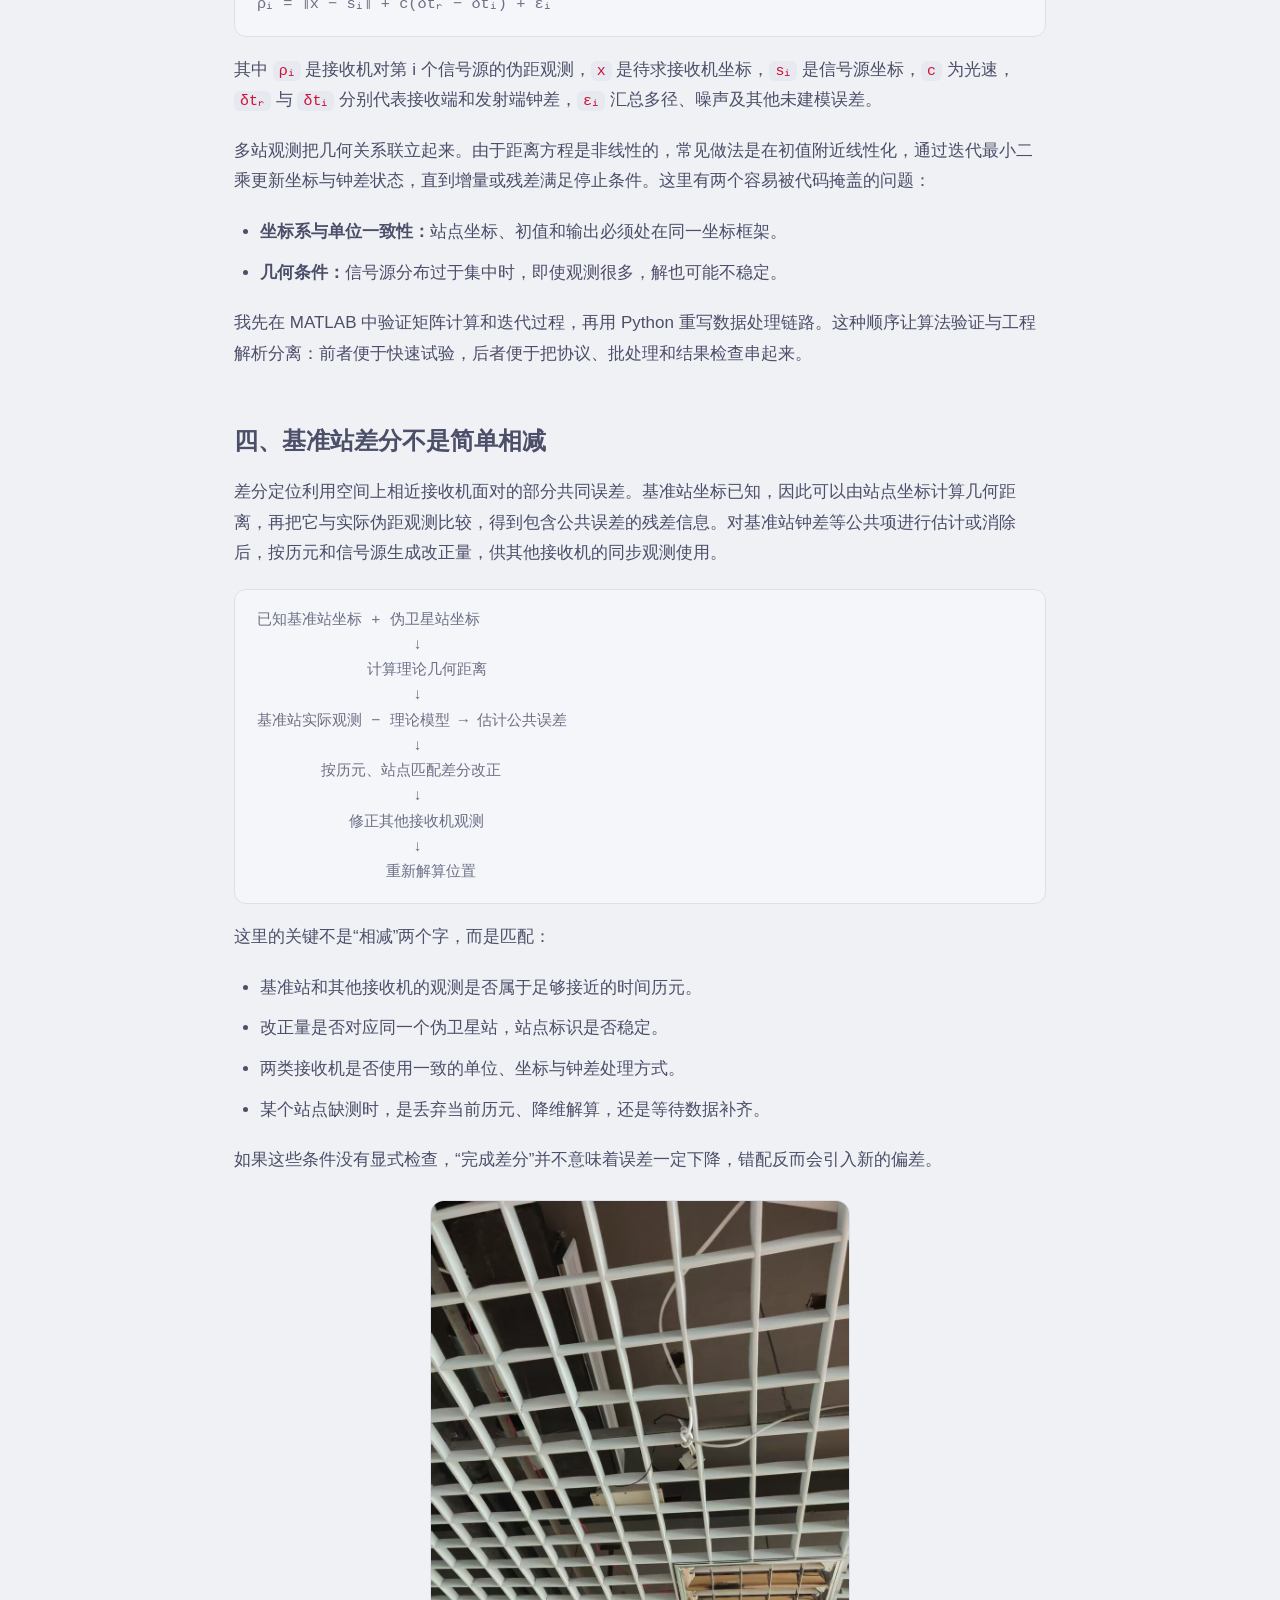
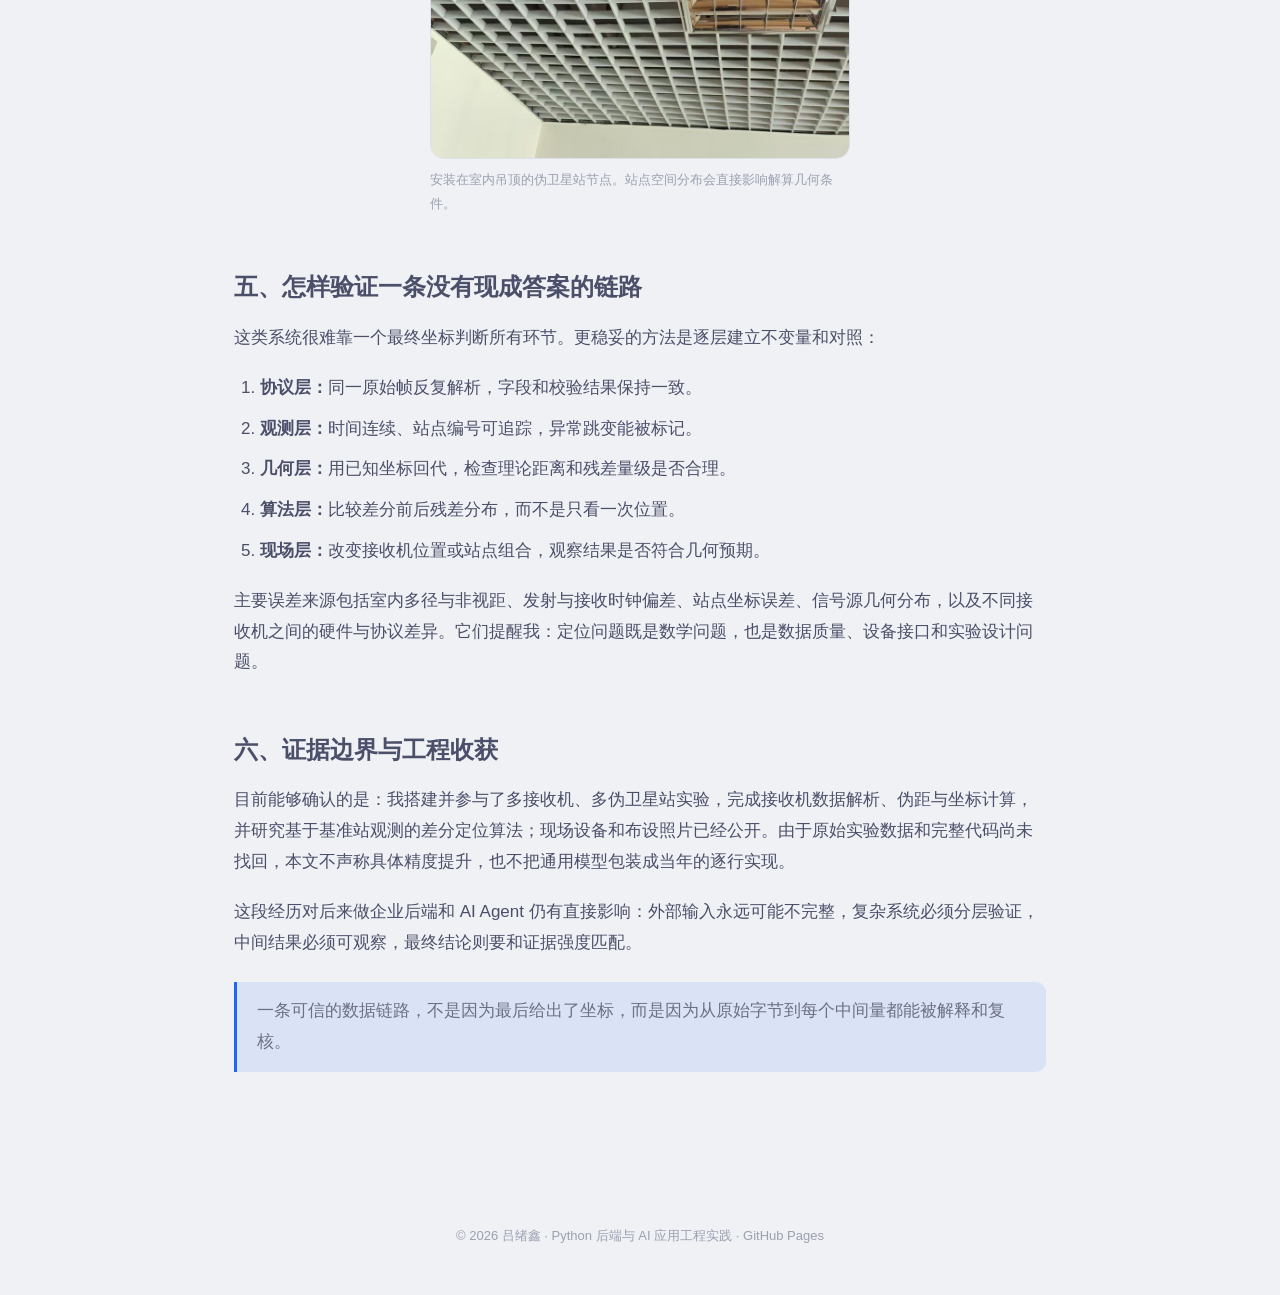
<file: posts/2026-09-04-gnss-differential-positioning.html>
<!DOCTYPE html>
<html lang="zh-CN">
<head>
  <meta charset="UTF-8">
  <meta name="viewport" content="width=device-width, initial-scale=1.0">
  <meta name="description" content="复盘多接收机、多伪卫星站室内 GNSS 实验，从原始观测解析、伪距模型到基准站差分定位与分阶段验证。">
  <title>多接收机与多伪卫星站的差分定位实验复盘 · 吕绪鑫</title>
  <link rel="stylesheet" href="/assets/style.css">
  <link rel="icon" href="data:image/svg+xml,<svg xmlns='http://www.w3.org/2000/svg' viewBox='0 0 100 100'><text y='.9em' font-size='90'>🛠️</text></svg>">
</head>
<body>
  <div id="progress"></div>

  <nav class="site-nav">
    <a class="brand" href="/">吕绪鑫</a>
    <div class="nav-links">
      <a href="/">首页</a>
      <a href="/projects/">项目</a>
      <a href="/posts/" class="active">文章</a>
      <a href="/about.html">关于</a>
    </div>
    <div class="nav-right">
      <button id="theme-toggle" class="icon-btn" aria-label="切换明暗主题">🌙</button>
      <a class="icon-btn" href="https://github.com/silaslv" target="_blank" rel="noopener" aria-label="GitHub">🐙</a>
    </div>
  </nav>

  <aside class="toc">
    <div class="toc-title">目录</div>
    <a href="#sec-1">一、实验要解决什么</a>
    <a href="#sec-2">二、从报文到观测量</a>
    <a href="#sec-3">三、伪距与位置解算</a>
    <a href="#sec-4">四、基准站差分</a>
    <a href="#sec-5">五、验证与误差来源</a>
    <a href="#sec-6">六、证据边界与收获</a>
  </aside>

  <main class="container">
    <header class="article-header">
      <a class="back" href="/posts/">← 返回文章列表</a>
      <h1>多接收机与多伪卫星站的差分定位实验复盘</h1>
      <div class="byline">
        <span class="author">作者：吕绪鑫</span>
        <span class="sep">·</span>
        <span>定位与数据工程实践 · 2026-09-04</span>
      </div>
    </header>

    <article class="article-body">
      <p class="lead">2020.06—2022.06，我做过两个并行方向：一类是遥感与空间数据分析，另一类是 GNSS 室内定位研究。本文只展开后者，复盘多接收机、多伪卫星站实验环境中的原始数据解析、伪距计算、坐标解算和基准站差分思路。</p>

      <div class="article-note">这是一篇基于任职期间代码记忆、工作梳理和现场照片写成的技术复盘。原始仓库、设备协议与完整实验数据目前没有公开，因此只讲可确认的方法链路，不填写无法核验的设备型号、站点数量或定位精度。</div>

      <h2 id="sec-1">一、实验要解决什么</h2>

      <p>室外卫星信号进入建筑物后容易衰减和受多径影响。伪卫星站在室内发射与 GNSS 接收链路相适配的信号，使接收机可以继续获得测距观测。实验环境不是单个发射端与单个接收端，而是同时布设多个伪卫星站，并使用多台接收机采集和比对数据。</p>

      <figure class="article-figure article-figure-centered">
        <img src="/assets/evidence/gnss-multi-station-experiment.jpg" width="1200" height="844" alt="室内多伪卫星站实验布设">
        <figcaption>室内多伪卫星站实验布设。公开图片已裁去电脑屏幕信息。</figcaption>
      </figure>

      <figure class="article-figure article-figure-centered article-figure-narrow">
        <img src="/assets/evidence/gnss-receivers-and-antennas.jpg" width="900" height="1200" alt="实验中的多接收机和天线设备">
        <figcaption>多接收机与天线设备，用于采集和比对观测数据。</figcaption>
      </figure>

      <p>从软件角度看，目标不是直接把串口数据交给一个“定位函数”，而是构建一条能逐段检查的数据链路：</p>

      <pre class="flow">接收机原始数据
      ↓
协议识别与报文解析
      ↓
时间、站点、观测量对齐
      ↓
伪距及坐标计算
      ↓
基准站残差 / 差分改正
      ↓
其他接收机位置解算与结果验证</pre>

      <h2 id="sec-2">二、从字节流到可计算的观测量</h2>

      <p>最费时间的部分往往在算法之前。接收机输出是连续字节流，软件需要找到帧头、读取长度、校验完整性、识别消息类型，再按厂商协议解释字段。不同设备的字段顺序、单位、时间基准和无效值表达都可能不同。</p>

      <p>一个可靠解析器至少要处理这些情况：</p>
      <ul>
        <li>一次读取只有半帧，必须缓存后等待下一批字节。</li>
        <li>缓冲区混入噪声，需要重新搜索帧边界而不是整体丢弃。</li>
        <li>校验失败只影响当前帧，不能破坏后续同步。</li>
        <li>不同消息的时间戳需要映射到统一历元。</li>
        <li>站点编号、坐标与观测量之间必须建立稳定关联。</li>
      </ul>

      <pre class="code-block"><code># 解析循环的结构示意，不对应某一厂商协议
buffer += serial_read()
while has_complete_frame(buffer):
    frame, buffer = split_one_frame(buffer)
    if not checksum_ok(frame):
        continue

    message = decode_by_type(frame)
    observations.add(normalize_time_and_units(message))</code></pre>

      <p>我当时采用“固定输入 + 分阶段输出”的办法验证：保留一段原始报文，分别核对拆帧结果、字段值、单位转换和历元对齐。这样坐标异常时可以回到最早发生偏差的阶段，而不是只在最终结果上猜原因。</p>

      <h2 id="sec-3">三、从伪距模型到坐标解算</h2>

      <p>忽略具体设备实现后，一条观测的通用伪距模型可以写成：</p>

      <pre class="flow">ρᵢ = ‖x − sᵢ‖ + c(δtᵣ − δtᵢ) + εᵢ</pre>

      <p>其中 <code>ρᵢ</code> 是接收机对第 i 个信号源的伪距观测，<code>x</code> 是待求接收机坐标，<code>sᵢ</code> 是信号源坐标，<code>c</code> 为光速，<code>δtᵣ</code> 与 <code>δtᵢ</code> 分别代表接收端和发射端钟差，<code>εᵢ</code> 汇总多径、噪声及其他未建模误差。</p>

      <p>多站观测把几何关系联立起来。由于距离方程是非线性的，常见做法是在初值附近线性化，通过迭代最小二乘更新坐标与钟差状态，直到增量或残差满足停止条件。这里有两个容易被代码掩盖的问题：</p>
      <ul>
        <li><strong>坐标系与单位一致性：</strong>站点坐标、初值和输出必须处在同一坐标框架。</li>
        <li><strong>几何条件：</strong>信号源分布过于集中时，即使观测很多，解也可能不稳定。</li>
      </ul>

      <p>我先在 MATLAB 中验证矩阵计算和迭代过程，再用 Python 重写数据处理链路。这种顺序让算法验证与工程解析分离：前者便于快速试验，后者便于把协议、批处理和结果检查串起来。</p>

      <h2 id="sec-4">四、基准站差分不是简单相减</h2>

      <p>差分定位利用空间上相近接收机面对的部分共同误差。基准站坐标已知，因此可以由站点坐标计算几何距离，再把它与实际伪距观测比较，得到包含公共误差的残差信息。对基准站钟差等公共项进行估计或消除后，按历元和信号源生成改正量，供其他接收机的同步观测使用。</p>

      <pre class="flow">已知基准站坐标 + 伪卫星站坐标
                 ↓
            计算理论几何距离
                 ↓
基准站实际观测 − 理论模型 → 估计公共误差
                 ↓
       按历元、站点匹配差分改正
                 ↓
          修正其他接收机观测
                 ↓
              重新解算位置</pre>

      <p>这里的关键不是“相减”两个字，而是匹配：</p>
      <ul>
        <li>基准站和其他接收机的观测是否属于足够接近的时间历元。</li>
        <li>改正量是否对应同一个伪卫星站，站点标识是否稳定。</li>
        <li>两类接收机是否使用一致的单位、坐标与钟差处理方式。</li>
        <li>某个站点缺测时，是丢弃当前历元、降维解算，还是等待数据补齐。</li>
      </ul>

      <p>如果这些条件没有显式检查，“完成差分”并不意味着误差一定下降，错配反而会引入新的偏差。</p>

      <figure class="article-figure article-figure-centered article-figure-narrow">
        <img src="/assets/evidence/gnss-ceiling-pseudolite.jpg" width="900" height="1200" alt="安装在室内吊顶的伪卫星站节点">
        <figcaption>安装在室内吊顶的伪卫星站节点。站点空间分布会直接影响解算几何条件。</figcaption>
      </figure>

      <h2 id="sec-5">五、怎样验证一条没有现成答案的链路</h2>

      <p>这类系统很难靠一个最终坐标判断所有环节。更稳妥的方法是逐层建立不变量和对照：</p>
      <ol>
        <li><strong>协议层：</strong>同一原始帧反复解析，字段和校验结果保持一致。</li>
        <li><strong>观测层：</strong>时间连续、站点编号可追踪，异常跳变能被标记。</li>
        <li><strong>几何层：</strong>用已知坐标回代，检查理论距离和残差量级是否合理。</li>
        <li><strong>算法层：</strong>比较差分前后残差分布，而不是只看一次位置。</li>
        <li><strong>现场层：</strong>改变接收机位置或站点组合，观察结果是否符合几何预期。</li>
      </ol>

      <p>主要误差来源包括室内多径与非视距、发射与接收时钟偏差、站点坐标误差、信号源几何分布，以及不同接收机之间的硬件与协议差异。它们提醒我：定位问题既是数学问题，也是数据质量、设备接口和实验设计问题。</p>

      <h2 id="sec-6">六、证据边界与工程收获</h2>

      <p>目前能够确认的是：我搭建并参与了多接收机、多伪卫星站实验，完成接收机数据解析、伪距与坐标计算，并研究基于基准站观测的差分定位算法；现场设备和布设照片已经公开。由于原始实验数据和完整代码尚未找回，本文不声称具体精度提升，也不把通用模型包装成当年的逐行实现。</p>

      <p>这段经历对后来做企业后端和 AI Agent 仍有直接影响：外部输入永远可能不完整，复杂系统必须分层验证，中间结果必须可观察，最终结论则要和证据强度匹配。</p>

      <blockquote><p>一条可信的数据链路，不是因为最后给出了坐标，而是因为从原始字节到每个中间量都能被解释和复核。</p></blockquote>
    </article>
  </main>

  <button id="top-btn" class="icon-btn" aria-label="返回顶部">↑</button>
  <footer>© 2026 吕绪鑫 · Python 后端与 AI 应用工程实践 · GitHub Pages</footer>
  <script src="/assets/main.js"></script>
</body>
</html>
</file>
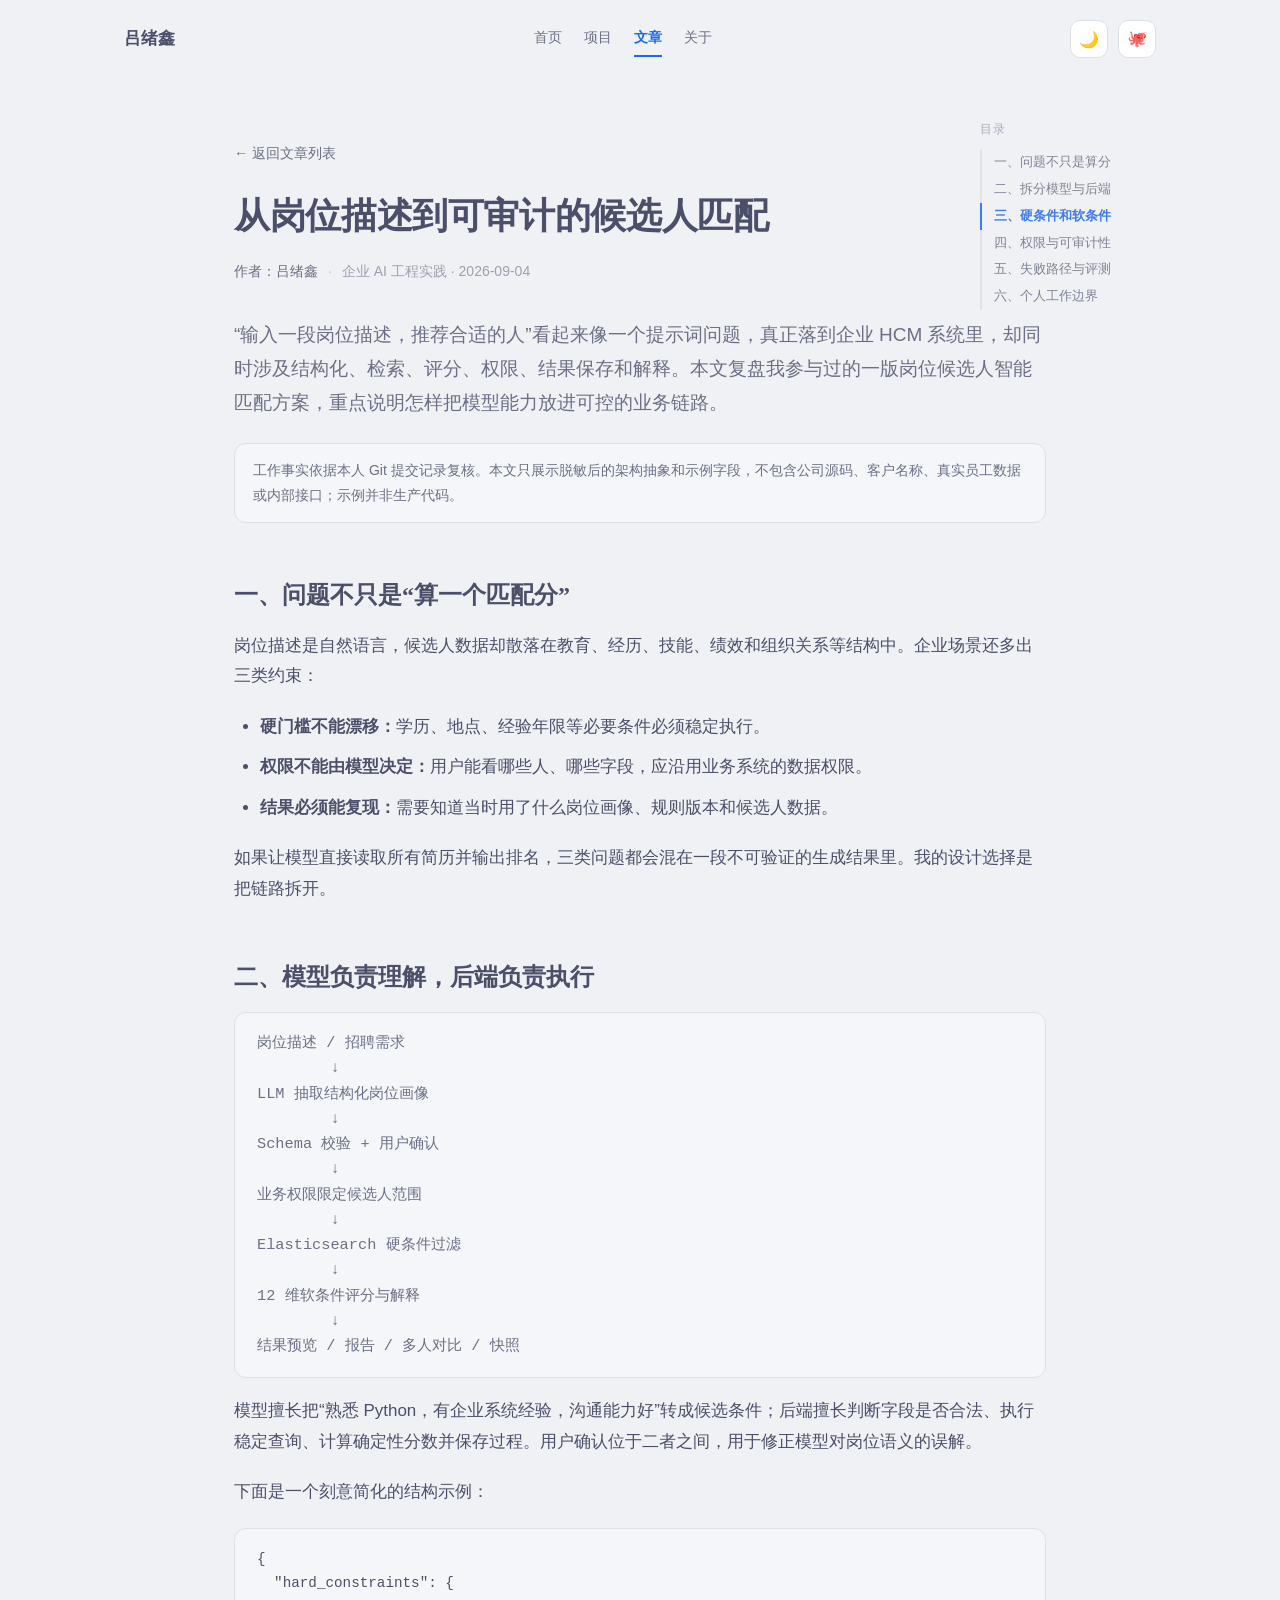
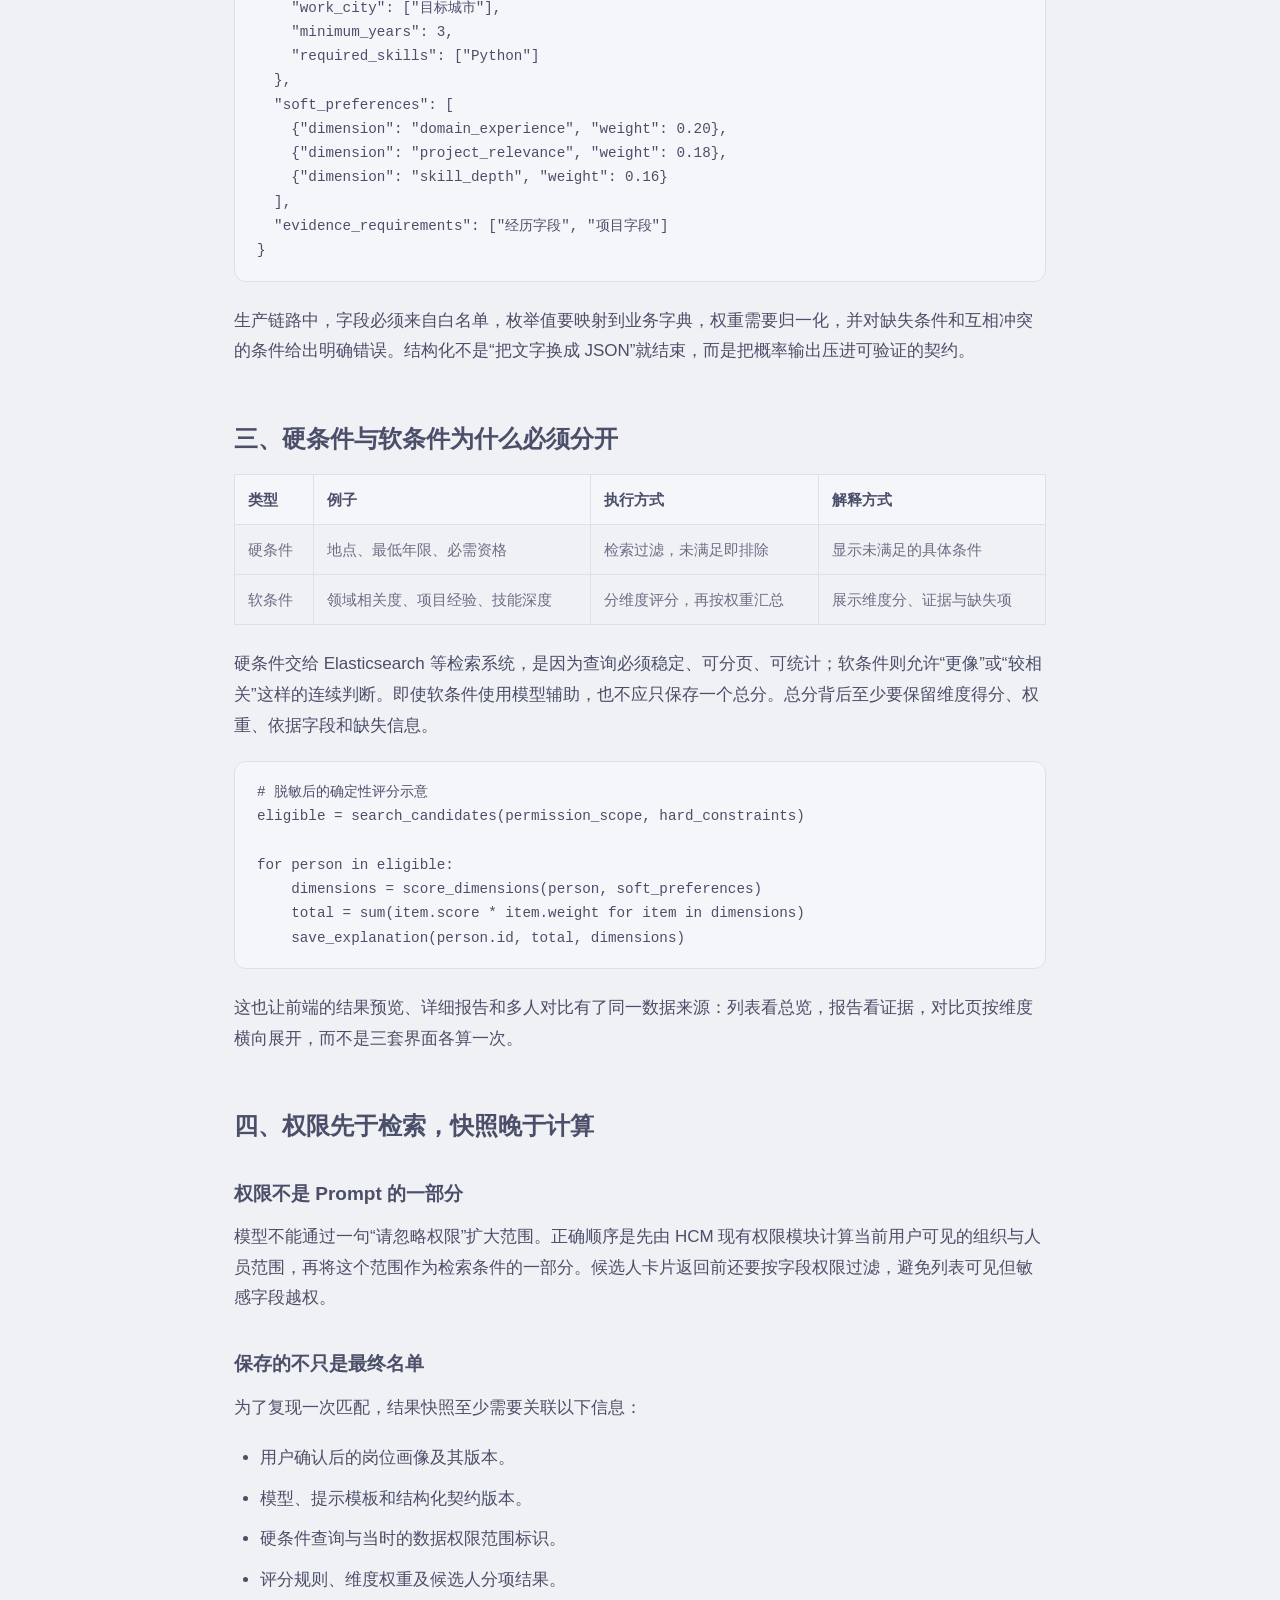
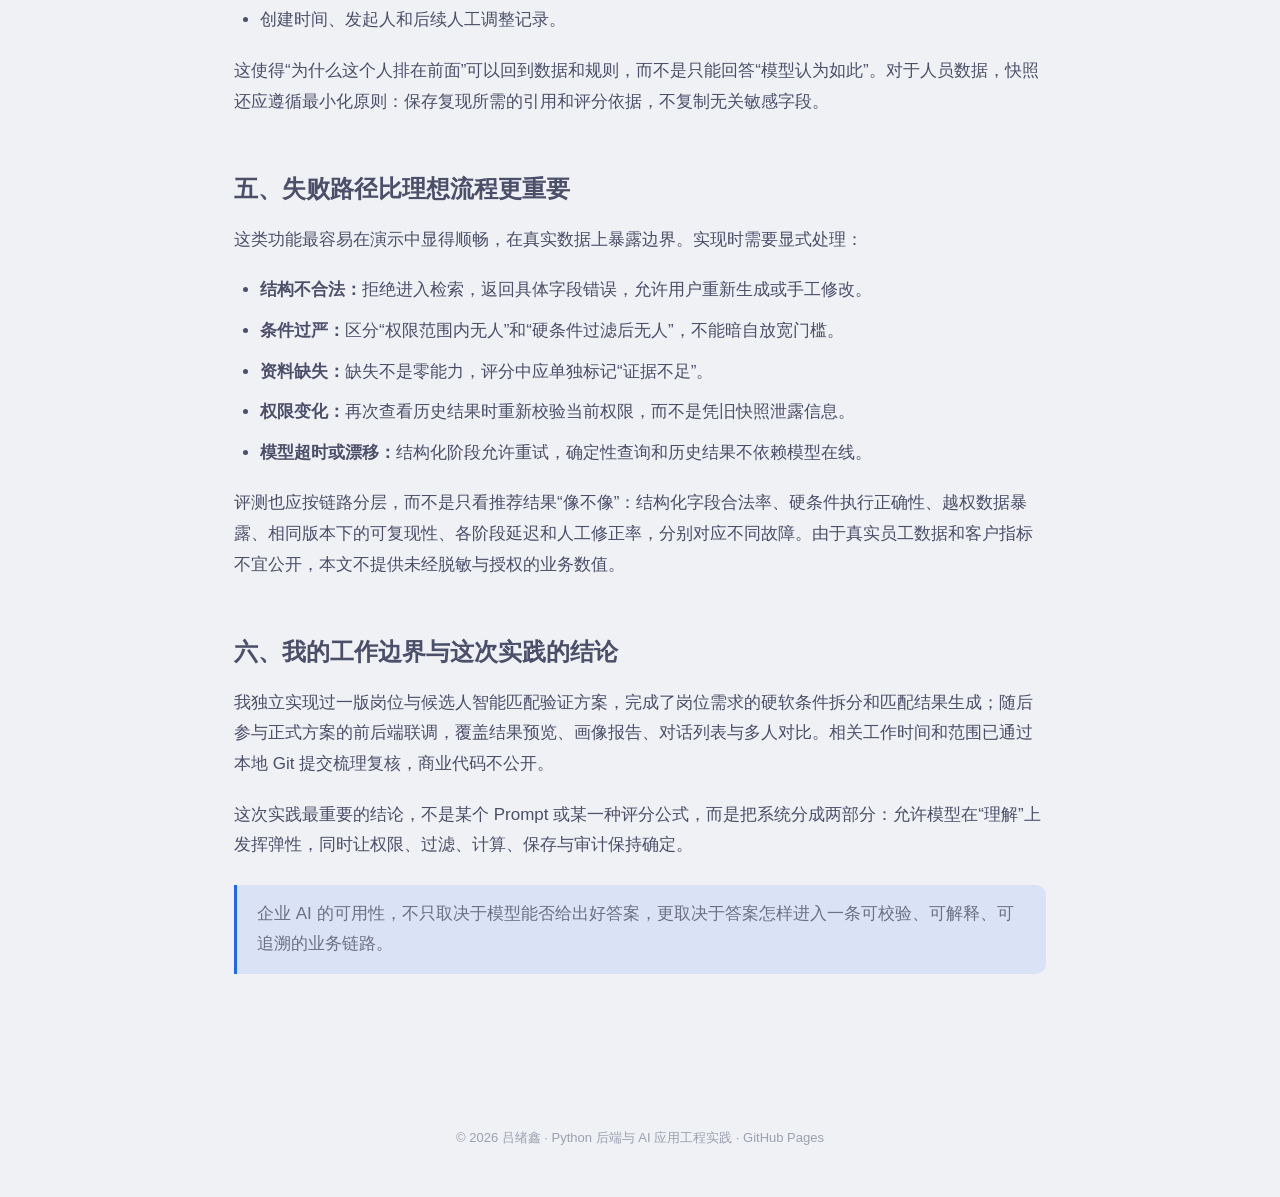
<file: posts/2026-09-04-job-candidate-matching-engineering.html>
<!DOCTYPE html>
<html lang="zh-CN">
<head>
  <meta charset="UTF-8">
  <meta name="viewport" content="width=device-width, initial-scale=1.0">
  <meta name="description" content="从岗位描述结构化、硬条件过滤、12 维评分、数据权限和结果快照，复盘企业岗位候选人匹配的工程设计。">
  <title>从岗位描述到可审计的候选人匹配 · 吕绪鑫</title>
  <link rel="stylesheet" href="/assets/style.css">
  <link rel="icon" href="data:image/svg+xml,<svg xmlns='http://www.w3.org/2000/svg' viewBox='0 0 100 100'><text y='.9em' font-size='90'>🛠️</text></svg>">
</head>
<body>
  <div id="progress"></div>

  <nav class="site-nav">
    <a class="brand" href="/">吕绪鑫</a>
    <div class="nav-links">
      <a href="/">首页</a>
      <a href="/projects/">项目</a>
      <a href="/posts/" class="active">文章</a>
      <a href="/about.html">关于</a>
    </div>
    <div class="nav-right">
      <button id="theme-toggle" class="icon-btn" aria-label="切换明暗主题">🌙</button>
      <a class="icon-btn" href="https://github.com/silaslv" target="_blank" rel="noopener" aria-label="GitHub">🐙</a>
    </div>
  </nav>

  <aside class="toc">
    <div class="toc-title">目录</div>
    <a href="#sec-1">一、问题不只是算分</a>
    <a href="#sec-2">二、拆分模型与后端</a>
    <a href="#sec-3">三、硬条件和软条件</a>
    <a href="#sec-4">四、权限与可审计性</a>
    <a href="#sec-5">五、失败路径与评测</a>
    <a href="#sec-6">六、个人工作边界</a>
  </aside>

  <main class="container">
    <header class="article-header">
      <a class="back" href="/posts/">← 返回文章列表</a>
      <h1>从岗位描述到可审计的候选人匹配</h1>
      <div class="byline">
        <span class="author">作者：吕绪鑫</span>
        <span class="sep">·</span>
        <span>企业 AI 工程实践 · 2026-09-04</span>
      </div>
    </header>

    <article class="article-body">
      <p class="lead">“输入一段岗位描述，推荐合适的人”看起来像一个提示词问题，真正落到企业 HCM 系统里，却同时涉及结构化、检索、评分、权限、结果保存和解释。本文复盘我参与过的一版岗位候选人智能匹配方案，重点说明怎样把模型能力放进可控的业务链路。</p>

      <div class="article-note">工作事实依据本人 Git 提交记录复核。本文只展示脱敏后的架构抽象和示例字段，不包含公司源码、客户名称、真实员工数据或内部接口；示例并非生产代码。</div>

      <h2 id="sec-1">一、问题不只是“算一个匹配分”</h2>

      <p>岗位描述是自然语言，候选人数据却散落在教育、经历、技能、绩效和组织关系等结构中。企业场景还多出三类约束：</p>
      <ul>
        <li><strong>硬门槛不能漂移：</strong>学历、地点、经验年限等必要条件必须稳定执行。</li>
        <li><strong>权限不能由模型决定：</strong>用户能看哪些人、哪些字段，应沿用业务系统的数据权限。</li>
        <li><strong>结果必须能复现：</strong>需要知道当时用了什么岗位画像、规则版本和候选人数据。</li>
      </ul>

      <p>如果让模型直接读取所有简历并输出排名，三类问题都会混在一段不可验证的生成结果里。我的设计选择是把链路拆开。</p>

      <h2 id="sec-2">二、模型负责理解，后端负责执行</h2>

      <pre class="flow">岗位描述 / 招聘需求
        ↓
LLM 抽取结构化岗位画像
        ↓
Schema 校验 + 用户确认
        ↓
业务权限限定候选人范围
        ↓
Elasticsearch 硬条件过滤
        ↓
12 维软条件评分与解释
        ↓
结果预览 / 报告 / 多人对比 / 快照</pre>

      <p>模型擅长把“熟悉 Python，有企业系统经验，沟通能力好”转成候选条件；后端擅长判断字段是否合法、执行稳定查询、计算确定性分数并保存过程。用户确认位于二者之间，用于修正模型对岗位语义的误解。</p>

      <p>下面是一个刻意简化的结构示例：</p>

      <pre class="code-block"><code>{
  "hard_constraints": {
    "work_city": ["目标城市"],
    "minimum_years": 3,
    "required_skills": ["Python"]
  },
  "soft_preferences": [
    {"dimension": "domain_experience", "weight": 0.20},
    {"dimension": "project_relevance", "weight": 0.18},
    {"dimension": "skill_depth", "weight": 0.16}
  ],
  "evidence_requirements": ["经历字段", "项目字段"]
}</code></pre>

      <p>生产链路中，字段必须来自白名单，枚举值要映射到业务字典，权重需要归一化，并对缺失条件和互相冲突的条件给出明确错误。结构化不是“把文字换成 JSON”就结束，而是把概率输出压进可验证的契约。</p>

      <h2 id="sec-3">三、硬条件与软条件为什么必须分开</h2>

      <div class="table-wrap">
        <table>
          <thead><tr><th>类型</th><th>例子</th><th>执行方式</th><th>解释方式</th></tr></thead>
          <tbody>
            <tr><td>硬条件</td><td>地点、最低年限、必需资格</td><td>检索过滤，未满足即排除</td><td>显示未满足的具体条件</td></tr>
            <tr><td>软条件</td><td>领域相关度、项目经验、技能深度</td><td>分维度评分，再按权重汇总</td><td>展示维度分、证据与缺失项</td></tr>
          </tbody>
        </table>
      </div>

      <p>硬条件交给 Elasticsearch 等检索系统，是因为查询必须稳定、可分页、可统计；软条件则允许“更像”或“较相关”这样的连续判断。即使软条件使用模型辅助，也不应只保存一个总分。总分背后至少要保留维度得分、权重、依据字段和缺失信息。</p>

      <pre class="code-block"><code># 脱敏后的确定性评分示意
eligible = search_candidates(permission_scope, hard_constraints)

for person in eligible:
    dimensions = score_dimensions(person, soft_preferences)
    total = sum(item.score * item.weight for item in dimensions)
    save_explanation(person.id, total, dimensions)</code></pre>

      <p>这也让前端的结果预览、详细报告和多人对比有了同一数据来源：列表看总览，报告看证据，对比页按维度横向展开，而不是三套界面各算一次。</p>

      <h2 id="sec-4">四、权限先于检索，快照晚于计算</h2>

      <h3>权限不是 Prompt 的一部分</h3>

      <p>模型不能通过一句“请忽略权限”扩大范围。正确顺序是先由 HCM 现有权限模块计算当前用户可见的组织与人员范围，再将这个范围作为检索条件的一部分。候选人卡片返回前还要按字段权限过滤，避免列表可见但敏感字段越权。</p>

      <h3>保存的不只是最终名单</h3>

      <p>为了复现一次匹配，结果快照至少需要关联以下信息：</p>
      <ul>
        <li>用户确认后的岗位画像及其版本。</li>
        <li>模型、提示模板和结构化契约版本。</li>
        <li>硬条件查询与当时的数据权限范围标识。</li>
        <li>评分规则、维度权重及候选人分项结果。</li>
        <li>创建时间、发起人和后续人工调整记录。</li>
      </ul>

      <p>这使得“为什么这个人排在前面”可以回到数据和规则，而不是只能回答“模型认为如此”。对于人员数据，快照还应遵循最小化原则：保存复现所需的引用和评分依据，不复制无关敏感字段。</p>

      <h2 id="sec-5">五、失败路径比理想流程更重要</h2>

      <p>这类功能最容易在演示中显得顺畅，在真实数据上暴露边界。实现时需要显式处理：</p>
      <ul>
        <li><strong>结构不合法：</strong>拒绝进入检索，返回具体字段错误，允许用户重新生成或手工修改。</li>
        <li><strong>条件过严：</strong>区分“权限范围内无人”和“硬条件过滤后无人”，不能暗自放宽门槛。</li>
        <li><strong>资料缺失：</strong>缺失不是零能力，评分中应单独标记“证据不足”。</li>
        <li><strong>权限变化：</strong>再次查看历史结果时重新校验当前权限，而不是凭旧快照泄露信息。</li>
        <li><strong>模型超时或漂移：</strong>结构化阶段允许重试，确定性查询和历史结果不依赖模型在线。</li>
      </ul>

      <p>评测也应按链路分层，而不是只看推荐结果“像不像”：结构化字段合法率、硬条件执行正确性、越权数据暴露、相同版本下的可复现性、各阶段延迟和人工修正率，分别对应不同故障。由于真实员工数据和客户指标不宜公开，本文不提供未经脱敏与授权的业务数值。</p>

      <h2 id="sec-6">六、我的工作边界与这次实践的结论</h2>

      <p>我独立实现过一版岗位与候选人智能匹配验证方案，完成了岗位需求的硬软条件拆分和匹配结果生成；随后参与正式方案的前后端联调，覆盖结果预览、画像报告、对话列表与多人对比。相关工作时间和范围已通过本地 Git 提交梳理复核，商业代码不公开。</p>

      <p>这次实践最重要的结论，不是某个 Prompt 或某一种评分公式，而是把系统分成两部分：允许模型在“理解”上发挥弹性，同时让权限、过滤、计算、保存与审计保持确定。</p>

      <blockquote><p>企业 AI 的可用性，不只取决于模型能否给出好答案，更取决于答案怎样进入一条可校验、可解释、可追溯的业务链路。</p></blockquote>
    </article>
  </main>

  <button id="top-btn" class="icon-btn" aria-label="返回顶部">↑</button>
  <footer>© 2026 吕绪鑫 · Python 后端与 AI 应用工程实践 · GitHub Pages</footer>
  <script src="/assets/main.js"></script>
</body>
</html>
</file>
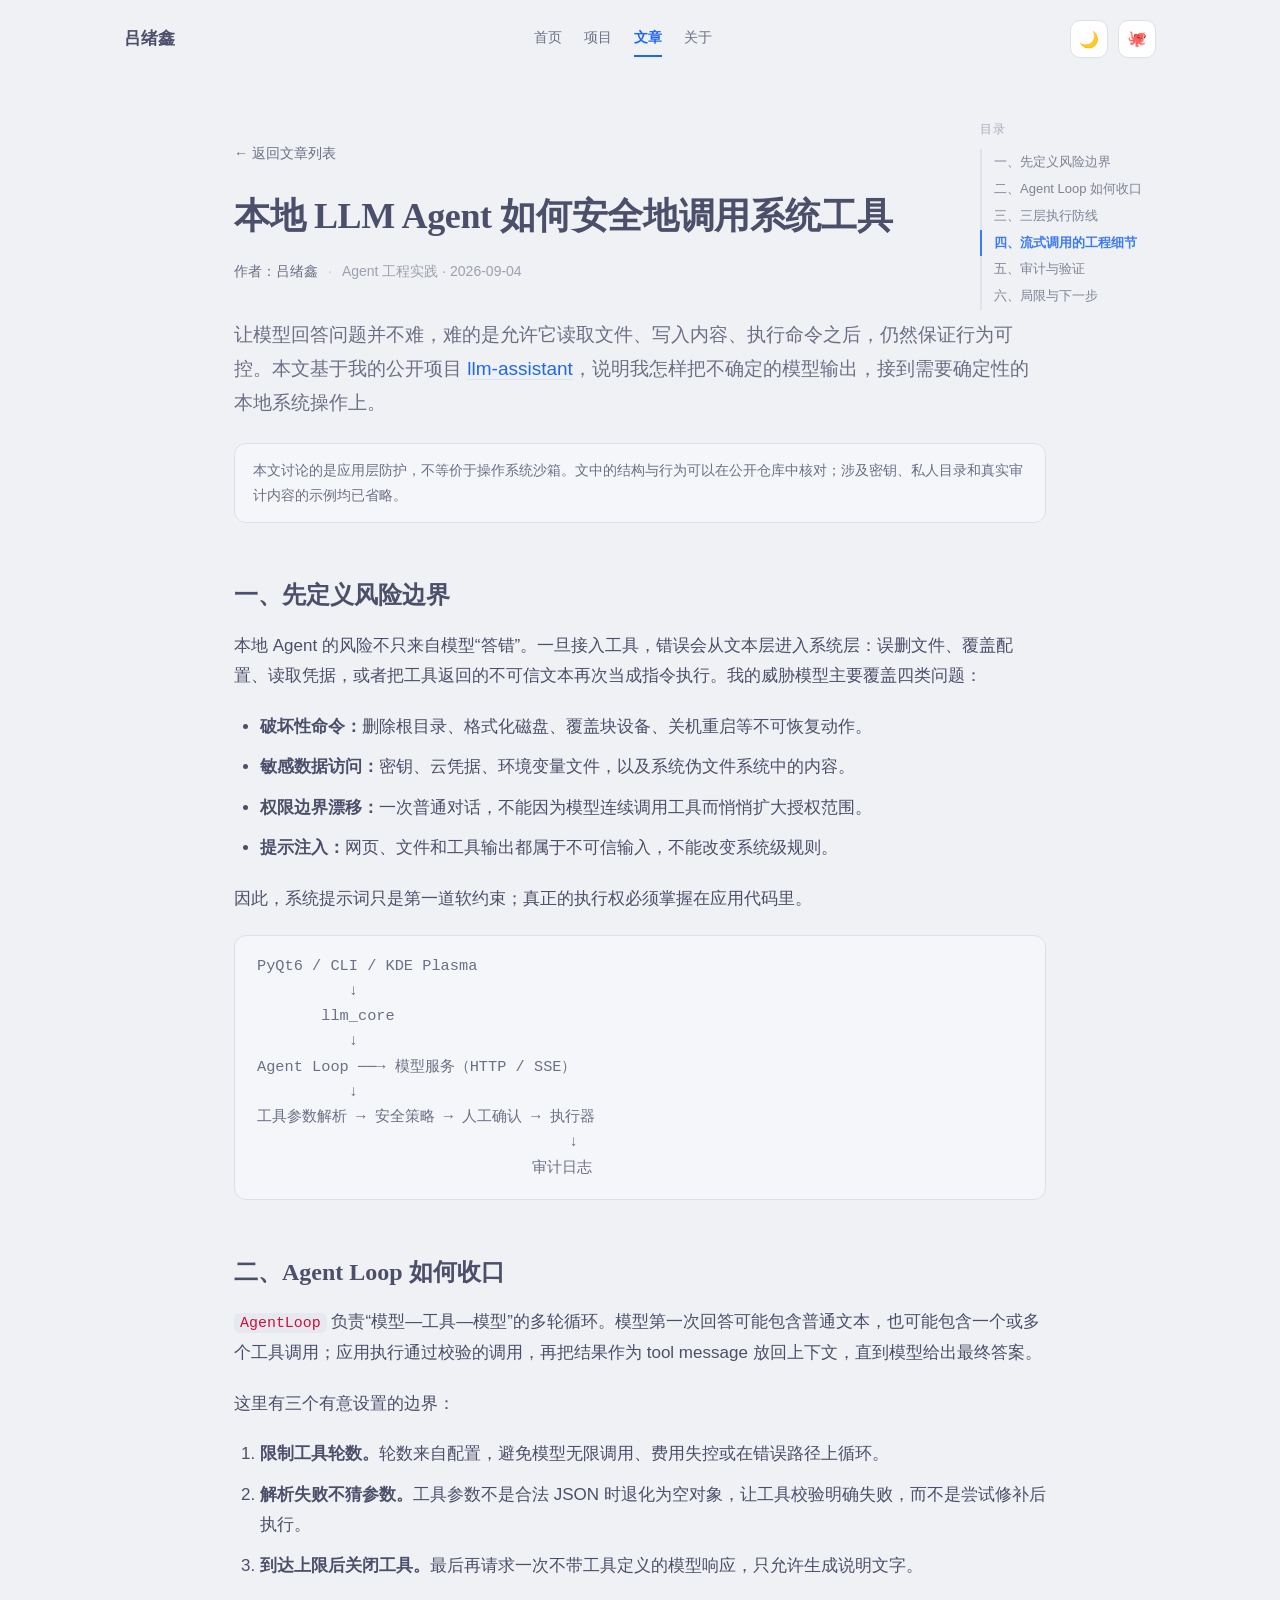
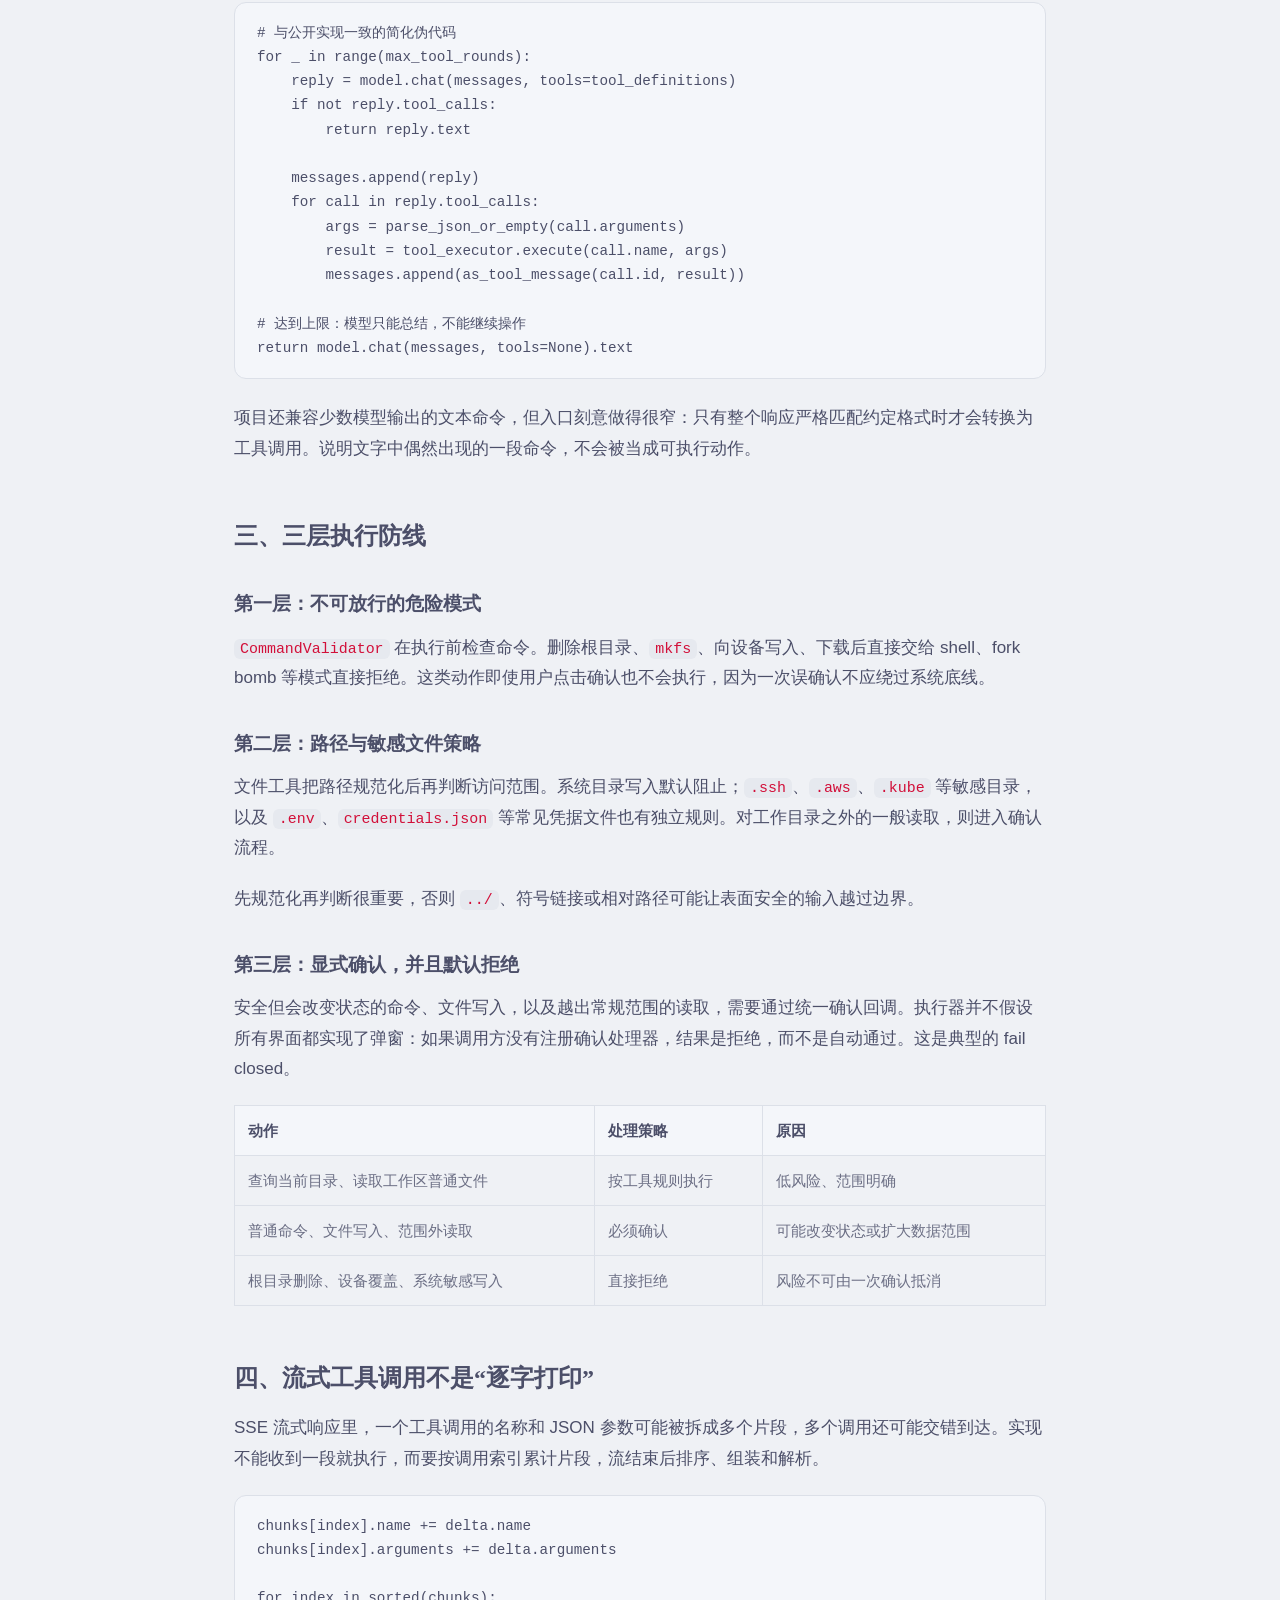
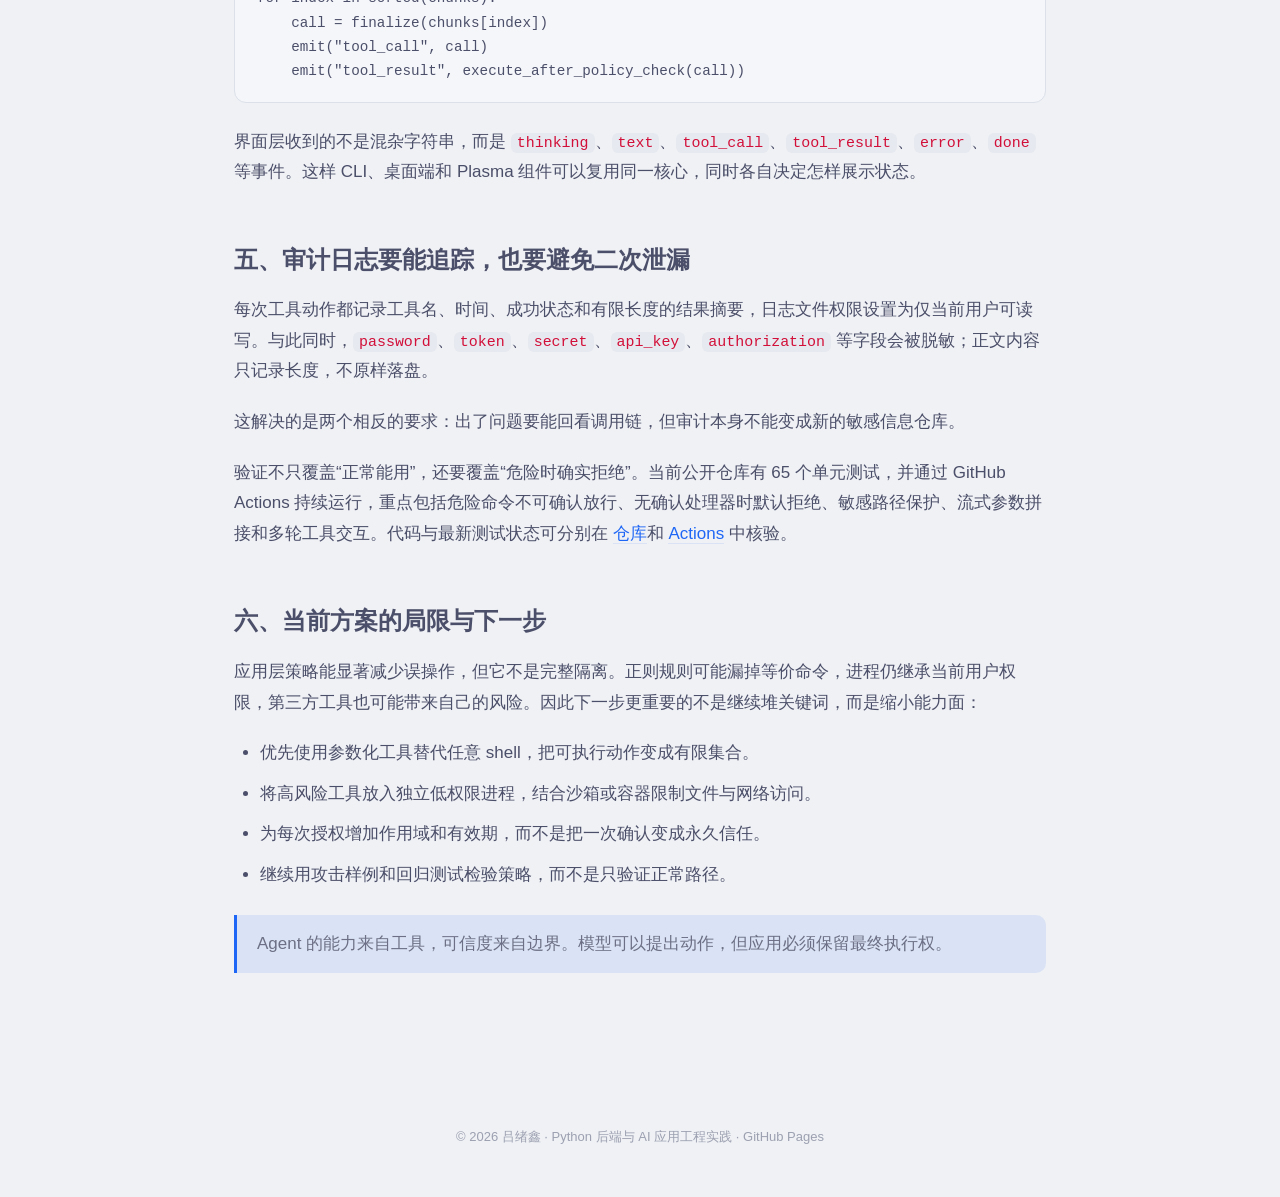
<file: posts/2026-09-04-llm-agent-safety-engineering.html>
<!DOCTYPE html>
<html lang="zh-CN">
<head>
  <meta charset="UTF-8">
  <meta name="viewport" content="width=device-width, initial-scale=1.0">
  <meta name="description" content="从 llm-assistant 的 Agent Loop、命令策略、路径边界、人工确认与审计日志，拆解本地 LLM Agent 的安全工程。">
  <title>本地 LLM Agent 如何安全地调用系统工具 · 吕绪鑫</title>
  <link rel="stylesheet" href="/assets/style.css">
  <link rel="icon" href="data:image/svg+xml,<svg xmlns='http://www.w3.org/2000/svg' viewBox='0 0 100 100'><text y='.9em' font-size='90'>🛠️</text></svg>">
</head>
<body>
  <div id="progress"></div>

  <nav class="site-nav">
    <a class="brand" href="/">吕绪鑫</a>
    <div class="nav-links">
      <a href="/">首页</a>
      <a href="/projects/">项目</a>
      <a href="/posts/" class="active">文章</a>
      <a href="/about.html">关于</a>
    </div>
    <div class="nav-right">
      <button id="theme-toggle" class="icon-btn" aria-label="切换明暗主题">🌙</button>
      <a class="icon-btn" href="https://github.com/silaslv" target="_blank" rel="noopener" aria-label="GitHub">🐙</a>
    </div>
  </nav>

  <aside class="toc">
    <div class="toc-title">目录</div>
    <a href="#sec-1">一、先定义风险边界</a>
    <a href="#sec-2">二、Agent Loop 如何收口</a>
    <a href="#sec-3">三、三层执行防线</a>
    <a href="#sec-4">四、流式调用的工程细节</a>
    <a href="#sec-5">五、审计与验证</a>
    <a href="#sec-6">六、局限与下一步</a>
  </aside>

  <main class="container">
    <header class="article-header">
      <a class="back" href="/posts/">← 返回文章列表</a>
      <h1>本地 LLM Agent 如何安全地调用系统工具</h1>
      <div class="byline">
        <span class="author">作者：吕绪鑫</span>
        <span class="sep">·</span>
        <span>Agent 工程实践 · 2026-09-04</span>
      </div>
    </header>

    <article class="article-body">
      <p class="lead">让模型回答问题并不难，难的是允许它读取文件、写入内容、执行命令之后，仍然保证行为可控。本文基于我的公开项目 <a href="https://github.com/silaslv/llm-assistant" target="_blank" rel="noopener">llm-assistant</a>，说明我怎样把不确定的模型输出，接到需要确定性的本地系统操作上。</p>

      <div class="article-note">本文讨论的是应用层防护，不等价于操作系统沙箱。文中的结构与行为可以在公开仓库中核对；涉及密钥、私人目录和真实审计内容的示例均已省略。</div>

      <h2 id="sec-1">一、先定义风险边界</h2>

      <p>本地 Agent 的风险不只来自模型“答错”。一旦接入工具，错误会从文本层进入系统层：误删文件、覆盖配置、读取凭据，或者把工具返回的不可信文本再次当成指令执行。我的威胁模型主要覆盖四类问题：</p>
      <ul>
        <li><strong>破坏性命令：</strong>删除根目录、格式化磁盘、覆盖块设备、关机重启等不可恢复动作。</li>
        <li><strong>敏感数据访问：</strong>密钥、云凭据、环境变量文件，以及系统伪文件系统中的内容。</li>
        <li><strong>权限边界漂移：</strong>一次普通对话，不能因为模型连续调用工具而悄悄扩大授权范围。</li>
        <li><strong>提示注入：</strong>网页、文件和工具输出都属于不可信输入，不能改变系统级规则。</li>
      </ul>

      <p>因此，系统提示词只是第一道软约束；真正的执行权必须掌握在应用代码里。</p>

      <pre class="flow">PyQt6 / CLI / KDE Plasma
          ↓
       llm_core
          ↓
Agent Loop ──→ 模型服务（HTTP / SSE）
          ↓
工具参数解析 → 安全策略 → 人工确认 → 执行器
                                  ↓
                              审计日志</pre>

      <h2 id="sec-2">二、Agent Loop 如何收口</h2>

      <p><code>AgentLoop</code> 负责“模型—工具—模型”的多轮循环。模型第一次回答可能包含普通文本，也可能包含一个或多个工具调用；应用执行通过校验的调用，再把结果作为 tool message 放回上下文，直到模型给出最终答案。</p>

      <p>这里有三个有意设置的边界：</p>
      <ol>
        <li><strong>限制工具轮数。</strong>轮数来自配置，避免模型无限调用、费用失控或在错误路径上循环。</li>
        <li><strong>解析失败不猜参数。</strong>工具参数不是合法 JSON 时退化为空对象，让工具校验明确失败，而不是尝试修补后执行。</li>
        <li><strong>到达上限后关闭工具。</strong>最后再请求一次不带工具定义的模型响应，只允许生成说明文字。</li>
      </ol>

      <pre class="code-block"><code># 与公开实现一致的简化伪代码
for _ in range(max_tool_rounds):
    reply = model.chat(messages, tools=tool_definitions)
    if not reply.tool_calls:
        return reply.text

    messages.append(reply)
    for call in reply.tool_calls:
        args = parse_json_or_empty(call.arguments)
        result = tool_executor.execute(call.name, args)
        messages.append(as_tool_message(call.id, result))

# 达到上限：模型只能总结，不能继续操作
return model.chat(messages, tools=None).text</code></pre>

      <p>项目还兼容少数模型输出的文本命令，但入口刻意做得很窄：只有整个响应严格匹配约定格式时才会转换为工具调用。说明文字中偶然出现的一段命令，不会被当成可执行动作。</p>

      <h2 id="sec-3">三、三层执行防线</h2>

      <h3>第一层：不可放行的危险模式</h3>

      <p><code>CommandValidator</code> 在执行前检查命令。删除根目录、<code>mkfs</code>、向设备写入、下载后直接交给 shell、fork bomb 等模式直接拒绝。这类动作即使用户点击确认也不会执行，因为一次误确认不应绕过系统底线。</p>

      <h3>第二层：路径与敏感文件策略</h3>

      <p>文件工具把路径规范化后再判断访问范围。系统目录写入默认阻止；<code>.ssh</code>、<code>.aws</code>、<code>.kube</code> 等敏感目录，以及 <code>.env</code>、<code>credentials.json</code> 等常见凭据文件也有独立规则。对工作目录之外的一般读取，则进入确认流程。</p>

      <p>先规范化再判断很重要，否则 <code>../</code>、符号链接或相对路径可能让表面安全的输入越过边界。</p>

      <h3>第三层：显式确认，并且默认拒绝</h3>

      <p>安全但会改变状态的命令、文件写入，以及越出常规范围的读取，需要通过统一确认回调。执行器并不假设所有界面都实现了弹窗：如果调用方没有注册确认处理器，结果是拒绝，而不是自动通过。这是典型的 fail closed。</p>

      <div class="table-wrap">
        <table>
          <thead><tr><th>动作</th><th>处理策略</th><th>原因</th></tr></thead>
          <tbody>
            <tr><td>查询当前目录、读取工作区普通文件</td><td>按工具规则执行</td><td>低风险、范围明确</td></tr>
            <tr><td>普通命令、文件写入、范围外读取</td><td>必须确认</td><td>可能改变状态或扩大数据范围</td></tr>
            <tr><td>根目录删除、设备覆盖、系统敏感写入</td><td>直接拒绝</td><td>风险不可由一次确认抵消</td></tr>
          </tbody>
        </table>
      </div>

      <h2 id="sec-4">四、流式工具调用不是“逐字打印”</h2>

      <p>SSE 流式响应里，一个工具调用的名称和 JSON 参数可能被拆成多个片段，多个调用还可能交错到达。实现不能收到一段就执行，而要按调用索引累计片段，流结束后排序、组装和解析。</p>

      <pre class="code-block"><code>chunks[index].name += delta.name
chunks[index].arguments += delta.arguments

for index in sorted(chunks):
    call = finalize(chunks[index])
    emit("tool_call", call)
    emit("tool_result", execute_after_policy_check(call))</code></pre>

      <p>界面层收到的不是混杂字符串，而是 <code>thinking</code>、<code>text</code>、<code>tool_call</code>、<code>tool_result</code>、<code>error</code>、<code>done</code> 等事件。这样 CLI、桌面端和 Plasma 组件可以复用同一核心，同时各自决定怎样展示状态。</p>

      <h2 id="sec-5">五、审计日志要能追踪，也要避免二次泄漏</h2>

      <p>每次工具动作都记录工具名、时间、成功状态和有限长度的结果摘要，日志文件权限设置为仅当前用户可读写。与此同时，<code>password</code>、<code>token</code>、<code>secret</code>、<code>api_key</code>、<code>authorization</code> 等字段会被脱敏；正文内容只记录长度，不原样落盘。</p>

      <p>这解决的是两个相反的要求：出了问题要能回看调用链，但审计本身不能变成新的敏感信息仓库。</p>

      <p>验证不只覆盖“正常能用”，还要覆盖“危险时确实拒绝”。当前公开仓库有 65 个单元测试，并通过 GitHub Actions 持续运行，重点包括危险命令不可确认放行、无确认处理器时默认拒绝、敏感路径保护、流式参数拼接和多轮工具交互。代码与最新测试状态可分别在 <a href="https://github.com/silaslv/llm-assistant" target="_blank" rel="noopener">仓库</a>和 <a href="https://github.com/silaslv/llm-assistant/actions" target="_blank" rel="noopener">Actions</a> 中核验。</p>

      <h2 id="sec-6">六、当前方案的局限与下一步</h2>

      <p>应用层策略能显著减少误操作，但它不是完整隔离。正则规则可能漏掉等价命令，进程仍继承当前用户权限，第三方工具也可能带来自己的风险。因此下一步更重要的不是继续堆关键词，而是缩小能力面：</p>
      <ul>
        <li>优先使用参数化工具替代任意 shell，把可执行动作变成有限集合。</li>
        <li>将高风险工具放入独立低权限进程，结合沙箱或容器限制文件与网络访问。</li>
        <li>为每次授权增加作用域和有效期，而不是把一次确认变成永久信任。</li>
        <li>继续用攻击样例和回归测试检验策略，而不是只验证正常路径。</li>
      </ul>

      <blockquote><p>Agent 的能力来自工具，可信度来自边界。模型可以提出动作，但应用必须保留最终执行权。</p></blockquote>
    </article>
  </main>

  <button id="top-btn" class="icon-btn" aria-label="返回顶部">↑</button>
  <footer>© 2026 吕绪鑫 · Python 后端与 AI 应用工程实践 · GitHub Pages</footer>
  <script src="/assets/main.js"></script>
</body>
</html>
</file>
<file: assets/style.css>
/* ==========================================================================
   吕绪鑫 · 个人网站 — Catppuccin 风格
   纯 CSS，无外部依赖；明暗主题由 [data-theme] + prefers-color-scheme 控制
   ========================================================================== */

:root {
  /* Latte（浅色） */
  --bg: #eff1f5;
  --bg-soft: #e6e9ef;
  --surface: #ffffff;
  --surface-1: #f4f6fa;
  --text: #4c4f69;
  --text-soft: #6c6f85;
  --text-faint: #9ca0b0;
  --accent: #1e66f5;
  --accent-2: #8839ef;
  --accent-soft: rgba(30, 102, 245, 0.10);
  --border: #dce0e8;
  --code-bg: #e6e9ef;
  --code-text: #d20f39;
  --shadow: 0 1px 2px rgba(76, 79, 105, 0.06), 0 8px 24px rgba(76, 79, 105, 0.08);
  --grad: linear-gradient(120deg, var(--accent), var(--accent-2));
  --selection: rgba(30, 102, 245, 0.18);
}

[data-theme="dark"] {
  /* Mocha（深色） */
  --bg: #1e1e2e;
  --bg-soft: #181825;
  --surface: #242438;
  --surface-1: #2a2a40;
  --text: #cdd6f4;
  --text-soft: #a6adc8;
  --text-faint: #7f849c;
  --accent: #89b4fa;
  --accent-2: #cba6f7;
  --accent-soft: rgba(137, 180, 250, 0.12);
  --border: #313244;
  --code-bg: #313244;
  --code-text: #f38ba8;
  --shadow: 0 1px 2px rgba(0, 0, 0, 0.3), 0 8px 24px rgba(0, 0, 0, 0.35);
  --grad: linear-gradient(120deg, var(--accent), var(--accent-2));
  --selection: rgba(137, 180, 250, 0.25);
}

* { box-sizing: border-box; }

html {
  scroll-behavior: smooth;
  -webkit-text-size-adjust: 100%;
}

body {
  margin: 0;
  background: var(--bg);
  color: var(--text);
  font-family: -apple-system, BlinkMacSystemFont, "PingFang SC", "Hiragino Sans GB",
    "Microsoft YaHei", "Noto Sans CJK SC", "Source Han Sans SC", sans-serif;
  font-size: 17px;
  line-height: 1.8;
  transition: background 0.25s ease, color 0.25s ease;
}

::selection { background: var(--selection); }

a { color: var(--accent); text-decoration: none; transition: opacity 0.15s ease; }
a:hover { opacity: 0.78; }

.container { max-width: 860px; margin: 0 auto; padding: 0 24px; }
.container-wide { max-width: 980px; margin: 0 auto; padding: 0 24px; }

/* ---------- 阅读进度条 ---------- */
#progress {
  position: fixed; top: 0; left: 0; height: 3px; width: 0;
  background: var(--grad); z-index: 100; transition: width 0.1s linear;
}

/* ---------- 顶部导航 ---------- */
.site-nav {
  display: flex; align-items: center; justify-content: space-between;
  padding: 20px 24px; max-width: 1080px; margin: 0 auto; gap: 16px;
  flex-wrap: wrap;
}
.site-nav .brand {
  font-weight: 700; font-size: 17px; letter-spacing: 0.01em; color: var(--text);
}
.site-nav .brand:hover { opacity: 1; color: var(--accent); }
.nav-links { display: flex; align-items: center; gap: 22px; margin: 0 auto; }
.nav-links a {
  color: var(--text-soft); font-size: 14px; padding: 4px 0;
  border-bottom: 2px solid transparent; transition: color 0.15s, border-color 0.15s;
}
.nav-links a:hover { opacity: 1; color: var(--text); }
.nav-links a.active { color: var(--accent); border-bottom-color: var(--accent); font-weight: 600; }
.nav-right { display: flex; align-items: center; gap: 10px; }

.icon-btn {
  border: 1px solid var(--border); background: var(--surface); color: var(--text);
  width: 38px; height: 38px; border-radius: 10px;
  display: inline-flex; align-items: center; justify-content: center;
  cursor: pointer; font-size: 16px;
  transition: transform 0.15s ease, border-color 0.15s ease, background 0.2s ease;
}
.icon-btn:hover { transform: translateY(-1px); border-color: var(--accent); }

/* ---------- 首页 Hero ---------- */
.hero { padding: 84px 0 48px; }
.hero .avatar {
  width: 72px; height: 72px; border-radius: 20px; background: var(--grad); color: #fff;
  display: flex; align-items: center; justify-content: center;
  font-size: 32px; font-weight: 700; margin-bottom: 26px;
  box-shadow: 0 8px 24px var(--accent-soft);
}
.hero h1 {
  margin: 0 0 14px; font-size: clamp(30px, 5vw, 42px); line-height: 1.22;
  letter-spacing: -0.01em;
  font-family: Georgia, "Songti SC", "Noto Serif CJK SC", "Source Han Serif SC", serif;
}
.hero h1 .grad { background: var(--grad); -webkit-background-clip: text; background-clip: text; color: transparent; }
.hero .tagline { color: var(--text-soft); font-size: 17px; margin: 0 0 22px; }
.hero .bio { color: var(--text-soft); max-width: 620px; margin: 0 0 30px; }
.hero .contacts { display: flex; flex-wrap: wrap; gap: 12px; align-items: center; }

.chip {
  display: inline-flex; align-items: center; gap: 8px; padding: 8px 15px;
  border-radius: 999px; border: 1px solid var(--border); background: var(--surface);
  color: var(--text-soft); font-size: 14px; cursor: pointer;
  transition: transform 0.15s ease, border-color 0.15s ease, background 0.2s ease;
}
a.chip:hover { opacity: 1; transform: translateY(-1px); border-color: var(--accent); }
button.chip { font-family: inherit; }
button.chip:hover { border-color: var(--accent); }
.chip .dot { color: var(--accent); font-weight: 700; }
.chip.copied { border-color: var(--accent); color: var(--accent); }

/* ---------- 首页栏目入口 ---------- */
.section-title {
  font-size: 13px; text-transform: uppercase; letter-spacing: 0.14em;
  color: var(--text-faint); margin: 0 0 18px; font-weight: 600;
}
.section-grid {
  display: grid; grid-template-columns: repeat(auto-fit, minmax(240px, 1fr)); gap: 16px; margin-bottom: 48px;
}
.evidence-grid { grid-template-columns: repeat(2, minmax(0, 1fr)); }
.entry-card {
  display: block; padding: 22px 24px; border: 1px solid var(--border);
  border-radius: 16px; background: var(--surface); box-shadow: var(--shadow);
  transition: transform 0.18s ease, border-color 0.18s ease;
}
.entry-card:hover { transform: translateY(-2px); border-color: var(--accent); opacity: 1; }
.entry-card .ico { font-size: 22px; margin-bottom: 10px; }
.entry-card h3 { margin: 0 0 6px; font-size: 17px; color: var(--text); }
.entry-card p { margin: 0; color: var(--text-soft); font-size: 14px; }

/* ---------- 文章列表 ---------- */
.post-card {
  display: block; padding: 22px 24px; border: 1px solid var(--border);
  border-radius: 16px; background: var(--surface); box-shadow: var(--shadow);
  margin-bottom: 16px; transition: transform 0.18s ease, border-color 0.18s ease;
}
.post-card:hover { transform: translateY(-2px); border-color: var(--accent); opacity: 1; }
.post-card .date { font-size: 13px; color: var(--text-faint); margin-bottom: 8px; font-variant-numeric: tabular-nums; }
.post-card h2 { margin: 0 0 8px; font-size: 19px; color: var(--text); line-height: 1.5; }
.post-card p { margin: 0; color: var(--text-soft); font-size: 15px; }

/* ---------- 通用页头 ---------- */
.page-header { padding: 56px 0 20px; }
.page-header h1 {
  margin: 0 0 10px; font-size: clamp(26px, 4vw, 34px); line-height: 1.3;
  letter-spacing: -0.01em;
  font-family: Georgia, "Songti SC", "Noto Serif CJK SC", "Source Han Serif SC", serif;
}
.page-header .sub { color: var(--text-soft); margin: 0; }

/* ---------- 关于我 ---------- */
.about-section { padding: 24px 0 16px; }
.about-section h2 {
  font-size: 20px; margin: 0 0 16px;
  font-family: Georgia, "Songti SC", "Noto Serif CJK SC", serif;
}
.about-section p { color: var(--text-soft); margin: 0 0 14px; }
.about-section p strong { color: var(--text); font-weight: 650; }

.tags { display: flex; flex-wrap: wrap; gap: 8px; margin-bottom: 8px; }
.tag {
  display: inline-block; padding: 4px 12px; border-radius: 999px;
  background: var(--accent-soft); color: var(--accent); font-size: 13px;
}

.timeline { position: relative; margin: 8px 0 0; padding-left: 22px; }
.timeline::before {
  content: ""; position: absolute; left: 5px; top: 6px; bottom: 6px;
  width: 2px; background: var(--border);
}
.timeline-item { position: relative; padding: 0 0 26px; }
.timeline-item::before {
  content: ""; position: absolute; left: -22px; top: 7px; width: 12px; height: 12px;
  border-radius: 50%; background: var(--surface); border: 2px solid var(--accent);
}
.timeline-item .period { font-size: 13px; color: var(--text-faint); margin-bottom: 4px; font-variant-numeric: tabular-nums; }
.timeline-item h3 { margin: 0 0 4px; font-size: 16px; color: var(--text); }
.timeline-item p { margin: 0; color: var(--text-soft); font-size: 15px; }

/* ---------- 项目 ---------- */
.project-card {
  padding: 24px; border: 1px solid var(--border); border-radius: 16px;
  background: var(--surface); box-shadow: var(--shadow); margin-bottom: 16px;
  transition: transform 0.18s ease, border-color 0.18s ease;
}
.project-card:hover { transform: translateY(-2px); border-color: var(--accent); }
.project-card .head { display: flex; align-items: flex-start; justify-content: space-between; gap: 12px; margin-bottom: 8px; flex-wrap: wrap; }
.project-card h3 { margin: 0; font-size: 17px; color: var(--text); }
.project-card p { margin: 0 0 12px; color: var(--text-soft); font-size: 15px; }
.project-card .tags { margin-bottom: 14px; }
.status {
  font-size: 12px; padding: 3px 10px; border-radius: 999px;
  border: 1px solid var(--border); color: var(--text-faint); white-space: nowrap;
}
.status.soon { color: var(--accent); border-color: var(--accent); }
.status.private { color: var(--text-faint); border-color: var(--border); }
.status.live { color: #2e7d32; border-color: #2e7d32; }
.status.work { color: var(--accent-2); border-color: var(--accent-2); }
.status.progress { color: #b26a00; border-color: #b26a00; }
.btn {
  display: inline-block; padding: 7px 16px; border-radius: 10px;
  border: 1px solid var(--accent); color: var(--accent); font-size: 14px;
  transition: background 0.15s ease, color 0.15s ease;
}
.btn:hover { background: var(--accent); color: #fff; opacity: 1; }
.btn.disabled { border-color: var(--border); color: var(--text-faint); pointer-events: none; }
.btn.secondary { border-color: var(--border); color: var(--text-soft); }
.btn.secondary:hover { border-color: var(--accent); background: var(--accent); color: #fff; }
.project-links { display: flex; flex-wrap: wrap; gap: 10px; }
.project-card { scroll-margin-top: 24px; }

/* ---------- 项目证据 ---------- */
.evidence-block { margin: 38px 0 8px; scroll-margin-top: 24px; }
.evidence-block h2 {
  margin: 0 0 8px; font-size: 21px;
  font-family: Georgia, "Songti SC", "Noto Serif CJK SC", "Source Han Serif SC", serif;
}
.evidence-note { margin: 0 0 18px; color: var(--text-soft); font-size: 14px; }
.evidence-gallery {
  display: grid; grid-template-columns: repeat(2, minmax(0, 1fr)); gap: 16px;
}
.evidence-item {
  margin: 0; overflow: hidden; border: 1px solid var(--border); border-radius: 16px;
  background: var(--surface); box-shadow: var(--shadow);
}
.evidence-item img {
  display: block; width: 100%; height: 260px; object-fit: cover; background: var(--surface-1);
}
.evidence-item.certificate-evidence img { object-fit: contain; }
.evidence-item figcaption { padding: 11px 14px 13px; color: var(--text-soft); font-size: 13px; }

/* ---------- 资源 ---------- */
.resource-group { margin-bottom: 34px; }
.resource-group h2 {
  font-size: 18px; margin: 0 0 12px; display: flex; align-items: center; gap: 8px;
  font-family: Georgia, "Songti SC", "Noto Serif CJK SC", serif;
}
.resource-group h2 .ext {
  font-size: 11px; font-weight: 600; letter-spacing: 0.06em;
  padding: 2px 8px; border-radius: 6px; background: var(--accent-soft); color: var(--accent);
  text-transform: uppercase;
}
.resource-item {
  display: flex; align-items: center; justify-content: space-between; gap: 16px;
  padding: 14px 18px; border: 1px solid var(--border); border-radius: 12px;
  background: var(--surface); margin-bottom: 10px;
}
.resource-item .name { color: var(--text); font-size: 15px; }
.resource-item .meta { color: var(--text-faint); font-size: 13px; flex-shrink: 0; }
.resource-item a.dl { color: var(--accent); font-size: 14px; white-space: nowrap; }
.empty-note {
  padding: 18px 20px; border: 1px dashed var(--border); border-radius: 12px;
  color: var(--text-faint); font-size: 14px; margin-bottom: 10px;
}

/* ---------- 作品集缩略图 ---------- */
.project-card .thumb {
  width: 100%; height: 150px; border-radius: 10px; overflow: hidden;
  background: var(--surface-1); border: 1px solid var(--border);
  display: flex; align-items: center; justify-content: center;
  color: var(--text-faint); font-size: 13px; margin-bottom: 14px;
}
.project-card .thumb img { width: 100%; height: 100%; object-fit: cover; display: block; }

/* ---------- 证书 ---------- */
.cert-grid {
  display: grid; grid-template-columns: repeat(auto-fill, minmax(240px, 1fr));
  gap: 16px; padding: 16px 0 32px;
}
.cert-card {
  border: 1px solid var(--border); border-radius: 16px; background: var(--surface);
  box-shadow: var(--shadow); overflow: hidden;
  transition: transform 0.18s ease, border-color 0.18s ease;
}
.cert-card:hover { transform: translateY(-2px); border-color: var(--accent); }
.cert-img {
  width: 100%; height: 180px; background: var(--surface-1);
  display: flex; align-items: center; justify-content: center;
  color: var(--text-faint); font-size: 13px; overflow: hidden;
}
.cert-img img { width: 100%; height: 100%; object-fit: contain; display: block; }
.cert-info { padding: 14px 16px 16px; }
.cert-info h3 { margin: 0 0 6px; font-size: 16px; color: var(--text); }
.cert-meta { font-size: 13px; color: var(--text-faint); }

/* ---------- 文章页 ---------- */
.article-header { padding: 60px 0 10px; }
.article-header .back {
  display: inline-flex; align-items: center; gap: 6px;
  font-size: 14px; color: var(--text-soft); margin-bottom: 26px;
}
.article-header h1 {
  margin: 0 0 18px; font-size: clamp(26px, 4.5vw, 36px); line-height: 1.35;
  letter-spacing: -0.01em;
  font-family: Georgia, "Songti SC", "Noto Serif CJK SC", "Source Han Serif SC", serif;
}
.byline { display: flex; flex-wrap: wrap; align-items: center; gap: 10px; color: var(--text-faint); font-size: 14px; }
.byline .sep { opacity: 0.5; }
.byline .author { color: var(--text-soft); }

.toc {
  position: fixed; top: 120px; right: calc(50% - 560px); width: 220px;
  font-size: 13px; line-height: 1.6; opacity: 0.85;
}
.toc .toc-title { font-size: 12px; text-transform: uppercase; letter-spacing: 0.12em; color: var(--text-faint); margin-bottom: 10px; }
.toc a { display: block; padding: 3px 0 3px 12px; border-left: 2px solid var(--border); color: var(--text-soft); transition: color 0.15s, border-color 0.15s; }
.toc a:hover { color: var(--text); opacity: 1; }
.toc a.active { color: var(--accent); border-left-color: var(--accent); font-weight: 600; }

.article-body { padding: 24px 0 96px; }
.article-body h2 {
  font-size: 24px; margin: 56px 0 18px; line-height: 1.4; scroll-margin-top: 80px;
  font-family: Georgia, "Songti SC", "Noto Serif CJK SC", "Source Han Serif SC", serif;
}
.article-body h3 { font-size: 19px; margin: 36px 0 14px; line-height: 1.5; scroll-margin-top: 80px; }
.article-body p { margin: 0 0 20px; color: var(--text); }
.article-body strong { color: var(--text); font-weight: 650; }
.article-body a { border-bottom: 1px solid var(--accent-soft); }
.article-body blockquote {
  margin: 24px 0; padding: 14px 20px; border-left: 3px solid var(--accent);
  background: var(--accent-soft); border-radius: 0 10px 10px 0; color: var(--text-soft);
}
.article-body blockquote p { margin: 0; color: inherit; }
.article-body ul, .article-body ol { margin: 0 0 20px; padding-left: 26px; }
.article-body li { margin-bottom: 10px; }
.article-body code {
  font-family: "SFMono-Regular", "JetBrains Mono", "Fira Code", Consolas, monospace;
  font-size: 0.88em; background: var(--code-bg); color: var(--code-text);
  padding: 2px 6px; border-radius: 6px;
}
.article-body hr { border: none; height: 1px; background: var(--border); margin: 48px 0; }
.article-body .flow {
  font-family: "SFMono-Regular", "JetBrains Mono", "Fira Code", Consolas, monospace;
  font-size: 0.9em; line-height: 1.65; white-space: pre;
  background: var(--surface-1); border: 1px solid var(--border);
  border-radius: 12px; padding: 18px 22px; margin: 18px 0;
  color: var(--text-soft); overflow-x: auto;
}
.article-body .code-block {
  font-family: "SFMono-Regular", "JetBrains Mono", "Fira Code", Consolas, monospace;
  font-size: 0.84em; line-height: 1.7; white-space: pre;
  background: var(--surface-1); border: 1px solid var(--border);
  border-radius: 12px; padding: 18px 22px; margin: 18px 0 24px;
  color: var(--text); overflow-x: auto;
}
.article-body .code-block code {
  padding: 0; border-radius: 0; background: transparent; color: inherit;
  font-size: inherit;
}
.article-note {
  margin: 22px 0; padding: 14px 18px; border: 1px solid var(--border);
  border-radius: 12px; background: var(--surface-1); color: var(--text-soft);
  font-size: 14px;
}
.table-wrap { margin: 18px 0 24px; overflow-x: auto; }
.article-body table { width: 100%; border-collapse: collapse; font-size: 15px; }
.article-body th, .article-body td {
  padding: 11px 13px; border: 1px solid var(--border); text-align: left; vertical-align: top;
}
.article-body th { background: var(--surface-1); color: var(--text); }
.article-body td { color: var(--text-soft); }
.article-figure { margin: 24px 0; }
.article-figure img {
  display: block; width: 100%; height: auto; max-height: 560px; object-fit: contain;
  border: 1px solid var(--border); border-radius: 14px; background: var(--surface-1);
}
.article-figure figcaption { margin-top: 9px; color: var(--text-faint); font-size: 13px; }
.article-figure-centered { max-width: 620px; margin-left: auto; margin-right: auto; }
.article-figure-narrow { max-width: 420px; }
.article-figure-grid {
  display: grid; grid-template-columns: repeat(2, minmax(0, 1fr)); gap: 14px; margin: 24px 0;
}
.article-figure-grid .article-figure { margin: 0; }
.article-figure-grid .article-figure img { height: 280px; object-fit: cover; }
.article-body .lead { font-size: 19px; color: var(--text-soft); }
.ending { font-size: 15px; color: var(--text-soft); font-style: italic; }

/* ---------- 返回顶部 ---------- */
#top-btn {
  position: fixed; right: 26px; bottom: 26px; opacity: 0; pointer-events: none;
  transform: translateY(8px); transition: opacity 0.2s ease, transform 0.2s ease;
}
#top-btn.show { opacity: 1; pointer-events: auto; transform: translateY(0); }

/* ---------- 页脚 ---------- */
footer { padding: 32px 24px 48px; text-align: center; color: var(--text-faint); font-size: 13px; }

/* ---------- 入场动画 ---------- */
@keyframes fadeUp {
  from { opacity: 0; transform: translateY(14px); }
  to { opacity: 1; transform: translateY(0); }
}
.animate { animation: fadeUp 0.5s ease both; }
.delay-1 { animation-delay: 0.06s; }
.delay-2 { animation-delay: 0.12s; }
.delay-3 { animation-delay: 0.18s; }

@media (prefers-reduced-motion: reduce) {
  html { scroll-behavior: auto; }
  .animate { animation: none; }
}

/* ---------- 响应式 ---------- */
@media (max-width: 1200px) { .toc { display: none; } }
@media (max-width: 720px) {
  .site-nav { justify-content: space-between; }
  .nav-links { order: 3; width: 100%; justify-content: center; gap: 18px; margin-top: 6px; }
}
@media (max-width: 560px) {
  body { font-size: 16px; }
  .hero { padding: 56px 0 36px; }
  .section-grid { grid-template-columns: 1fr; }
  .evidence-gallery { grid-template-columns: 1fr; }
  .evidence-item img { height: 220px; }
  .article-figure-grid { grid-template-columns: 1fr; }
  .article-figure-grid .article-figure img { height: auto; max-height: 420px; }
  .article-header { padding-top: 40px; }
  .nav-links a { font-size: 13px; }
}
</file>
